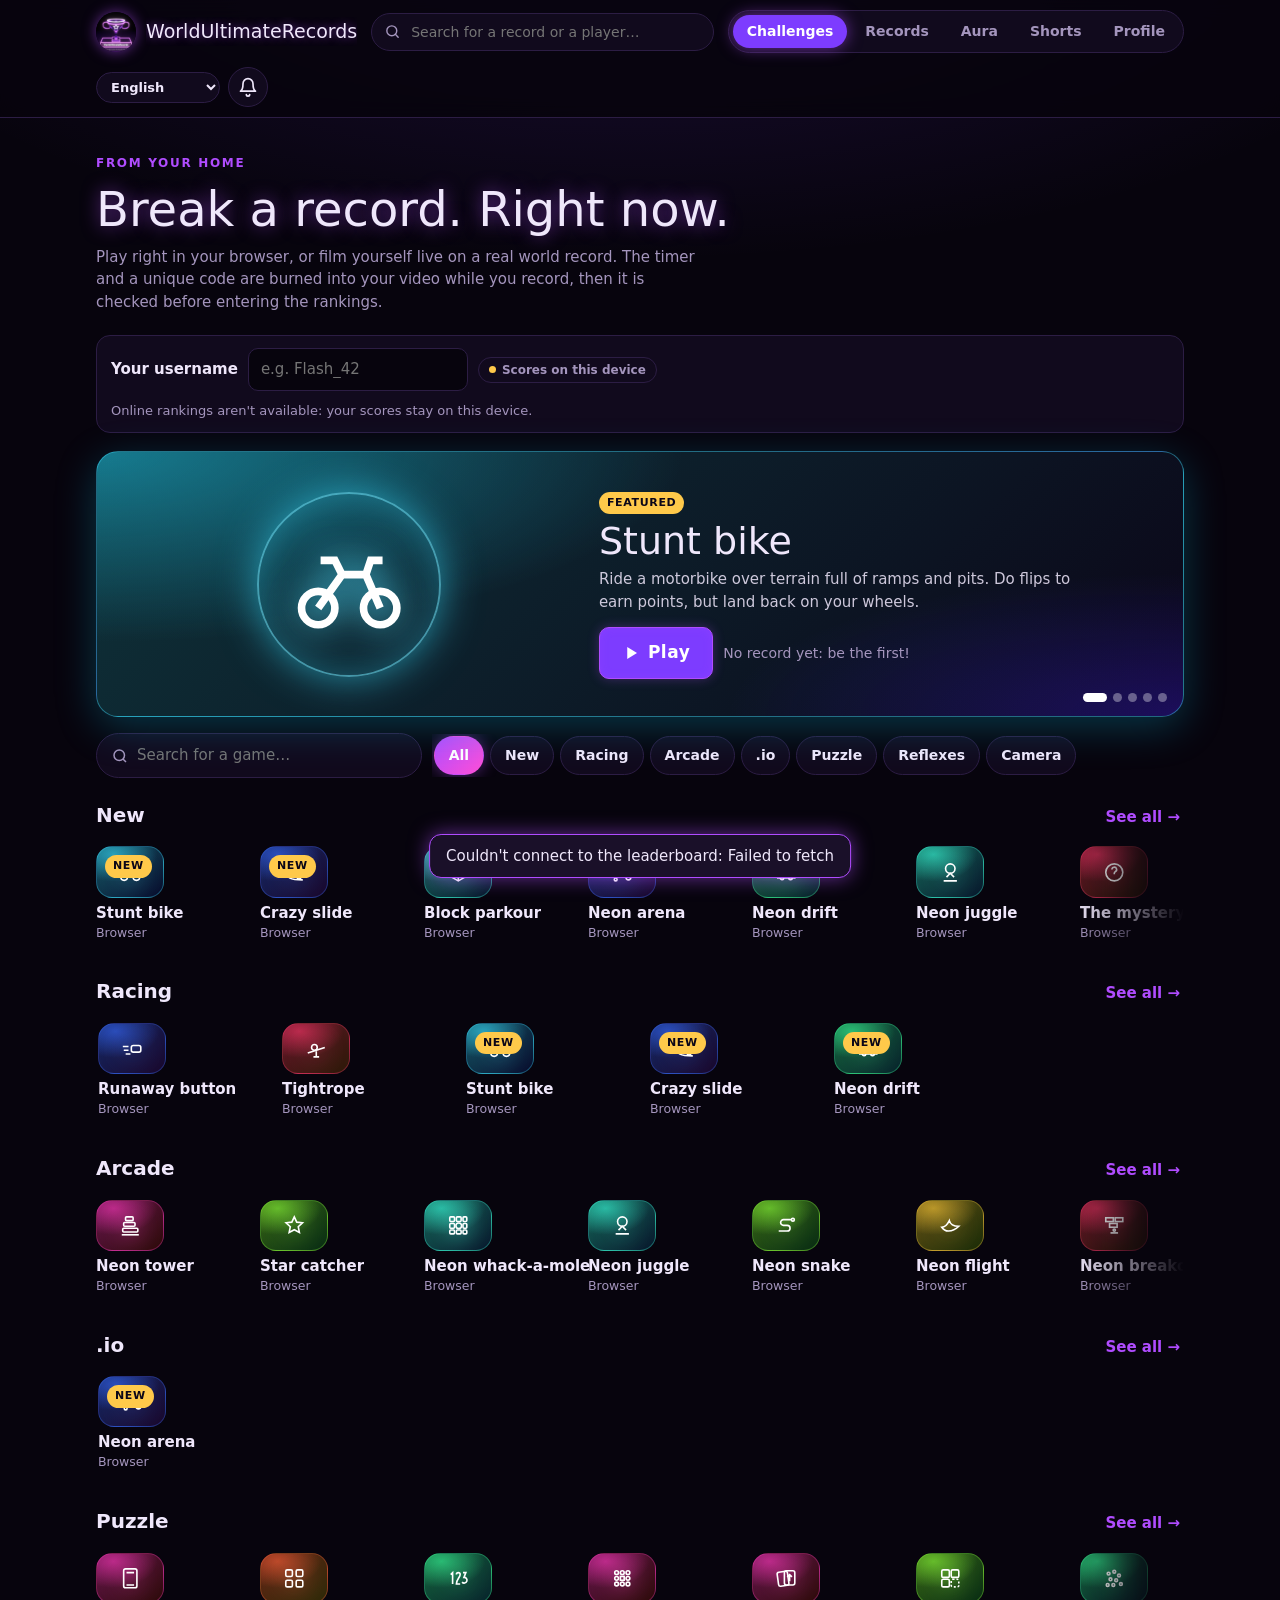
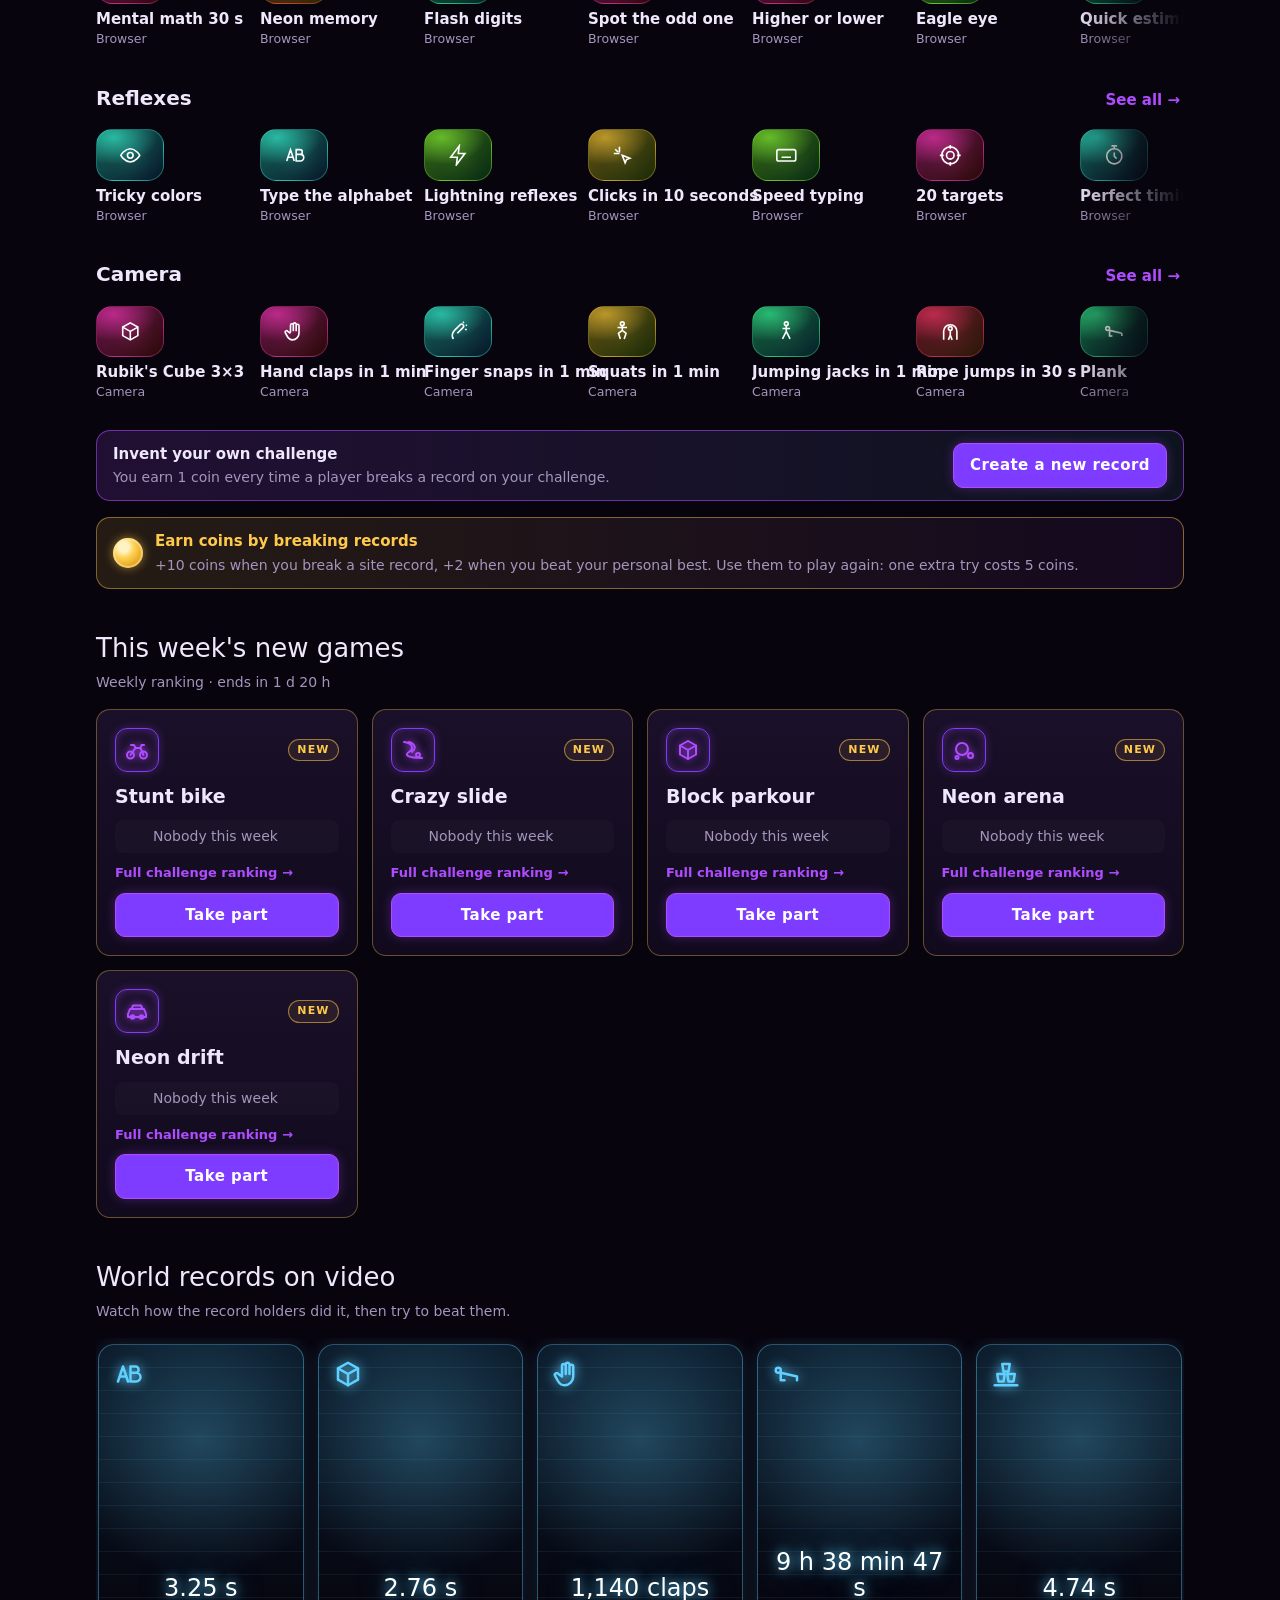
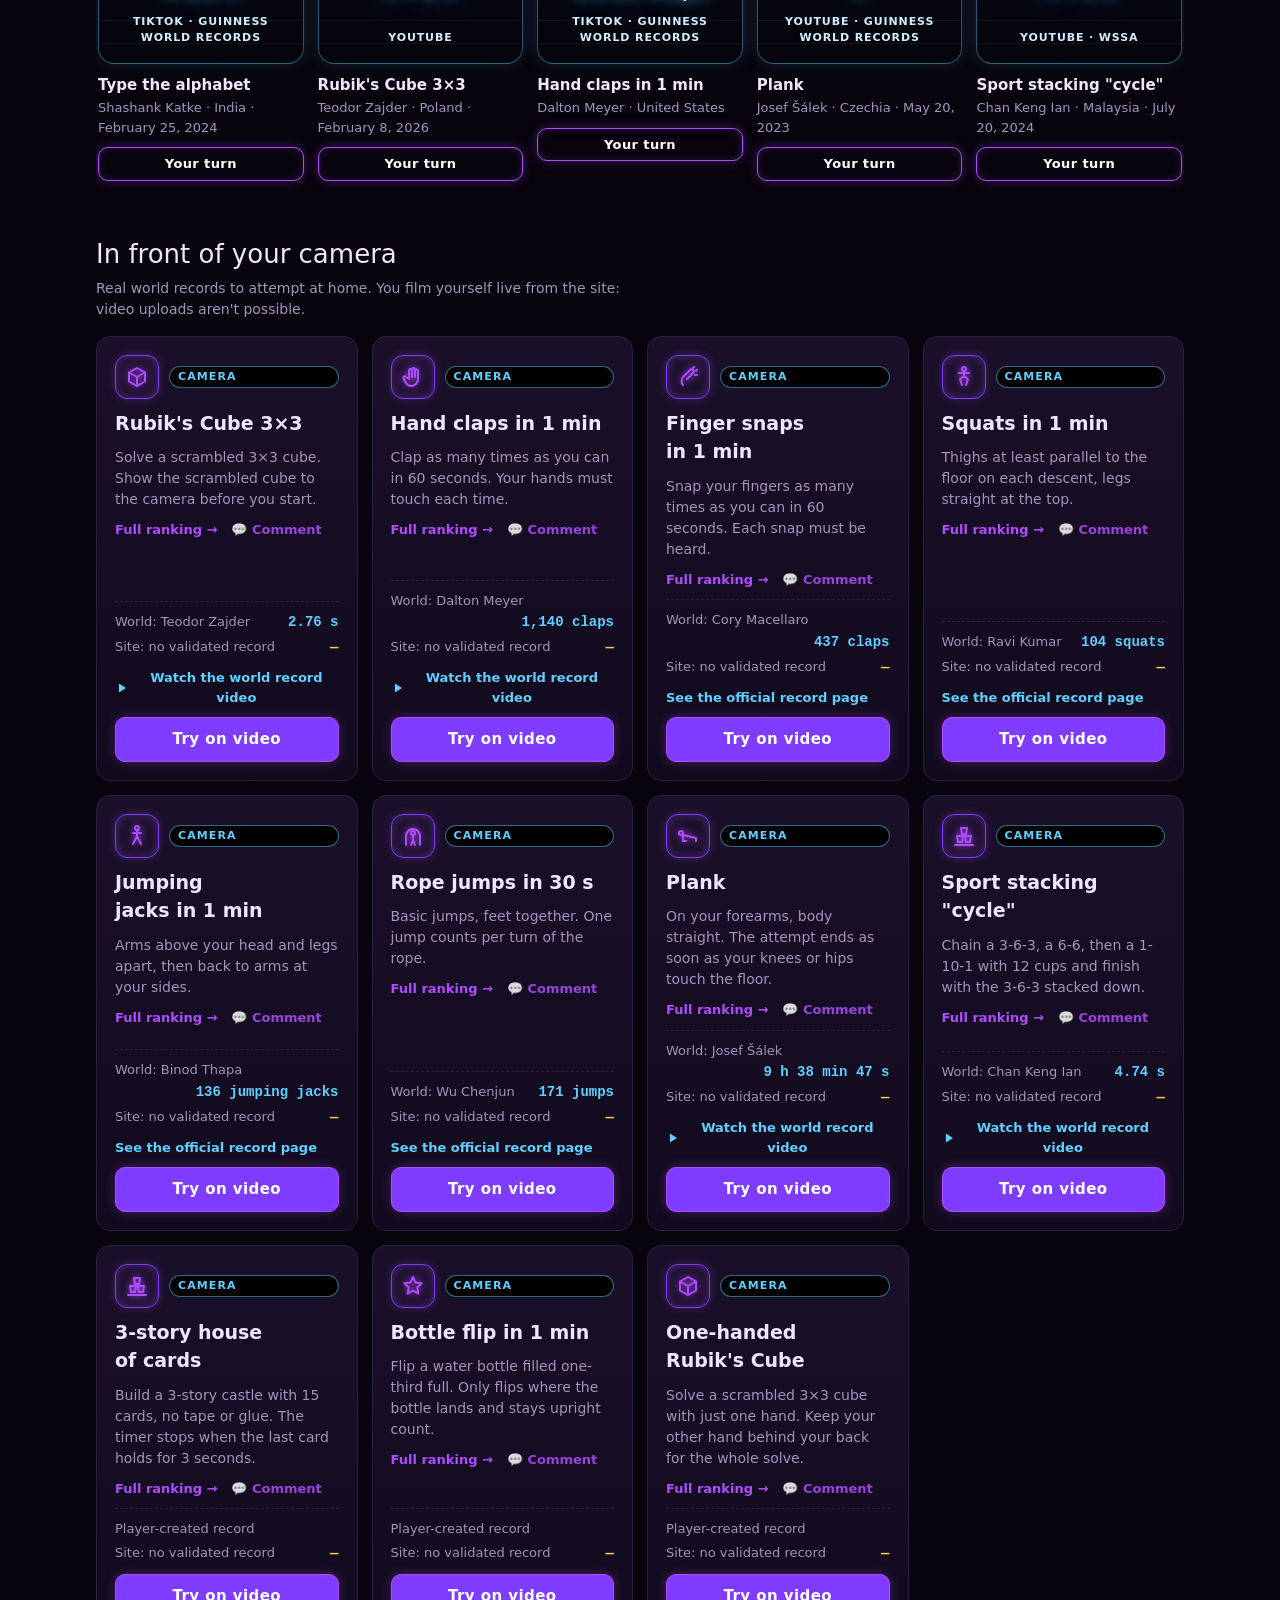
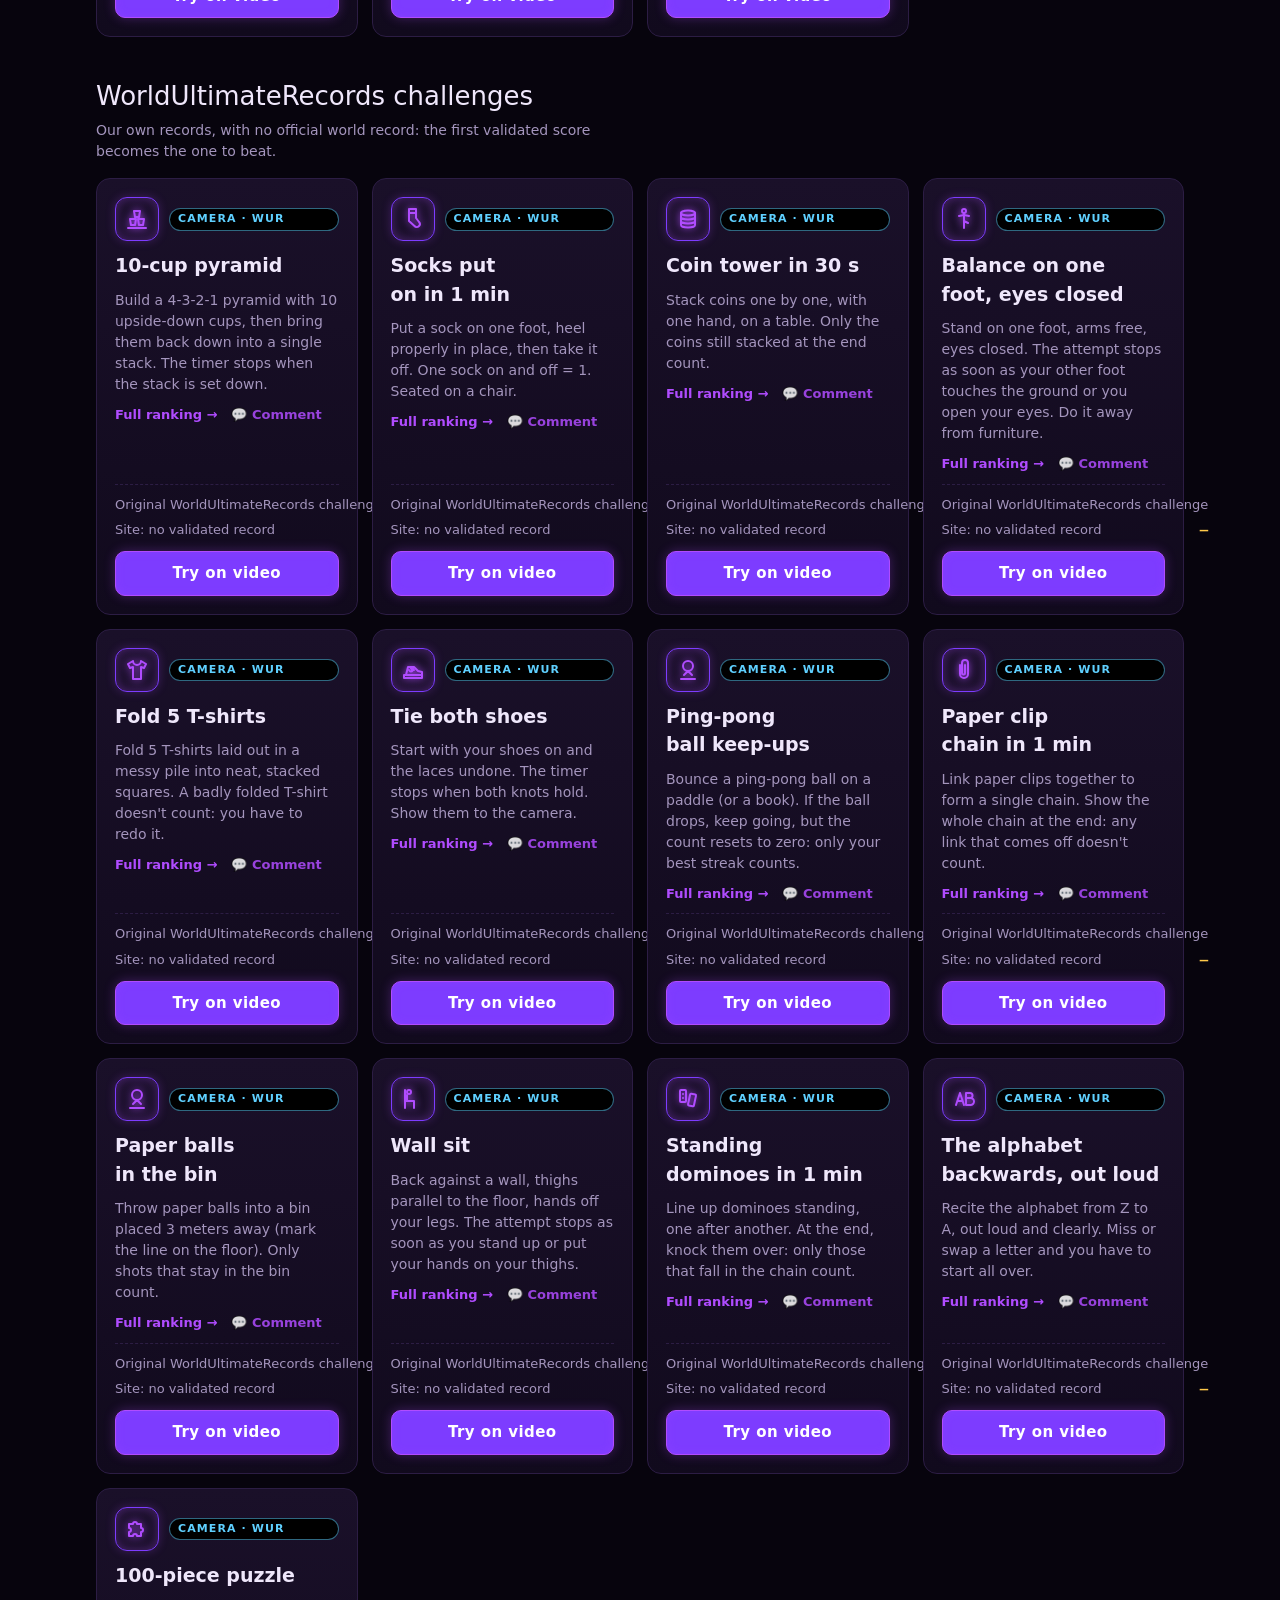
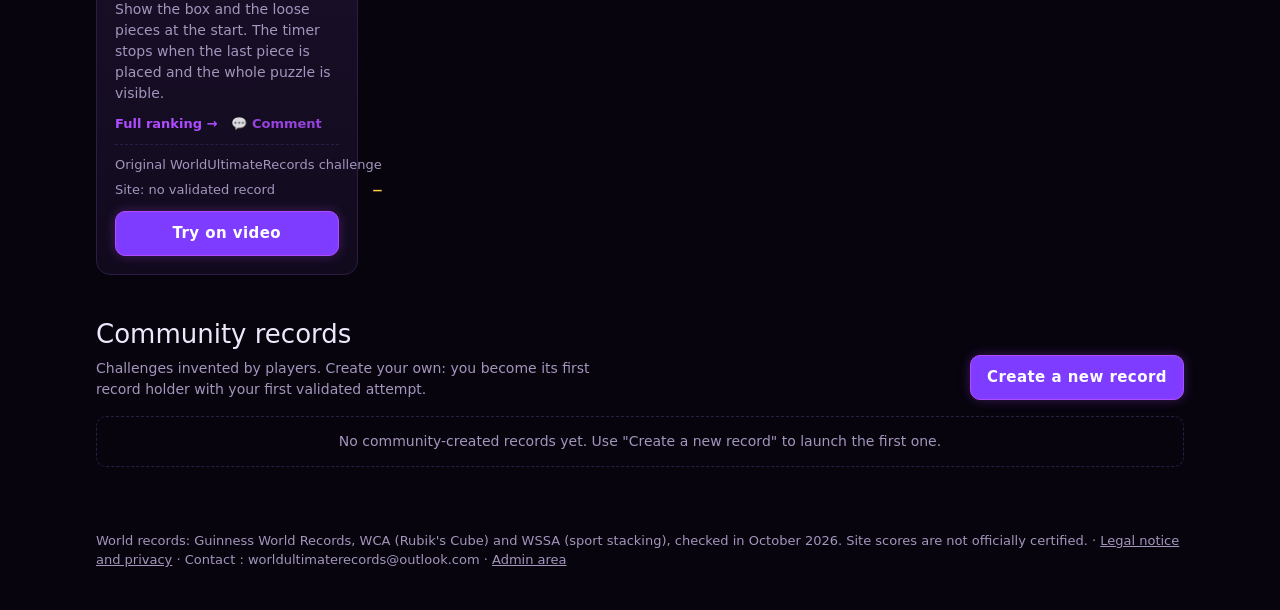
<file: index.html>
<!doctype html>
<html lang="fr">
<head>
<meta charset="utf-8">
<meta http-equiv="Content-Security-Policy" content="default-src 'self'; script-src 'self' https://challenges.cloudflare.com; style-src 'self' 'unsafe-inline' https://fonts.googleapis.com; font-src 'self' https://fonts.gstatic.com data:; img-src 'self' data: blob: https://*.supabase.co; media-src 'self' blob: https://*.supabase.co; connect-src 'self' https://*.supabase.co wss://*.supabase.co https://challenges.cloudflare.com; frame-src https://www.youtube-nocookie.com https://www.youtube.com https://www.tiktok.com https://challenges.cloudflare.com; worker-src 'self' blob:; object-src 'none'; base-uri 'self'; form-action 'self'; upgrade-insecure-requests">
<meta name="referrer" content="strict-origin-when-cross-origin">
<meta name="viewport" content="width=device-width,initial-scale=1,viewport-fit=cover">
<title>WorldUltimateRecords</title>
<meta name="description" content="Bats des records depuis chez toi : défis dans le navigateur, défis filmés en direct avec chrono incrusté, vrais records du monde en vidéo.">
<meta name="theme-color" content="#07040d">
<meta property="og:title" content="WorldUltimateRecords">
<meta property="og:description" content="Bats des records depuis chez toi et compare-toi aux records du monde.">
<meta property="og:image" content="img/partage.jpg">
<link rel="icon" href="img/logo.jpg">
<link rel="apple-touch-icon" href="img/logo-512.png">
<link rel="preconnect" href="https://fonts.googleapis.com">
<link rel="preconnect" href="https://fonts.gstatic.com" crossorigin>
<link rel="stylesheet" href="https://fonts.googleapis.com/css2?family=Tilt+Neon&family=Chakra+Petch:wght@400;500;600;700&family=JetBrains+Mono:wght@500;700&display=swap">
<link rel="stylesheet" href="styles.css?v=20261122d">
</head>
<body>
<header class="top">
  <div class="top-in">
    <a class="brand" href="#defis"><img src="img/logo.jpg" alt=""><b>WorldUltimateRecords</b></a>
    <div class="topsearch" role="search">
      <svg viewBox="0 0 24 24" aria-hidden="true"><circle cx="11" cy="11" r="7"/><path d="M20 20l-4-4"/></svg>
      <input id="topQ" type="search" placeholder="Rechercher un record ou un joueur…" aria-label="Rechercher un record ou un joueur" autocomplete="off" aria-controls="topRes" aria-expanded="false">
      <div class="topres" id="topRes" hidden></div>
    </div>
    <nav class="tabs" aria-label="Sections">
      <a href="#defis" data-tab="defis">Défis</a>
      <a href="#records" data-tab="records">Records</a>
      <a href="#aura" data-tab="aura">Aura</a>
      <a href="#shorts" data-tab="shorts">Shorts</a>
      <a href="#profil" data-tab="profil">Profil</a>
    </nav>
    <div class="top-actions">
      <a class="coinpill" id="coinPill" href="#profil" title="Mes pièces" hidden><span class="coin-ic" aria-hidden="true"></span><b id="coinCount" class="num">0</b></a>
      <a class="btn sm subscribe" id="subBtn" href="#" target="_blank" rel="noopener" hidden>S'abonner</a>
      <button class="bellbtn" id="bell" type="button" aria-label="Notifications" aria-expanded="false" aria-controls="notifPanel"><svg viewBox="0 0 24 24" aria-hidden="true"><path d="M6 8a6 6 0 0 1 12 0c0 7 3 9 3 9H3s3-2 3-9M10 21a2 2 0 0 0 4 0"/></svg><span class="bcount" id="bellCount" hidden>0</span></button>
      <div class="notif-panel" id="notifPanel" hidden><p class="eyebrow" style="padding:10px 12px 0">Notifications</p><div id="notifList"></div></div>
    </div>
  </div>
</header>
<div class="setup-wrap"><div class="setup" id="setupNote" hidden>Mode démo : Supabase n'est pas encore configuré (fichier config.js). Les scores restent sur cet appareil.</div></div>

<main>
  <section id="defis" class="view">
    <p class="eyebrow">Depuis chez toi</p>
    <h1>Bats un record. Maintenant.</h1>
    <p class="lede">Joue directement dans ton navigateur, ou filme-toi en direct sur un vrai record du monde. Le chrono et un code unique sont incrustés dans ta vidéo pendant l'enregistrement, puis elle est vérifiée avant d'entrer au classement.</p>
    <div class="player">
      <label for="pseudo">Ton pseudo</label>
      <input id="pseudo" class="field" maxlength="24" placeholder="ex. Flash_42" autocomplete="nickname">
      <span id="syncPill" class="status-pill"><i></i><span>Connexion…</span></span>
      <span class="note" id="syncNote">Ton pseudo apparaît à côté de tes scores dans les classements.</span>
    </div>

    <div class="portal" id="portal">
      <div class="pfeat" id="pFeat"></div>
      <div class="ptools">
        <div class="psearch"><svg viewBox="0 0 24 24" aria-hidden="true"><circle cx="11" cy="11" r="7"/><path d="M20 20l-4-4"/></svg><input id="pSearch" type="search" placeholder="Rechercher un jeu…" aria-label="Rechercher un jeu" autocomplete="off"></div>
        <div class="pcats" id="pCats" role="tablist" aria-label="Catégories de jeux"></div>
      </div>
      <div id="pRows"></div>
    </div>

    <div class="createtop"><p><b>Invente ton propre défi</b><span>Tu gagnes 1 pièce chaque fois qu'un joueur bat un record sur ton défi.</span></p><button class="btn solid" type="button" id="openCreateTop">Créer un nouveau record</button></div>

    <div class="coinsinfo"><span class="coin-ic" aria-hidden="true"></span><p><b>Gagne des pièces en battant des records</b><span>+10 pièces quand tu bats un record du site, +2 quand tu bats ton record perso. Utilise-les pour rejouer : un essai en plus coûte 5 pièces.</span></p></div>

    <div class="sec-head"><div><h2>Les nouveaux jeux de la semaine</h2><p id="weekLeft"></p></div></div>
    <div class="grid" id="weekly"></div>


    <div id="channelSec" hidden>
      <div class="sec-head"><div><h2>Sur la chaîne WorldUltimateRecords</h2><p>Les derniers Shorts de la chaîne. Abonne-toi pour ne rater aucun record.</p></div>
        <a class="btn solid" id="channelLink" href="#" target="_blank" rel="noopener">S'abonner à la chaîne</a></div>
      <div class="vids" id="shortsList"></div>
    </div>

    <div class="sec-head"><div><h2>Les records du monde en vidéo</h2><p>Regarde comment les recordmen ont fait, puis tente de les battre.</p></div></div>
    <div class="vids" id="vids"></div>

    <div class="sec-head"><div><h2>Devant ta caméra</h2><p>De vrais records du monde, à tenter chez toi. Tu te filmes en direct depuis le site : l'import de vidéo n'est pas possible.</p></div></div>
    <div class="grid" id="gridCam"></div>

    <div class="sec-head"><div><h2>Les défis WorldUltimateRecords</h2><p>Nos records maison, sans record du monde officiel : le premier score validé devient la référence à battre.</p></div></div>
    <div class="grid" id="gridWur"></div>

    <div class="sec-head"><div><h2>Records de la communauté</h2><p>Des défis inventés par les joueurs. Crée le tien : tu en deviens le premier recordman dès ta première tentative validée.</p></div>
      <button class="btn solid" id="openCreate" aria-expanded="false" aria-controls="createForm">Créer un nouveau record</button></div>
    <form class="create" id="createForm" hidden>
      <label class="full">Nom du record<input class="field" id="cName" maxlength="60" required placeholder="ex. Plus de chaussettes enfilées en 1 minute"></label>
      <label class="full">Règles<textarea class="field" id="cDesc" maxlength="240" rows="2" required placeholder="Ce qui compte, ce qui est interdit, comment filmer."></textarea></label>
      <label>Type de mesure
        <select class="field" id="cMode">
          <option value="count">Le plus de répétitions en un temps donné</option>
          <option value="time">Le temps le plus court</option>
          <option value="hold">La durée la plus longue</option>
        </select></label>
      <label id="cWinWrap">Durée de l'épreuve
        <select class="field" id="cWin"><option value="30">30 secondes</option><option value="60" selected>1 minute</option><option value="120">2 minutes</option></select></label>
      <label id="cUnitWrap">Ce qu'on compte<input class="field" id="cUnit" maxlength="20" placeholder="ex. chaussettes"></label>
      <div class="full row" style="justify-content:flex-start"><button class="btn solid" type="submit" id="cSubmit">Publier ce record</button><button class="btn ghost" type="button" id="cCancel">Annuler</button><span class="msg" id="cMsg"></span></div>
    </form>
    <div class="grid" id="gridCustom"></div>
  </section>

  <section id="records" class="view" hidden>
    <p class="eyebrow">Classements</p>
    <h1>Records actuels et tentatives</h1>
    <div class="search"><input id="q" class="field" type="search" placeholder="Rechercher un joueur ou un défi…" aria-label="Rechercher un joueur ou un défi"></div>
    <div class="chips" id="chips"></div>
    <div class="mod" id="modPanel" hidden>
      <h2>Vidéos à vérifier</h2>
      <p class="msg">Section réservée à l'administrateur. Vérifie que le code est lisible, que le chrono correspond et que la personne filmée est d'accord, puis valide ou refuse. Une vidéo refusée est supprimée.</p>
      <div class="mod-list" id="modPending"></div>
      <h2 style="margin-top:24px">Signalements</h2>
      <p class="msg">Une vidéo signalée 3 fois est masquée automatiquement. Rétablis-la ou supprime-la.</p>
      <div class="mod-list" id="modFlagged"></div>
    </div>
    <div class="recgrid" id="boards"></div>
    <div class="section-gap">
      <h2>Toutes les tentatives</h2>
      <div class="tablewrap"><table>
        <thead><tr><th>Quand</th><th>Joueur</th><th>Défi</th><th class="r">Score</th><th>Statut</th></tr></thead>
        <tbody id="attemptRows"></tbody>
      </table></div>
    </div>
  </section>

  <section id="aura" class="view" hidden>
    <p class="eyebrow">Battles d'aura</p>
    <h1>Qui a le plus d'aura ?</h1>
    <p class="lead">Poste une vidéo sur le thème de ton choix, du moment que tu y gagnes ou y perds de l'aura, ou défie quelqu'un en duel. La communauté vote : chaque vote compte <b class="aurapts">100 aura</b>.</p>
    <div class="row" style="justify-content:flex-start">
      <button class="btn solid" data-auranew="solo">Poster un moment d'aura</button>
      <button class="btn solid gold" data-auranew="duel">Lancer un duel</button>
    </div>
    <h2 class="section-gap">Les façons de gagner ou perdre de l'aura</h2>
    <p class="msg">Vote 👍 pour celles que tu trouves les plus justes : les plus votées montent en haut de la liste. 🎬 pour te filmer en train de la réaliser.</p>
    <div class="auraguide">
      <div class="auracol gain"><h2>Gagner de l'aura</h2><ul id="auraGain"></ul></div>
      <div class="auracol loss"><h2>Perdre de l'aura</h2><ul id="auraLoss"></ul></div>
    </div>
    <p class="msg">Pas de danger et pas de moquerie : une vidéo qui met quelqu'un en danger, l'humilie ou le filme sans son accord est refusée.</p>
    <div class="section-gap" id="ideasSec"><h2>Propose ta façon</h2>
      <p class="msg">Une idée de façon de gagner ou de perdre de l'aura ? Propose-la : une fois validée, elle s'ajoute aux listes ci-dessus et tout le monde peut voter.</p>
      <form class="ideaform" id="ideaForm">
        <div class="ideasign"><label><input type="radio" name="ideaSign" value="+" checked> Gagner</label><label><input type="radio" name="ideaSign" value="-"> Perdre</label></div>
        <select id="ideaPts" class="field" aria-label="Points d'aura"><option>1000</option><option>900</option><option>800</option><option>700</option><option>600</option><option selected>500</option><option>400</option><option>300</option><option>200</option><option>100</option></select>
        <input id="ideaText" class="field" maxlength="90" placeholder="ex. Garder son calme pendant l'alarme incendie">
        <button class="btn solid" type="submit">Proposer</button>
      </form>
      <p class="msg" id="ideaMsg"></p>
      <div id="auraIdeas"></div>
    </div>
    <div class="mod" id="auraMod" hidden></div>
    <div class="section-gap"><h2>Duels en cours · vote !</h2><p class="msg">Un vote par battle, modifiable. Les votes restent ouverts 7 jours.</p><div class="auragrid duels" id="auraDuels"></div></div>
    <div class="section-gap"><h2>Duels ouverts · relève le défi</h2><p class="msg">Réponds avec ta propre vidéo : le premier qui relève le duel devient l'adversaire.</p><div class="auragrid" id="auraOpen"></div></div>
    <div class="section-gap"><h2>Moments d'aura</h2>
      <div class="chips"><button class="chip" data-aurasort="top">Les plus votés</button><button class="chip" data-aurasort="new">Les plus récents</button></div>
      <div class="auragrid" id="auraSolo"></div></div>
    <div class="section-gap"><h2>Hall of aura</h2><div class="aurahall" id="auraHall"></div></div>
    <div class="section-gap"><h2>Battles terminées</h2><div class="auragrid duels" id="auraEnded"></div></div>
  </section>

  <section id="profil" class="view" hidden>
    <div id="profileBox"></div>
  </section>

  <section id="classement" class="view" hidden>
    <div id="rankBox"></div>
    <div id="cmtBox"></div>
  </section>

  <section id="ligue" class="view" hidden>
    <div id="leagueBox"></div>
  </section>

  <section id="legal" class="view legal" hidden>
    <p class="eyebrow">Informations</p>
    <h1>Mentions légales et confidentialité</h1>
    <h2>Éditeur du site</h2>
    <p>WorldUltimateRecords est édité par <b data-cfg="editor"></b><span data-cfg="siret"></span>. Contact : <b data-cfg="mail"></b>.</p>
    <h2>Hébergement</h2>
    <p>Site hébergé par GitHub, Inc., 88 Colin P. Kelly Jr. Street, San Francisco, CA 94107, États-Unis (GitHub Pages). Scores, profils et vidéos stockés chez Supabase, Inc. (supabase.com), sur des serveurs situés dans l'Union européenne.</p>
    <h2>Données collectées</h2>
    <ul>
      <li><b>Un identifiant anonyme</b>, créé automatiquement à ta première visite, pour relier tes scores à ton pseudo.</li>
      <li><b>Ton pseudo, tes scores et les records que tu crées</b>, affichés publiquement.</li>
      <li><b>Les vidéos de tes tentatives</b>, uniquement si tu les envoies. Elles sont publiques une fois envoyées, et vérifiées par l'administrateur.</li>
      <li><b>Ton adresse e-mail</b>, uniquement si tu choisis de protéger ton compte. Elle n'est jamais affichée ni transmise.</li>
      <li><b>Tes signalements</b>, visibles seulement par toi et l'administrateur.</li>
      <li><b>Tes commentaires</b>, affichés publiquement sous les défis avec ton pseudo. Tu peux les supprimer à tout moment.</li>
      <li><b>Tes pièces</b> : leur nombre et l'historique de ce qui t'en a fait gagner ou dépenser. Ce sont des pièces de jeu, sans valeur en argent.</li>
      <li><b>Des statistiques de visite anonymes</b> : pages ouvertes, parties jouées, type d'appareil et site d'origine, pour améliorer le jeu. Elles ne sont ni vendues, ni utilisées pour de la publicité.</li>
    </ul>
    <p>Ces données servent uniquement à faire fonctionner et à améliorer le site. Elles ne sont ni vendues, ni utilisées pour de la publicité. Elles sont conservées jusqu'à ce que tu les supprimes, ou jusqu'à leur suppression par l'administrateur.</p>
    <h2>Mineurs</h2>
    <p>En France, un mineur de moins de 15 ans ne peut publier une vidéo de lui qu'avec l'accord d'un parent. Avant chaque envoi, tu dois confirmer avoir 15 ans ou plus, ou l'accord d'un parent. Un parent peut demander la suppression d'une vidéo à tout moment à l'adresse de contact : elle est supprimée sans justificatif.</p>
    <h2>Tes droits</h2>
    <p>Tu peux consulter, modifier ou supprimer tes données à tout moment depuis <a href="#profil">ton profil</a> (bouton « Supprimer mon compte »). Pour toute autre demande (accès, rectification, opposition), écris à l'adresse de contact. Si tu n'obtiens pas de réponse, tu peux saisir la CNIL (cnil.fr).</p>
    <h2>Cookies et stockage</h2>
    <p>Le site n'utilise aucun cookie publicitaire. Il compte ses visites et ses parties de façon anonyme, sans outil extérieur. Il enregistre dans ton navigateur ta session et ton pseudo, nécessaires au fonctionnement. Les vidéos YouTube et TikTok ne se chargent que si tu cliques dessus ; ces services peuvent alors déposer leurs propres cookies. La vérification anti-robot est assurée par Cloudflare Turnstile.</p>
    <h2>Sécurité des défis</h2>
    <p>Les défis sont conçus pour être faits chez soi sans danger. Prépare un espace dégagé, arrête-toi en cas de douleur et ne prends aucun risque pour un record. Les records du monde cités appartiennent à leurs détenteurs et organismes (Guinness World Records, WCA, WSSA) ; WorldUltimateRecords n'est affilié à aucun d'eux.</p>
  </section>

  <section id="shorts" class="view" hidden>
    <p class="feed-hint">Fais défiler vers le haut pour le suivant · touche une vidéo pour le son</p>
    <div class="feed" id="feed"></div>
  </section>
</main>
<footer class="foot">
  Records du monde : Guinness World Records, WCA (Rubik's Cube) et WSSA (sport stacking), vérifiés en octobre 2026. Les scores du site ne sont pas homologués officiellement.
  · <a href="#legal">Mentions légales et confidentialité</a> <span id="footContact"></span>
  · <button class="admin-link" id="adminBtn" type="button">Espace admin</button>
</footer>

<div class="arena" id="arena" hidden>
  <div class="arena-top"><span class="arena-ico" id="arenaIco" aria-hidden="true"></span><h2 id="arenaTitle">Défi</h2><button class="btn ghost x" id="arenaClose">Quitter</button></div>
  <div class="stage" id="stage"></div>
</div>
<div class="modal" id="modal" hidden role="dialog" aria-modal="true" aria-labelledby="modalTitle">
  <div class="modal-box">
    <div class="row"><b id="modalTitle"></b><button class="btn ghost sm" id="modalClose">Fermer</button></div>
    <div class="frame" id="modalFrame"></div>
    <div class="modalcmts" id="modalCmts" hidden></div>
    <a class="msg" id="modalLink" href="#" target="_blank" rel="noopener">La vidéo ne s'affiche pas ? Ouvre-la sur le site d'origine.</a>
  </div>
</div>
<div class="toast" id="toast" hidden></div>
<div class="captcha" id="captchaBox" hidden><div class="captcha-box"><p class="msg">Vérification anti-robot…</p><div id="captchaWidget"></div></div></div>

<script src="config.js?v=20261122d"></script>
<script src="vendor/supabase.js"></script>
<script src="app.js?v=20261122d"></script>
<script src="i18n.js?v=20261122d"></script>
</body>
</html>
</file>
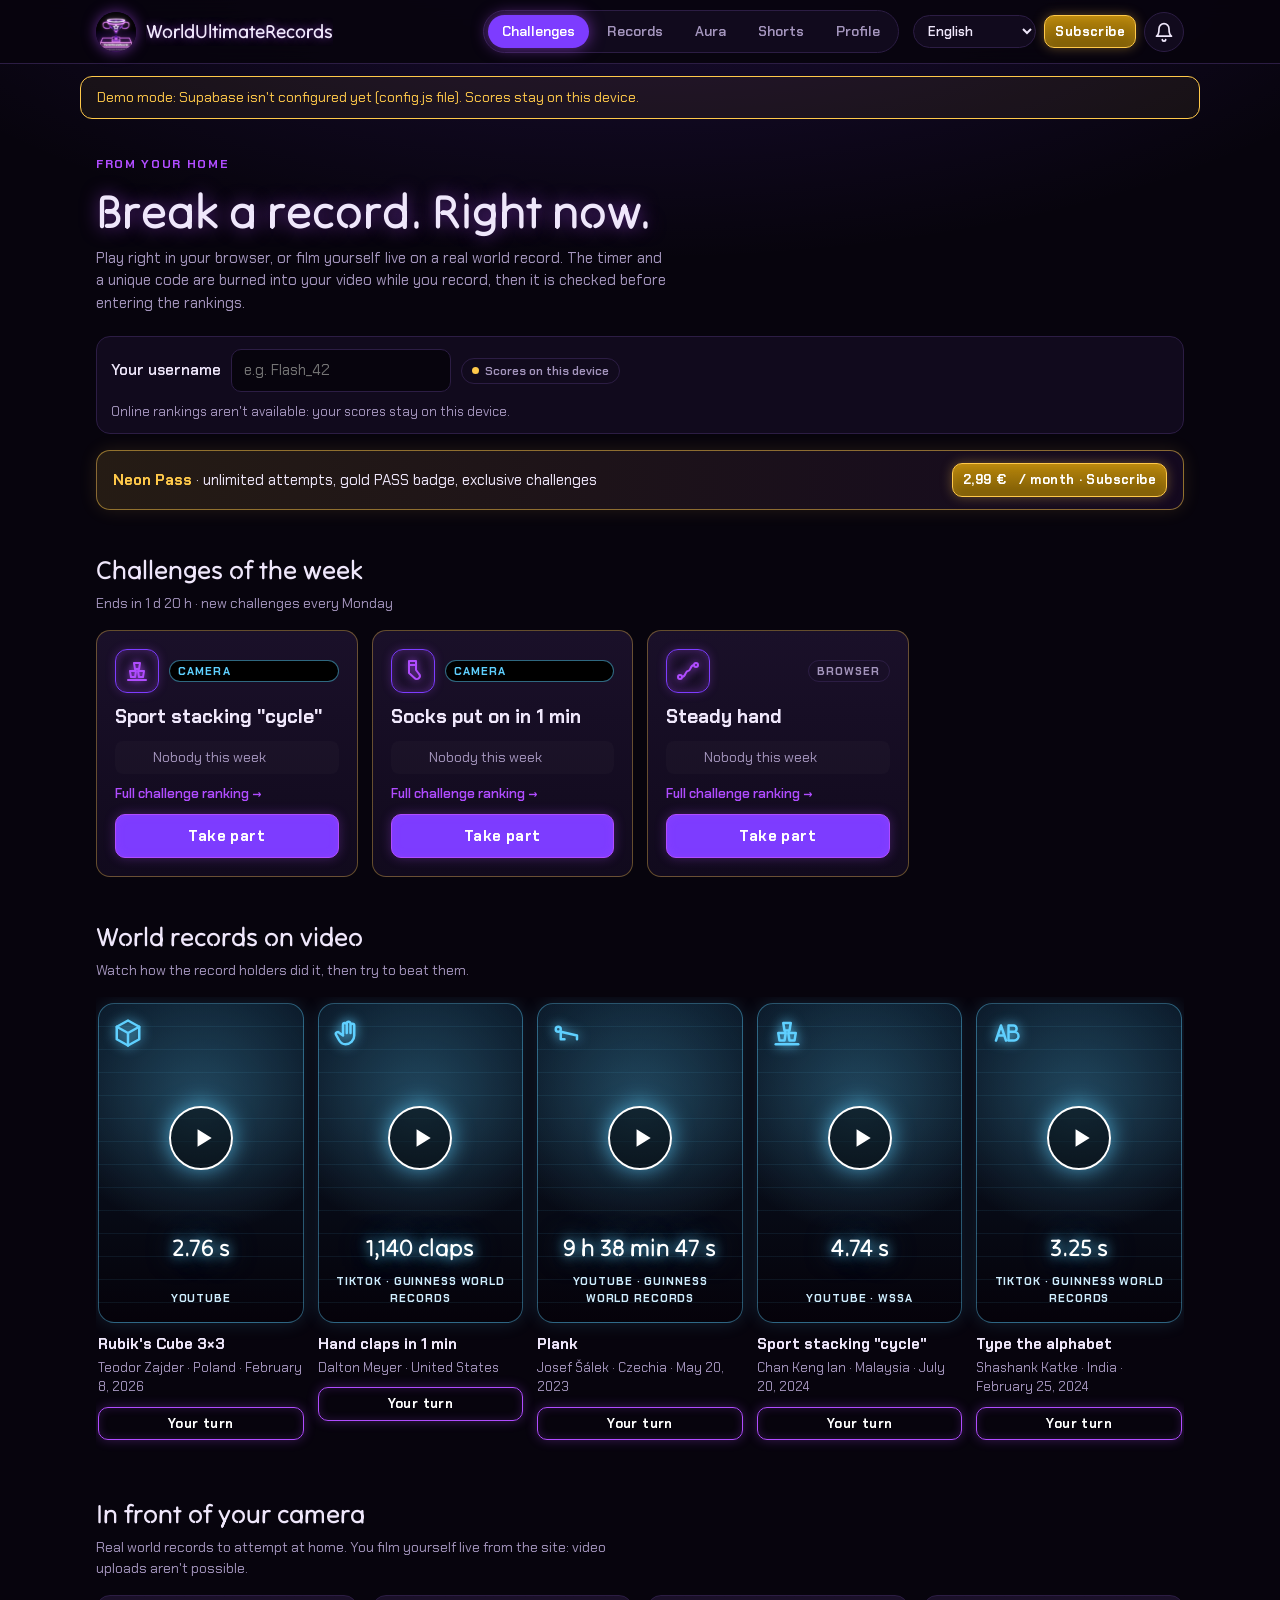
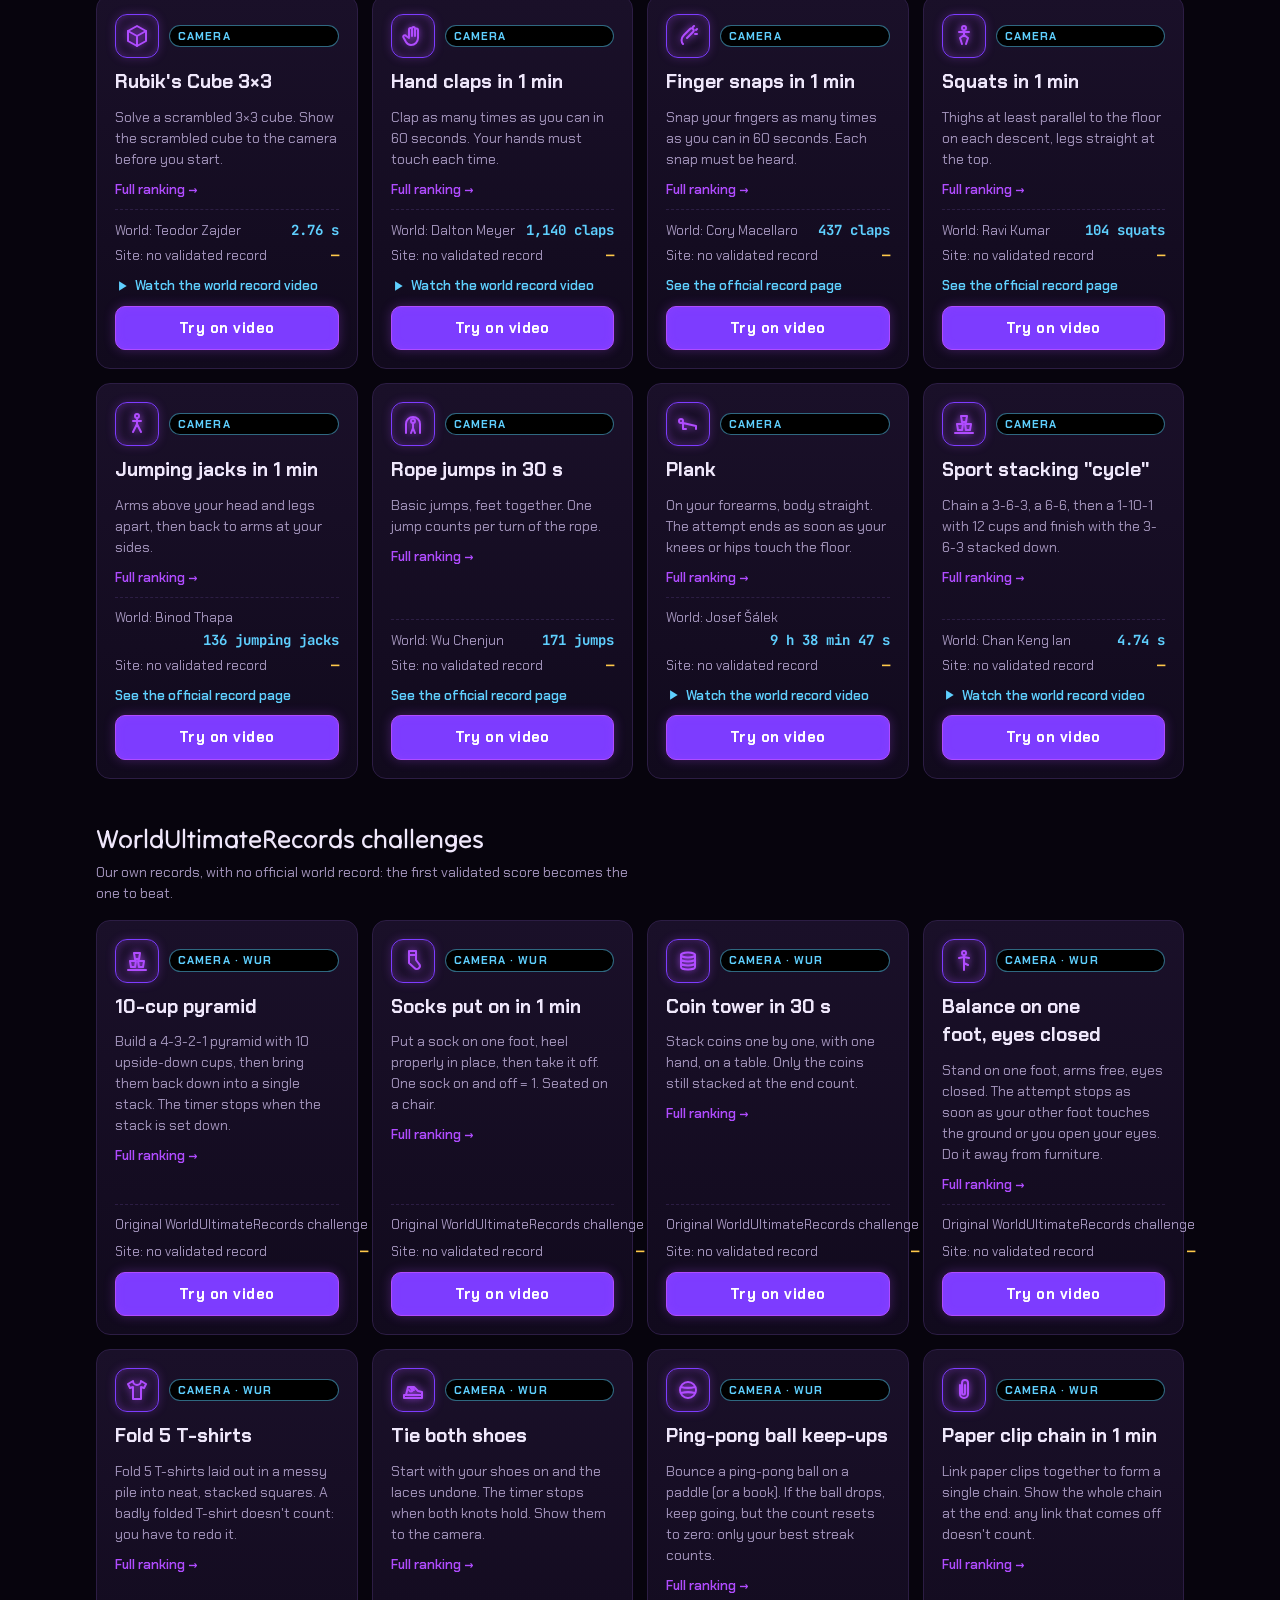
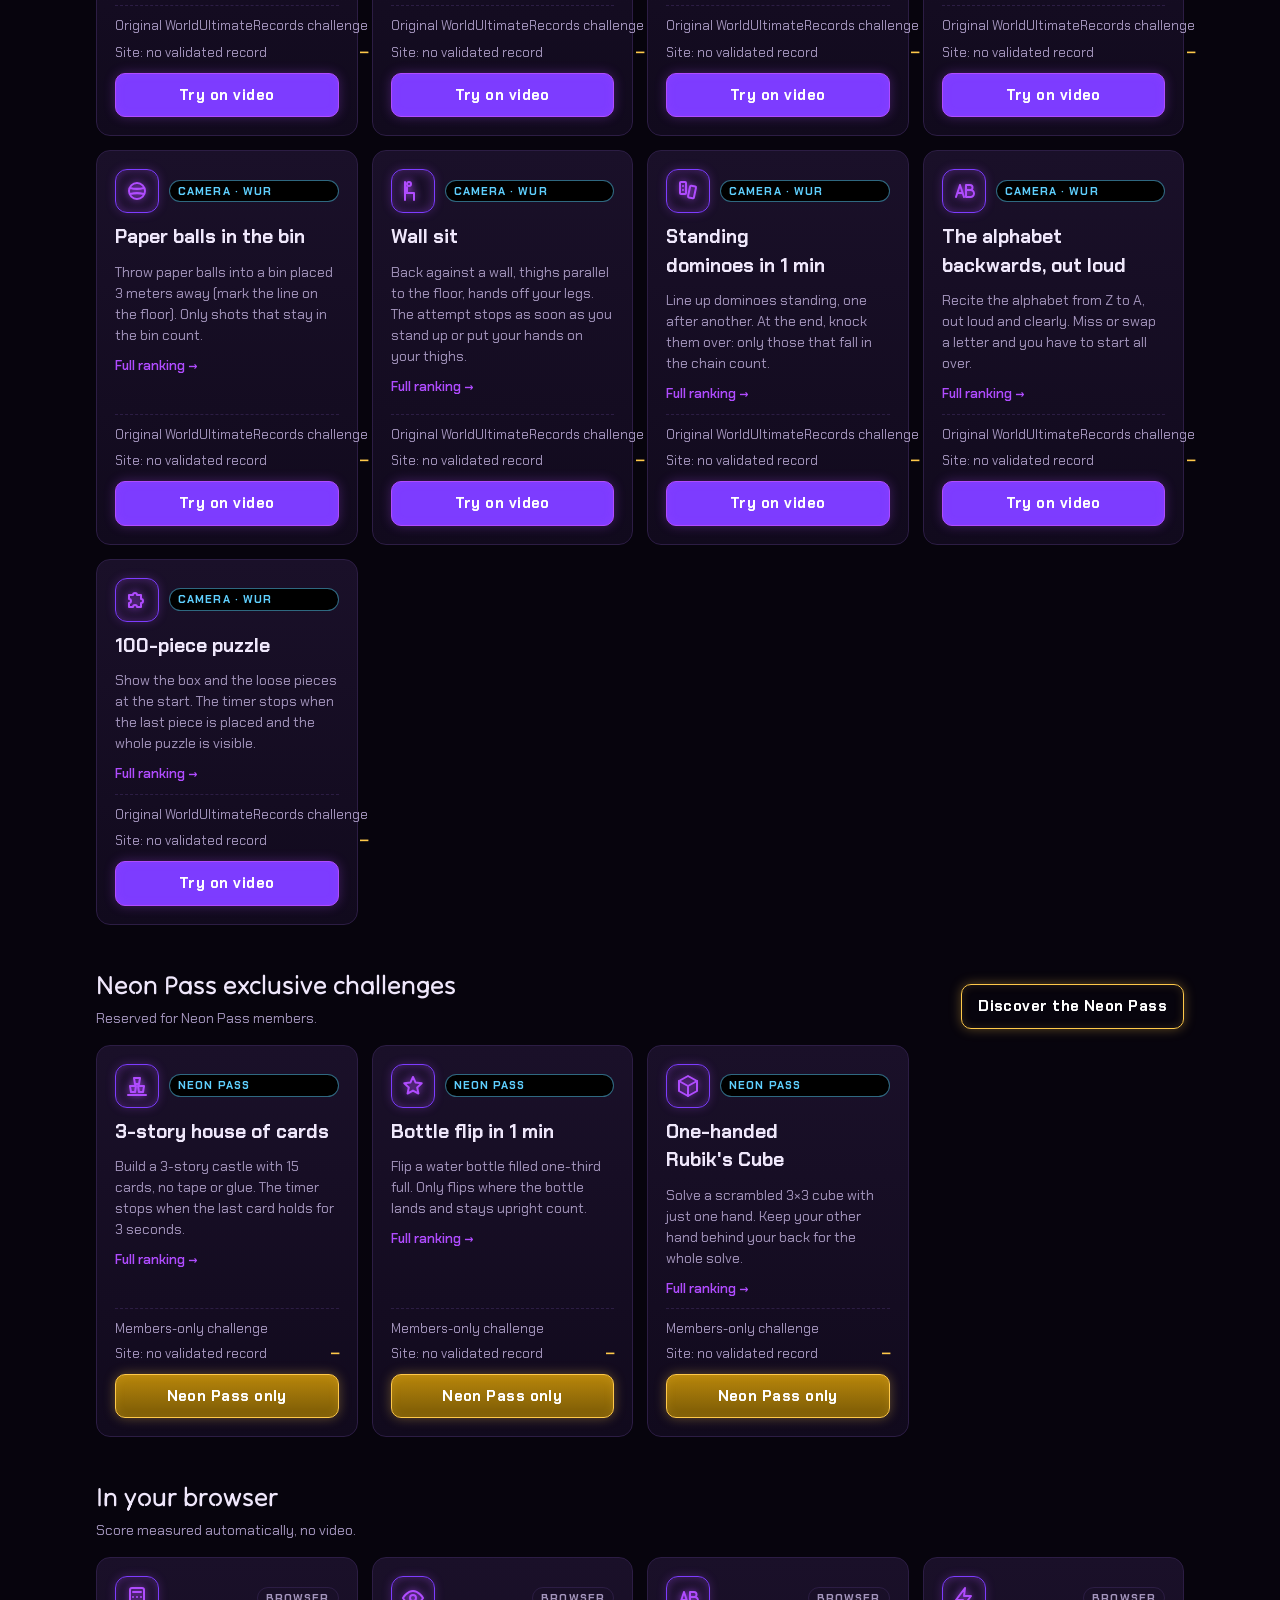
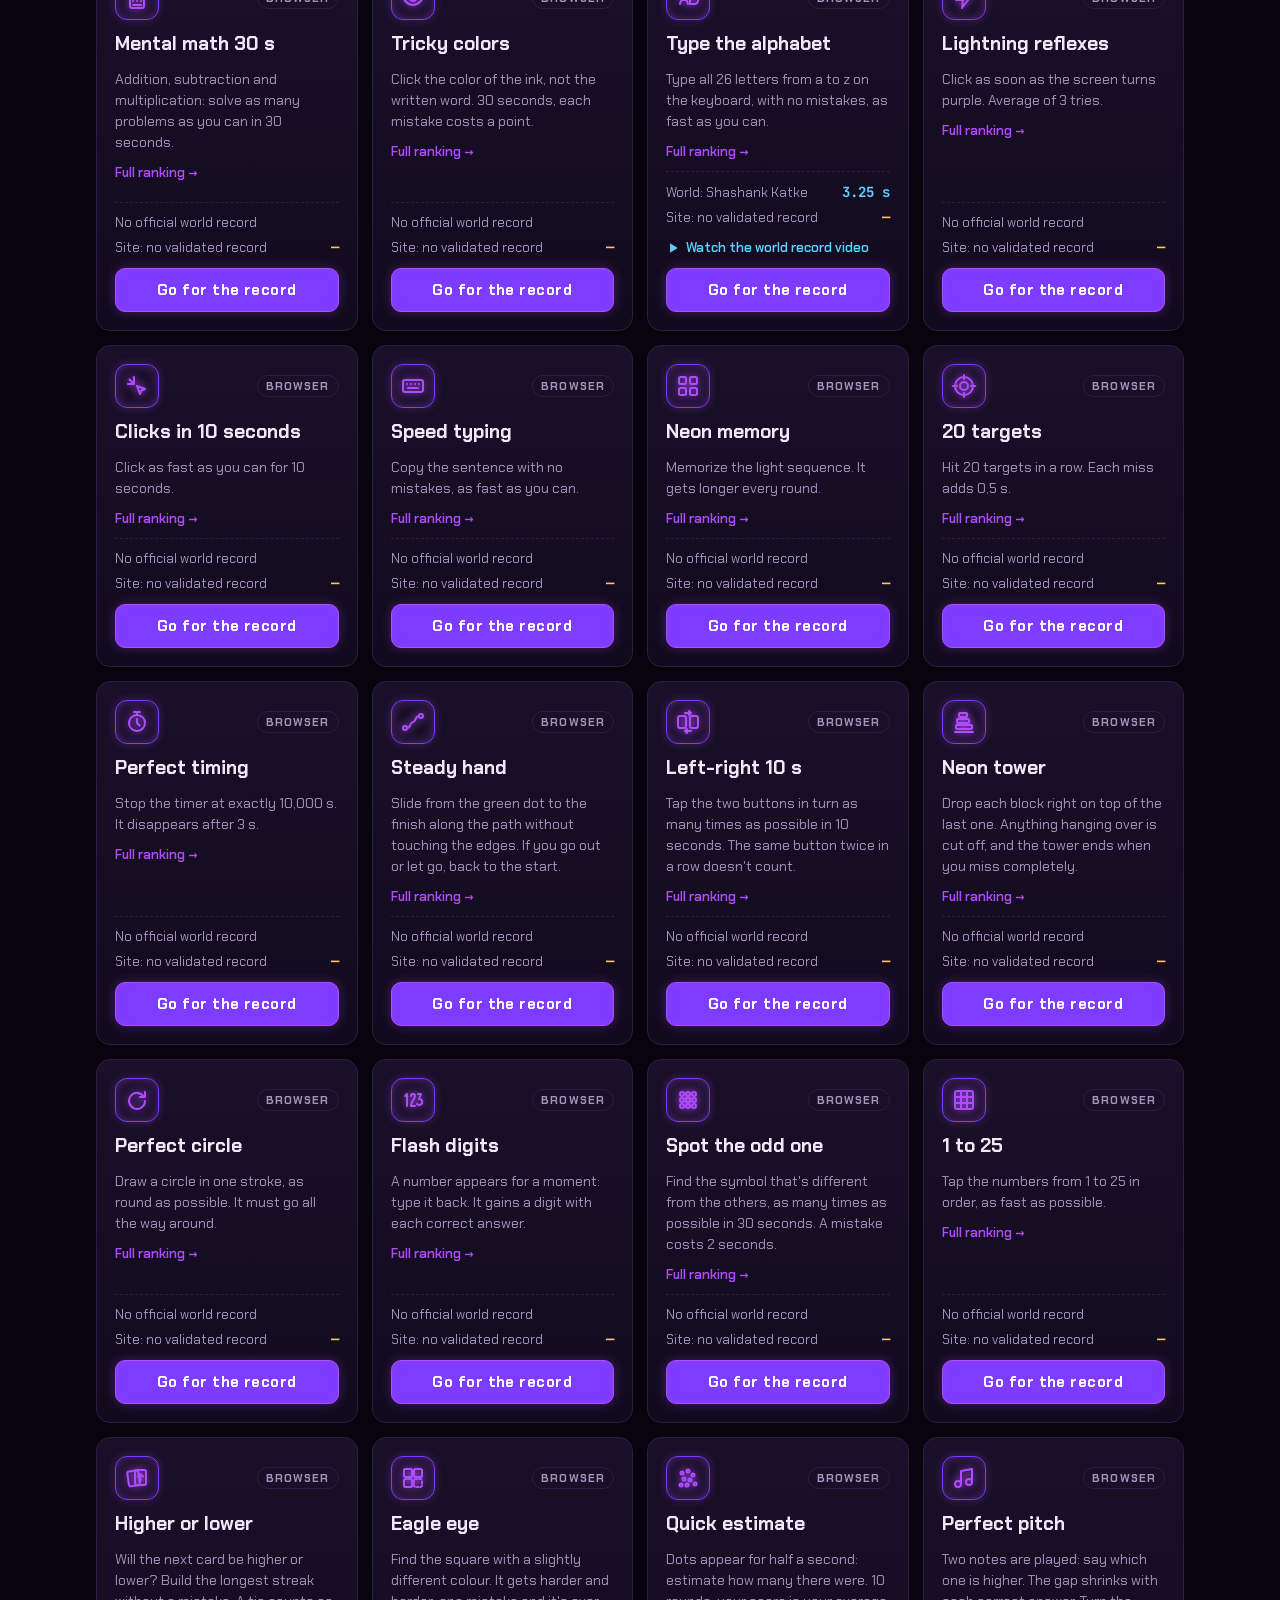
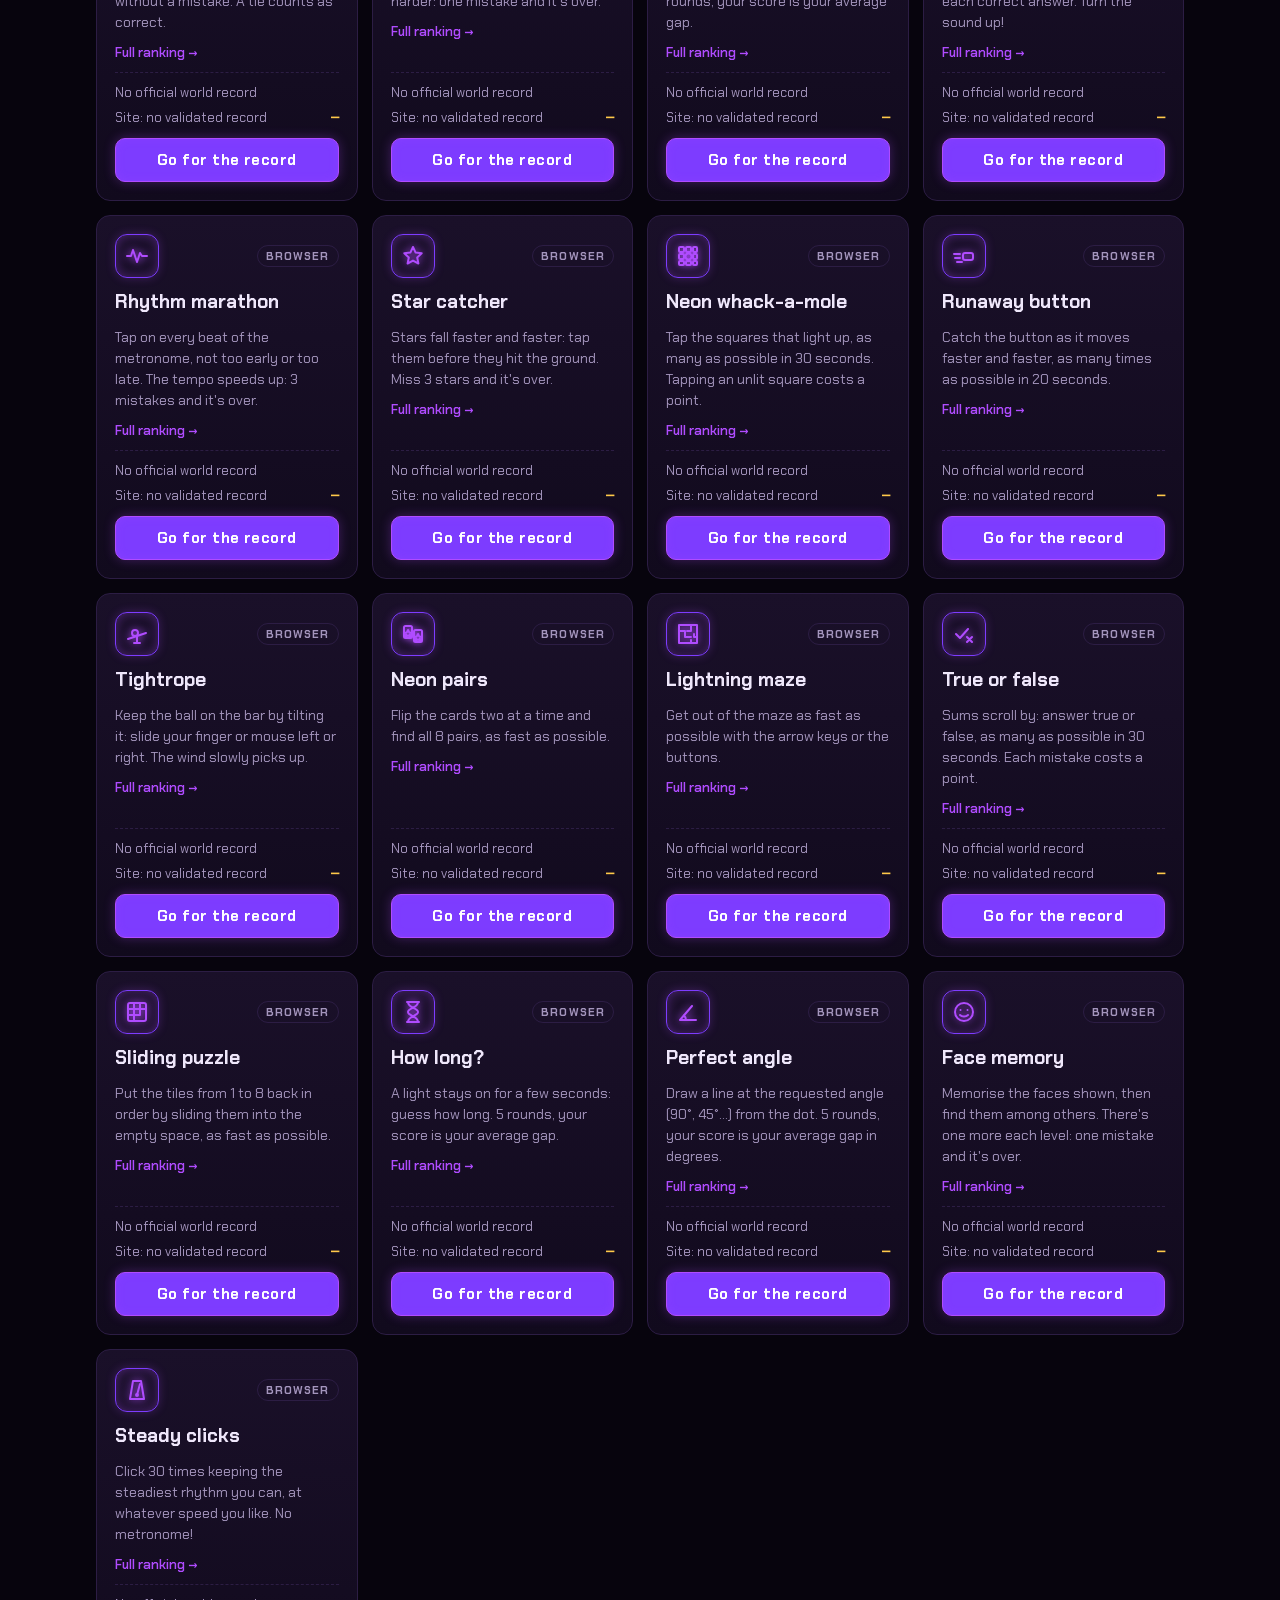
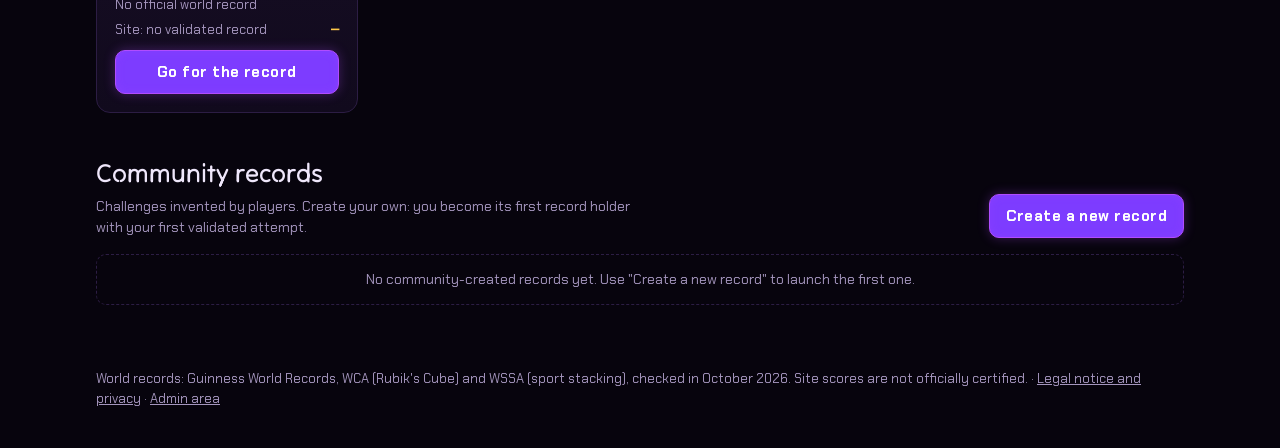
<file: site/index.html>
<!doctype html>
<html lang="fr">
<head>
<meta charset="utf-8">
<meta name="viewport" content="width=device-width,initial-scale=1,viewport-fit=cover">
<title>WorldUltimateRecords</title>
<meta name="description" content="Bats des records depuis chez toi : défis dans le navigateur, défis filmés en direct avec chrono incrusté, vrais records du monde en vidéo.">
<meta name="theme-color" content="#07040d">
<meta property="og:title" content="WorldUltimateRecords">
<meta property="og:description" content="Bats des records depuis chez toi et compare-toi aux records du monde.">
<meta property="og:image" content="img/partage.jpg">
<link rel="icon" href="img/logo.jpg">
<link rel="apple-touch-icon" href="img/logo-512.png">
<link rel="preconnect" href="https://fonts.googleapis.com">
<link rel="preconnect" href="https://fonts.gstatic.com" crossorigin>
<link rel="stylesheet" href="https://fonts.googleapis.com/css2?family=Tilt+Neon&family=Chakra+Petch:wght@400;500;600;700&family=JetBrains+Mono:wght@500;700&display=swap">
<link rel="stylesheet" href="styles.css">
</head>
<body>
<header class="top">
  <div class="top-in">
    <a class="brand" href="#defis"><img src="img/logo.jpg" alt=""><b>WorldUltimateRecords</b></a>
    <nav class="tabs" aria-label="Sections">
      <a href="#defis" data-tab="defis">Défis</a>
      <a href="#records" data-tab="records">Records</a>
      <a href="#aura" data-tab="aura">Aura</a>
      <a href="#shorts" data-tab="shorts">Shorts</a>
      <a href="#profil" data-tab="profil">Profil</a>
    </nav>
    <div class="top-actions">
      <a class="btn sm solid gold passbtn" href="#membre">S'abonner</a>
      <a class="btn sm subscribe" id="subBtn" href="#" target="_blank" rel="noopener" hidden>S'abonner</a>
      <button class="bellbtn" id="bell" type="button" aria-label="Notifications" aria-expanded="false" aria-controls="notifPanel"><svg viewBox="0 0 24 24" aria-hidden="true"><path d="M6 8a6 6 0 0 1 12 0c0 7 3 9 3 9H3s3-2 3-9M10 21a2 2 0 0 0 4 0"/></svg><span class="bcount" id="bellCount" hidden>0</span></button>
      <div class="notif-panel" id="notifPanel" hidden><p class="eyebrow" style="padding:10px 12px 0">Notifications</p><div id="notifList"></div></div>
    </div>
  </div>
</header>
<div class="setup-wrap"><div class="setup" id="setupNote" hidden>Mode démo : Supabase n'est pas encore configuré (fichier config.js). Les scores restent sur cet appareil.</div></div>

<main>
  <section id="defis" class="view">
    <p class="eyebrow">Depuis chez toi</p>
    <h1>Bats un record. Maintenant.</h1>
    <p class="lede">Joue directement dans ton navigateur, ou filme-toi en direct sur un vrai record du monde. Le chrono et un code unique sont incrustés dans ta vidéo pendant l'enregistrement, puis elle est vérifiée avant d'entrer au classement.</p>
    <div class="player">
      <label for="pseudo">Ton pseudo</label>
      <input id="pseudo" class="field" maxlength="24" placeholder="ex. Flash_42" autocomplete="nickname">
      <span id="syncPill" class="status-pill"><i></i><span>Connexion…</span></span>
      <span class="note" id="syncNote">Ton pseudo apparaît à côté de tes scores dans les classements.</span>
    </div>

    <a class="passcta" id="passCta" href="#membre">
      <span><b>Pass Néon</b> · essais illimités, badge PASS doré, défis exclusifs</span>
      <span class="btn solid gold sm"><span data-cfg="price">2,99 €</span>&nbsp;/ mois · S'abonner</span>
    </a>

    <div class="sec-head"><div><h2>Défis de la semaine</h2><p id="weekLeft"></p></div></div>
    <div class="grid" id="weekly"></div>

    <div class="sec-head"><div><h2>Les records du monde en vidéo</h2><p>Regarde comment les recordmen ont fait, puis tente de les battre.</p></div></div>
    <div class="vids" id="vids"></div>

    <div id="channelSec" hidden>
      <div class="sec-head"><div><h2>Sur la chaîne WorldUltimateRecords</h2><p>Les derniers Shorts de la chaîne. Abonne-toi pour ne rater aucun record.</p></div>
        <a class="btn solid" id="channelLink" href="#" target="_blank" rel="noopener">S'abonner à la chaîne</a></div>
      <div class="vids" id="shortsList"></div>
    </div>

    <div class="sec-head"><div><h2>Devant ta caméra</h2><p>De vrais records du monde, à tenter chez toi. Tu te filmes en direct depuis le site : l'import de vidéo n'est pas possible.</p></div></div>
    <div class="grid" id="gridCam"></div>

    <div class="sec-head"><div><h2>Les défis WorldUltimateRecords</h2><p>Nos records maison, sans record du monde officiel : le premier score validé devient la référence à battre.</p></div></div>
    <div class="grid" id="gridWur"></div>

    <div class="sec-head"><div><h2>Défis exclusifs Pass Néon</h2><p>Réservés aux membres du Pass Néon.</p></div><a class="btn gold" href="#membre">Découvrir le Pass Néon</a></div>
    <div class="grid" id="gridVip"></div>

    <div class="sec-head"><div><h2>Dans ton navigateur</h2><p>Score mesuré automatiquement, sans vidéo.</p></div></div>
    <div class="grid" id="gridWeb"></div>

    <div class="sec-head"><div><h2>Records de la communauté</h2><p>Des défis inventés par les joueurs. Crée le tien : tu en deviens le premier recordman dès ta première tentative validée.</p></div>
      <button class="btn solid" id="openCreate" aria-expanded="false" aria-controls="createForm">Créer un nouveau record</button></div>
    <form class="create" id="createForm" hidden>
      <label class="full">Nom du record<input class="field" id="cName" maxlength="60" required placeholder="ex. Plus de chaussettes enfilées en 1 minute"></label>
      <label class="full">Règles<textarea class="field" id="cDesc" maxlength="240" rows="2" required placeholder="Ce qui compte, ce qui est interdit, comment filmer."></textarea></label>
      <label>Type de mesure
        <select class="field" id="cMode">
          <option value="count">Le plus de répétitions en un temps donné</option>
          <option value="time">Le temps le plus court</option>
          <option value="hold">La durée la plus longue</option>
        </select></label>
      <label id="cWinWrap">Durée de l'épreuve
        <select class="field" id="cWin"><option value="30">30 secondes</option><option value="60" selected>1 minute</option><option value="120">2 minutes</option></select></label>
      <label id="cUnitWrap">Ce qu'on compte<input class="field" id="cUnit" maxlength="20" placeholder="ex. chaussettes"></label>
      <div class="full row" style="justify-content:flex-start"><button class="btn solid" type="submit" id="cSubmit">Publier ce record</button><button class="btn ghost" type="button" id="cCancel">Annuler</button><span class="msg" id="cMsg"></span></div>
    </form>
    <div class="grid" id="gridCustom"></div>
  </section>

  <section id="records" class="view" hidden>
    <p class="eyebrow">Classements</p>
    <h1>Records actuels et tentatives</h1>
    <div class="search"><input id="q" class="field" type="search" placeholder="Rechercher un joueur ou un défi…" aria-label="Rechercher un joueur ou un défi"></div>
    <div class="chips" id="chips"></div>
    <div class="mod" id="modPanel" hidden>
      <h2>Vidéos à vérifier</h2>
      <p class="msg">Section réservée à l'administrateur. Vérifie que le code est lisible, que le chrono correspond et que la personne filmée est d'accord, puis valide ou refuse. Une vidéo refusée est supprimée.</p>
      <div class="mod-list" id="modPending"></div>
      <h2 style="margin-top:24px">Signalements</h2>
      <p class="msg">Une vidéo signalée 3 fois est masquée automatiquement. Rétablis-la ou supprime-la.</p>
      <div class="mod-list" id="modFlagged"></div>
    </div>
    <div class="recgrid" id="boards"></div>
    <div class="section-gap">
      <h2>Toutes les tentatives</h2>
      <div class="tablewrap"><table>
        <thead><tr><th>Quand</th><th>Joueur</th><th>Défi</th><th class="r">Score</th><th>Statut</th></tr></thead>
        <tbody id="attemptRows"></tbody>
      </table></div>
    </div>
  </section>

  <section id="aura" class="view" hidden>
    <p class="eyebrow">Battles d'aura</p>
    <h1>Qui a le plus d'aura ?</h1>
    <p class="lead">Poste une vidéo sur le thème de ton choix, du moment que tu y gagnes ou y perds de l'aura, ou défie quelqu'un en duel. La communauté vote : chaque vote compte <b class="aurapts">100 aura</b>.</p>
    <div class="row" style="justify-content:flex-start">
      <button class="btn solid" data-auranew="solo">Poster un moment d'aura</button>
      <button class="btn solid gold" data-auranew="duel">Lancer un duel</button>
    </div>
    <h2 class="section-gap">Les façons de gagner ou perdre de l'aura</h2>
    <p class="msg">Vote 👍 pour celles que tu trouves les plus justes : les plus votées montent en haut de la liste. 🎬 pour te filmer en train de la réaliser.</p>
    <div class="auraguide">
      <div class="auracol gain"><h2>Gagner de l'aura</h2><ul id="auraGain"></ul></div>
      <div class="auracol loss"><h2>Perdre de l'aura</h2><ul id="auraLoss"></ul></div>
    </div>
    <p class="msg">Pas de danger et pas de moquerie : une vidéo qui met quelqu'un en danger, l'humilie ou le filme sans son accord est refusée.</p>
    <div class="section-gap" id="ideasSec"><h2>Propose ta façon</h2>
      <p class="msg">Une idée de façon de gagner ou de perdre de l'aura ? Propose-la : une fois validée, elle s'ajoute aux listes ci-dessus et tout le monde peut voter.</p>
      <form class="ideaform" id="ideaForm">
        <div class="ideasign"><label><input type="radio" name="ideaSign" value="+" checked> Gagner</label><label><input type="radio" name="ideaSign" value="-"> Perdre</label></div>
        <select id="ideaPts" class="field" aria-label="Points d'aura"><option>1000</option><option>900</option><option>800</option><option>700</option><option>600</option><option selected>500</option><option>400</option><option>300</option><option>200</option><option>100</option></select>
        <input id="ideaText" class="field" maxlength="90" placeholder="ex. Garder son calme pendant l'alarme incendie">
        <button class="btn solid" type="submit">Proposer</button>
      </form>
      <p class="msg" id="ideaMsg"></p>
      <div id="auraIdeas"></div>
    </div>
    <div class="mod" id="auraMod" hidden></div>
    <div class="section-gap"><h2>Duels en cours · vote !</h2><p class="msg">Un vote par battle, modifiable. Les votes restent ouverts 7 jours.</p><div class="auragrid duels" id="auraDuels"></div></div>
    <div class="section-gap"><h2>Duels ouverts · relève le défi</h2><p class="msg">Réponds avec ta propre vidéo : le premier qui relève le duel devient l'adversaire.</p><div class="auragrid" id="auraOpen"></div></div>
    <div class="section-gap"><h2>Moments d'aura</h2>
      <div class="chips"><button class="chip" data-aurasort="top">Les plus votés</button><button class="chip" data-aurasort="new">Les plus récents</button></div>
      <div class="auragrid" id="auraSolo"></div></div>
    <div class="section-gap"><h2>Hall of aura</h2><div class="aurahall" id="auraHall"></div></div>
    <div class="section-gap"><h2>Battles terminées</h2><div class="auragrid duels" id="auraEnded"></div></div>
  </section>

  <section id="profil" class="view" hidden>
    <div id="profileBox"></div>
  </section>

  <section id="classement" class="view" hidden>
    <div id="rankBox"></div>
  </section>

  <section id="ligue" class="view" hidden>
    <div id="leagueBox"></div>
  </section>

  <section id="membre" class="view" hidden>
    <p class="eyebrow">Abonnement</p>
    <h1>Pass Néon</h1>
    <p class="lede"><b class="price" data-cfg="price">2,99 €</b> par mois sans engagement, ou <b class="price" data-cfg="priceY">24,99 €</b> par an. Sans abonnement, chaque joueur a 3 essais officiels par défi et par jour.</p>
    <ul class="perks">
      <li><b>Essais illimités</b><span>Au lieu de 3 par défi et par jour.</span></li>
      <li><b>Badge PASS doré</b><span>À côté de ton pseudo, partout sur le site.</span></li>
      <li><b>Vidéos vérifiées en priorité</b><span>Tes tentatives passent en tête de la file de vérification.</span></li>
      <li><b>Défis exclusifs</b><span>Château de cartes, bouteille flip, Rubik's Cube à une main.</span></li>
      <li><b>En tête des Shorts</b><span>Tes vidéos sont mises en avant dans le fil Shorts.</span></li>
      <li><b>30 records créés</b><span>Au lieu de 5 sans abonnement.</span></li>
      <li><b>Pseudo en couleur</b><span>Violet, cyan, rose, or ou vert, visible partout sur le site.</span></li>
      <li><b>Statistiques détaillées</b><span>Courbe de progression, meilleur score du mois, écart avec le 1er et avec le record du monde.</span></li>
      <li><b>Ligues privées</b><span>Crée jusqu'à 5 classements entre amis, en classe ou en famille. Tes invités les rejoignent gratuitement.</span></li>
      <li><b>Badge d'ancienneté</b><span>Ton badge évolue : 1 mois, 3 mois, 6 mois, puis 1 an.</span></li>
    </ul>
    <div class="passbox" id="passBox"></div>
  </section>

  <section id="legal" class="view legal" hidden>
    <p class="eyebrow">Informations</p>
    <h1>Mentions légales et confidentialité</h1>
    <h2>Éditeur du site</h2>
    <p>WorldUltimateRecords est édité par <b data-cfg="editor"></b><span data-cfg="siret"></span>. Contact : <b data-cfg="mail"></b>.</p>
    <h2>Hébergement</h2>
    <p>Site hébergé par GitHub, Inc., 88 Colin P. Kelly Jr. Street, San Francisco, CA 94107, États-Unis (GitHub Pages). Scores, profils et vidéos stockés chez Supabase, Inc. (supabase.com), sur des serveurs situés dans l'Union européenne.</p>
    <h2>Données collectées</h2>
    <ul>
      <li><b>Un identifiant anonyme</b>, créé automatiquement à ta première visite, pour relier tes scores à ton pseudo.</li>
      <li><b>Ton pseudo, tes scores et les records que tu crées</b>, affichés publiquement.</li>
      <li><b>Les vidéos de tes tentatives</b>, uniquement si tu les envoies. Elles sont publiques une fois envoyées, et vérifiées par l'administrateur.</li>
      <li><b>Ton adresse e-mail</b>, uniquement si tu choisis de protéger ton compte. Elle n'est jamais affichée ni transmise.</li>
      <li><b>Tes signalements</b>, visibles seulement par toi et l'administrateur.</li>
      <li><b>Ton abonnement Pass Néon</b>, si tu en prends un : son statut et sa date de fin. Le paiement est géré par Stripe, qui conserve seul tes données bancaires.</li>
    </ul>
    <p>Ces données servent uniquement à faire fonctionner le site et l'abonnement. Elles ne sont ni vendues, ni utilisées pour de la publicité. Elles sont conservées jusqu'à ce que tu les supprimes, ou jusqu'à leur suppression par l'administrateur.</p>
    <h2>Mineurs</h2>
    <p>En France, un mineur de moins de 15 ans ne peut publier une vidéo de lui qu'avec l'accord d'un parent. Avant chaque envoi, tu dois confirmer avoir 15 ans ou plus, ou l'accord d'un parent. Un parent peut demander la suppression d'une vidéo à tout moment à l'adresse de contact : elle est supprimée sans justificatif.</p>
    <h2>Tes droits</h2>
    <p>Tu peux consulter, modifier ou supprimer tes données à tout moment depuis <a href="#profil">ton profil</a> (bouton « Supprimer mon compte »). Pour toute autre demande (accès, rectification, opposition), écris à l'adresse de contact. Si tu n'obtiens pas de réponse, tu peux saisir la CNIL (cnil.fr).</p>
    <h2>Cookies et stockage</h2>
    <p>Le site n'utilise aucun cookie publicitaire ni de mesure d'audience. Il enregistre dans ton navigateur ta session et ton pseudo, nécessaires au fonctionnement. Les vidéos YouTube et TikTok ne se chargent que si tu cliques dessus ; ces services peuvent alors déposer leurs propres cookies. La vérification anti-robot est assurée par Cloudflare Turnstile.</p>
    <h2 id="cgv">Conditions de l'abonnement Pass Néon</h2>
    <p><b>Prix et paiement.</b> Le Pass Néon coûte <b data-cfg="price"></b> TTC par mois<span data-cfg="tva"></span>. Le paiement est traité par Stripe ; WorldUltimateRecords n'a jamais accès à tes données bancaires.</p>
    <p><b>Durée et résiliation.</b> L'abonnement est mensuel et se renouvelle automatiquement. Tu peux le résilier à tout moment depuis la page Pass Néon (« Gérer ou résilier mon abonnement ») : il reste actif jusqu'à la fin du mois déjà payé, sans remboursement du mois en cours.</p>
    <p><b>Droit de rétractation.</b> Le Pass donne accès à un service numérique immédiatement. Conformément à l'article L221-28 du Code de la consommation, en demandant cet accès immédiat et en le confirmant avant le paiement, tu renonces à ton droit de rétractation de 14 jours.</p>
    <p><b>Mineurs.</b> Si tu as moins de 18 ans, l'abonnement doit être payé et accepté par un parent.</p>
    <p><b>Ce que le Pass ne garantit pas.</b> Les avantages concernent l'utilisation du site. Ils ne donnent aucun avantage dans la vérification elle-même : une vidéo d'abonné est examinée plus tôt, avec les mêmes règles que les autres.</p>
    <p><b>Réclamations.</b> Écris d'abord à l'adresse de contact. En cas de litige non résolu, tu peux recourir gratuitement au médiateur de la consommation : <b data-cfg="mediator"></b>.</p>

    <h2>Sécurité des défis</h2>
    <p>Les défis sont conçus pour être faits chez soi sans danger. Prépare un espace dégagé, arrête-toi en cas de douleur et ne prends aucun risque pour un record. Les records du monde cités appartiennent à leurs détenteurs et organismes (Guinness World Records, WCA, WSSA) ; WorldUltimateRecords n'est affilié à aucun d'eux.</p>
  </section>

  <section id="shorts" class="view" hidden>
    <p class="feed-hint">Fais défiler vers le haut pour le suivant · touche une vidéo pour le son</p>
    <div class="feed" id="feed"></div>
  </section>
</main>
<footer class="foot">
  Records du monde : Guinness World Records, WCA (Rubik's Cube) et WSSA (sport stacking), vérifiés en octobre 2026. Les scores du site ne sont pas homologués officiellement.
  · <a href="#legal">Mentions légales et confidentialité</a> <span id="footContact"></span>
  · <button class="admin-link" id="adminBtn" type="button">Espace admin</button>
</footer>

<div class="arena" id="arena" hidden>
  <div class="arena-top"><h2 id="arenaTitle">Défi</h2><button class="btn ghost x" id="arenaClose">Quitter</button></div>
  <div class="stage" id="stage"></div>
</div>
<div class="modal" id="modal" hidden role="dialog" aria-modal="true" aria-labelledby="modalTitle">
  <div class="modal-box">
    <div class="row"><b id="modalTitle"></b><button class="btn ghost sm" id="modalClose">Fermer</button></div>
    <div class="frame" id="modalFrame"></div>
    <a class="msg" id="modalLink" href="#" target="_blank" rel="noopener">La vidéo ne s'affiche pas ? Ouvre-la sur le site d'origine.</a>
  </div>
</div>
<div class="toast" id="toast" hidden></div>
<div class="captcha" id="captchaBox" hidden><div class="captcha-box"><p class="msg">Vérification anti-robot…</p><div id="captchaWidget"></div></div></div>

<script src="config.js"></script>
<script src="vendor/supabase.js"></script>
<script src="app.js"></script>
<script src="i18n.js"></script>
</body>
</html>
</file>
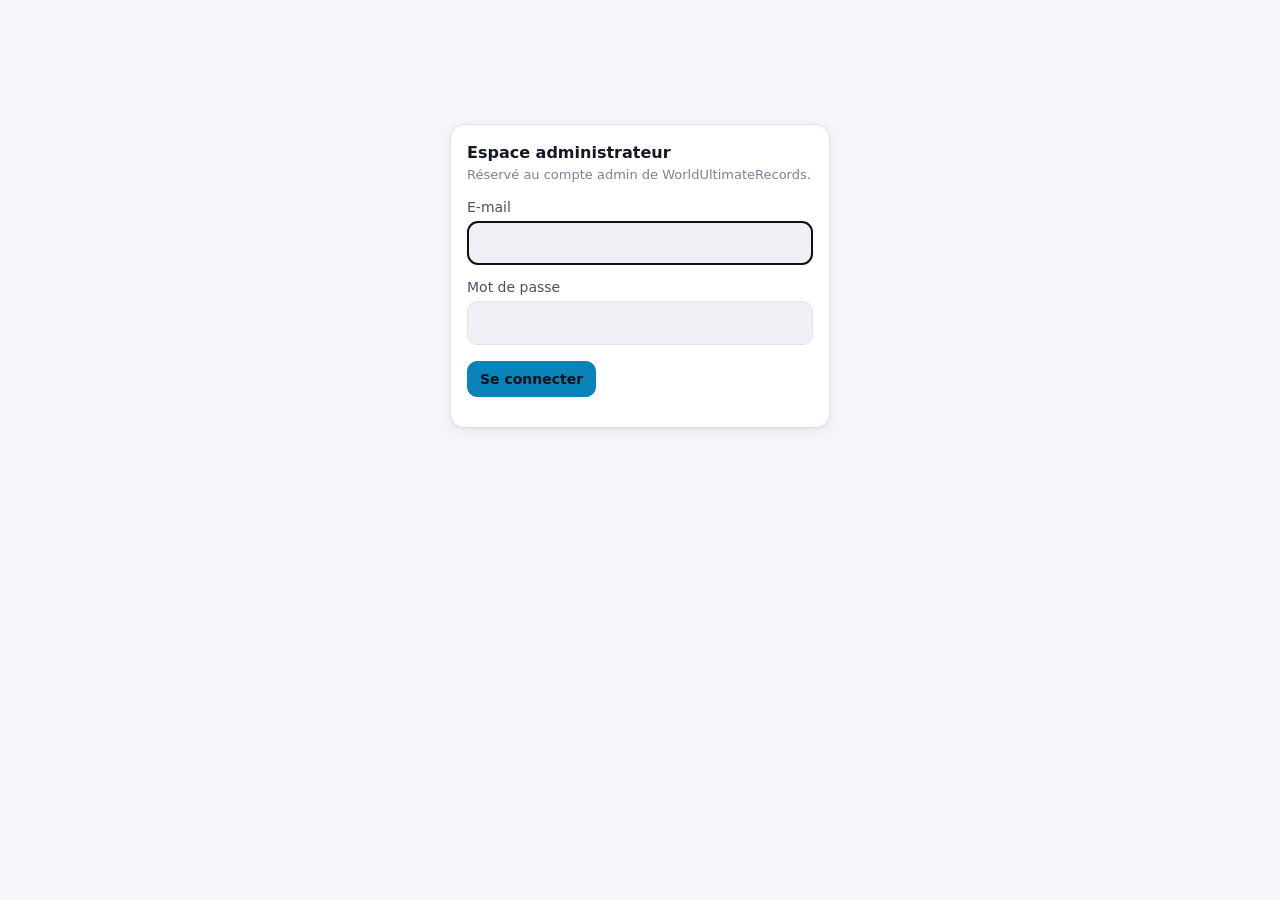
<file: admin.html>
<!doctype html>
<html lang="fr" translate="no">
<head>
<meta charset="utf-8">
<meta http-equiv="Content-Security-Policy" content="default-src 'self'; script-src 'self' https://challenges.cloudflare.com; style-src 'self' 'unsafe-inline' https://fonts.googleapis.com; font-src 'self' https://fonts.gstatic.com data:; img-src 'self' data: blob: https://*.supabase.co; media-src 'self' blob: https://*.supabase.co; connect-src 'self' https://*.supabase.co wss://*.supabase.co https://challenges.cloudflare.com; frame-src https://www.youtube-nocookie.com https://www.youtube.com https://www.tiktok.com https://challenges.cloudflare.com; worker-src 'self' blob:; object-src 'none'; base-uri 'self'; form-action 'self'; upgrade-insecure-requests">
<meta name="referrer" content="strict-origin-when-cross-origin">
<meta name="viewport" content="width=device-width,initial-scale=1">
<meta name="robots" content="noindex,nofollow">
<meta name="google" content="notranslate">
<title>Admin WUR</title>
<link rel="icon" href="img/logo.jpg">
<style>
:root{
  --bg:#f5f6fa; --surface:#ffffff; --surface2:#eef0f6; --line:#dfe2ec;
  --ink:#141824; --ink2:#4a5068; --muted:#7a8098;
  --accent:#0a84b8; --accent-soft:#cfeaf6;
  --good:#1a7f45; --bad:#b4232c; --warn:#9a5b00;
  --shadow:0 1px 2px rgba(20,24,36,.06),0 4px 16px rgba(20,24,36,.05);
}
@media (prefers-color-scheme:dark){:root:not([data-theme="light"]){
  --bg:#080b14; --surface:#10152a; --surface2:#161c36; --line:#232a48;
  --ink:#eef1fb; --ink2:#b3b9d4; --muted:#7f87a8;
  --accent:#3ee6ff; --accent-soft:#123245;
  --good:#4ade80; --bad:#ff6b74; --warn:#fbbf24;
  --shadow:0 1px 2px rgba(0,0,0,.4),0 6px 24px rgba(0,0,0,.25);
}}
:root[data-theme="dark"]{
  --bg:#080b14; --surface:#10152a; --surface2:#161c36; --line:#232a48;
  --ink:#eef1fb; --ink2:#b3b9d4; --muted:#7f87a8;
  --accent:#3ee6ff; --accent-soft:#123245;
  --good:#4ade80; --bad:#ff6b74; --warn:#fbbf24;
  --shadow:0 1px 2px rgba(0,0,0,.4),0 6px 24px rgba(0,0,0,.25);
}
*{box-sizing:border-box}
html{-webkit-text-size-adjust:100%}
body{margin:0;background:var(--bg);color:var(--ink);font:15px/1.45 system-ui,-apple-system,"Segoe UI",Roboto,sans-serif}
a{color:var(--accent)}
.wrap{max-width:1180px;margin:0 auto;padding:16px}
header.top{display:flex;flex-wrap:wrap;gap:12px;align-items:center;justify-content:space-between;margin:4px 0 18px}
header.top h1{font-size:22px;margin:0;letter-spacing:.2px}
header.top h1 small{display:block;font-size:13px;font-weight:400;color:var(--muted)}
.controls{display:flex;flex-wrap:wrap;gap:8px;align-items:center}
.seg{display:inline-flex;background:var(--surface2);border:1px solid var(--line);border-radius:10px;padding:3px}
.seg button{border:0;background:none;color:var(--ink2);font:inherit;font-size:14px;padding:6px 12px;border-radius:7px;cursor:pointer}
.seg button[aria-pressed="true"]{background:var(--surface);color:var(--ink);box-shadow:var(--shadow);font-weight:600}
.btn{border:1px solid var(--line);background:var(--surface);color:var(--ink);font:inherit;font-size:14px;padding:7px 12px;border-radius:10px;cursor:pointer}
.btn:hover{border-color:var(--accent)}
.btn.solid{background:var(--accent);color:#04121a;border-color:var(--accent);font-weight:600}
.live{display:inline-flex;align-items:center;gap:6px;font-size:14px;color:var(--ink2)}
.live i{width:8px;height:8px;border-radius:50%;background:var(--good);box-shadow:0 0 0 3px color-mix(in srgb,var(--good) 25%,transparent)}
.grid{display:grid;gap:14px}
.kpis{grid-template-columns:repeat(auto-fit,minmax(150px,1fr));margin-bottom:14px}
.two{grid-template-columns:repeat(auto-fit,minmax(min(100%,460px),1fr))}
.three{grid-template-columns:repeat(auto-fit,minmax(min(100%,300px),1fr))}
.card{background:var(--surface);border:1px solid var(--line);border-radius:14px;padding:16px;box-shadow:var(--shadow);min-width:0}
.card h2{font-size:16px;margin:0 0 2px}
.card .sub{font-size:13px;color:var(--muted);margin:0 0 12px}
section{margin:14px 0}
.tile .lab{font-size:13px;color:var(--ink2)}
.tile .val{font-size:30px;font-weight:700;font-variant-numeric:tabular-nums;margin:2px 0;line-height:1.15}
.tile .cmp{font-size:13px;color:var(--muted)}
.up{color:var(--good)} .down{color:var(--bad)}
.chart{position:relative}
.chart svg{display:block;width:100%;height:auto;overflow:visible}
.chart .grid-l{stroke:var(--line);stroke-width:1}
.chart .axis-t{fill:var(--muted);font-size:11px}
.chart .bar{fill:var(--accent)}
.chart .hit{fill:transparent;cursor:crosshair}
.chart .hit:hover+.bar,.chart g:hover .bar{opacity:.75}
.tip{position:absolute;pointer-events:none;background:var(--ink);color:var(--bg);font-size:12.5px;padding:6px 9px;border-radius:8px;white-space:nowrap;transform:translate(-50%,-110%);opacity:0;transition:opacity .1s;z-index:5}
.tip b{font-variant-numeric:tabular-nums}
.hbar{display:grid;grid-template-columns:minmax(90px,38%) 1fr auto;gap:8px;align-items:center;font-size:14px;margin:6px 0}
.hbar .nm{overflow:hidden;text-overflow:ellipsis;white-space:nowrap;color:var(--ink2)}
.hbar .tr{height:12px;background:var(--surface2);border-radius:6px;overflow:hidden}
.hbar .fl{height:100%;background:var(--accent);border-radius:0 6px 6px 0;min-width:2px}
.hbar .n{font-variant-numeric:tabular-nums;font-weight:600;min-width:3ch;text-align:right}
.hbar .n small{font-weight:400;color:var(--muted)}
.tablewrap{overflow-x:auto;-webkit-overflow-scrolling:touch;margin:0 -4px;padding:0 4px}
table{width:100%;border-collapse:collapse;font-size:14px}
th,td{padding:8px 8px;border-bottom:1px solid var(--line);text-align:left;white-space:nowrap}
th{font-size:12px;font-weight:600;color:var(--muted);text-transform:uppercase;letter-spacing:.3px;cursor:pointer;user-select:none}
th.r,td.r{text-align:right;font-variant-numeric:tabular-nums}
th[aria-sort]::after{content:" ▾";color:var(--accent)}
th[aria-sort="ascending"]::after{content:" ▴"}
tbody tr:hover{background:var(--surface2)}
.pill{display:inline-block;font-size:12px;padding:1px 7px;border-radius:999px;background:var(--surface2);color:var(--ink2)}
.pill.new{background:var(--accent-soft);color:var(--ink)}
.ideas{list-style:none;padding:0;margin:0}
.ideas li{display:flex;gap:10px;padding:10px 0;border-bottom:1px solid var(--line)}
.ideas li:last-child{border-bottom:0}
.ideas .ic{flex:none;width:28px;height:28px;border-radius:8px;display:grid;place-items:center;background:var(--accent-soft);font-size:15px}
.ideas b{display:block}
.ideas span{color:var(--ink2);font-size:14px}
.funnel .step{margin:8px 0}
.funnel .row1{display:flex;justify-content:space-between;font-size:14px;gap:8px}
.funnel .row1 span{color:var(--muted)}
.funnel .tr{height:14px;background:var(--surface2);border-radius:7px;overflow:hidden;margin-top:4px}
.funnel .fl{height:100%;background:var(--accent);border-radius:0 7px 7px 0;min-width:2px}
.login{max-width:380px;margin:12vh auto 0}
.login label{display:block;font-size:14px;color:var(--ink2);margin:12px 0 4px}
.login input{width:100%;font:inherit;padding:10px 12px;border-radius:10px;border:1px solid var(--line);background:var(--surface2);color:var(--ink)}
.msg{font-size:14px;color:var(--muted)}
.msg.bad{color:var(--bad)}
.note{font-size:13px;color:var(--muted);margin-top:8px}
.empty{color:var(--muted);font-size:14px;padding:10px 0}
.banner{background:var(--accent-soft);border-radius:12px;padding:10px 14px;font-size:14px;margin-bottom:14px}
footer{color:var(--muted);font-size:12px;text-align:center;margin:28px 0 10px}
@media (max-width:560px){.tile .val{font-size:26px} header.top h1{font-size:20px}}
</style>
</head>
<body class="notr">
<div class="wrap" id="app">
  <div class="card login" id="loginBox" hidden>
    <h2>Espace administrateur</h2>
    <p class="sub">Réservé au compte admin de WorldUltimateRecords.</p>
    <form id="loginForm">
      <label for="em">E-mail</label>
      <input id="em" type="email" autocomplete="username" required>
      <label for="pw">Mot de passe</label>
      <input id="pw" type="password" autocomplete="current-password" required>
      <p style="margin:16px 0 0"><button class="btn solid" type="submit" id="loginBtn">Se connecter</button></p>
      <p class="msg" id="loginMsg"></p>
    </form>
  </div>
  <div id="dash" hidden></div>
</div>
<script src="vendor/supabase.js"></script>
<script src="config.js"></script>
<script src="admin.js"></script>
</body>
</html>
</file>
<file: styles.css>
/* Layout: neon arena. Sticky header + 3 views (Défis / Records / Shorts). Single dark look on purpose: the channel's violet LED brand. */
:root{
  color-scheme: dark;
  --bg:#07040d; --surface:#110a1d; --surface-2:#1a1029; --line:#2c1d44;
  --fg:#efe7fb; --muted:#a495bd;
  --neon:#b04cff; --neon-soft:#7d3cff; --neon-glow:rgba(176,76,255,.55);
  --gold:#ffc94a; --good:#5ee6a8; --bad:#ff6b8a; --wr:#5fd0ff;
  --display:"Tilt Neon","Chakra Petch",system-ui,sans-serif;
  --ui:"Chakra Petch",system-ui,-apple-system,"Segoe UI",sans-serif;
  --mono:"JetBrains Mono",ui-monospace,SFMono-Regular,Menlo,monospace;
  --r:14px;
}
*{box-sizing:border-box}
body{margin:0}
[hidden]{display:none!important}
html,body{height:100%}
body{background:var(--bg);color:var(--fg);font-family:var(--ui);font-size:15px;line-height:1.5;
  background-image:radial-gradient(1200px 500px at 50% -10%,rgba(125,60,255,.18),transparent 70%);background-attachment:fixed}
a{color:var(--neon)}
button{font:inherit;color:inherit}
:focus-visible{outline:2px solid var(--neon);outline-offset:3px;border-radius:6px}
.num{font-family:var(--mono);font-variant-numeric:tabular-nums}
header.top{position:sticky;top:env(safe-area-inset-top,0px);z-index:20;background:rgba(7,4,13,.88);backdrop-filter:blur(10px);border-bottom:1px solid var(--line)}
.top-in{max-width:1120px;margin:0 auto;padding:10px 16px;display:flex;align-items:center;gap:14px;flex-wrap:wrap}
.brand{display:flex;align-items:center;gap:10px;text-decoration:none;color:var(--fg);min-width:0}
.brand img{width:40px;height:40px;border-radius:50%;box-shadow:0 0 14px var(--neon-glow)}
.brand b{font-family:var(--display);font-weight:400;font-size:19px;text-shadow:0 0 10px var(--neon-glow);white-space:nowrap;overflow:hidden;text-overflow:ellipsis}
nav.tabs{display:flex;gap:4px;margin-left:auto;background:var(--surface);border:1px solid var(--line);border-radius:999px;padding:4px}
nav.tabs a{text-decoration:none;color:var(--muted);padding:6px 14px;border-radius:999px;font-weight:600;font-size:14px}
nav.tabs a[aria-current="page"]{color:#fff;background:var(--neon-soft);box-shadow:0 0 16px var(--neon-glow)}
@media (max-width:520px){nav.tabs{margin-left:0;width:100%;justify-content:space-between}nav.tabs a{flex:1;text-align:center;padding:6px 8px}}
main{max-width:1120px;margin:0 auto;padding-inline:16px;padding-block:24px 64px}
h1,h2,h3{text-wrap:balance;margin:0}
h1{font-family:var(--display);font-weight:400;font-size:clamp(30px,5vw,48px);line-height:1.08;text-shadow:0 0 18px var(--neon-glow)}
h2{font-family:var(--display);font-weight:400;font-size:26px}
.eyebrow{text-transform:uppercase;letter-spacing:.14em;font-size:12px;color:var(--neon);font-weight:700}
.lede{color:var(--muted);max-width:64ch;margin:10px 0 0}
.sec-head{display:flex;align-items:end;justify-content:space-between;gap:12px;flex-wrap:wrap;margin-top:40px}
.sec-head p{margin:4px 0 0;color:var(--muted);font-size:14px;max-width:60ch}
.player{display:flex;flex-wrap:wrap;align-items:center;gap:10px;margin:22px 0 0;padding:12px 14px;background:var(--surface);border:1px solid var(--line);border-radius:var(--r)}
.player label{font-weight:600}
input.field,select.field,textarea.field{background:var(--bg);border:1px solid var(--line);color:var(--fg);border-radius:10px;padding:9px 12px;font:inherit;min-width:0;max-width:100%}
.player input{width:220px}
.player .note{color:var(--muted);font-size:13px;flex-basis:100%}
.status-pill{display:inline-flex;align-items:center;gap:6px;font-size:12px;font-weight:600;padding:3px 10px;border-radius:999px;border:1px solid var(--line);color:var(--muted)}
.status-pill i{width:7px;height:7px;border-radius:50%;background:var(--muted)}
.status-pill.on i{background:var(--good);box-shadow:0 0 8px var(--good)}
.status-pill.local i{background:var(--gold)}
.grid{display:grid;grid-template-columns:repeat(auto-fill,minmax(250px,1fr));gap:14px;margin-top:16px}
.ch{display:flex;flex-direction:column;gap:10px;padding:18px;background:linear-gradient(180deg,var(--surface-2),var(--surface));border:1px solid var(--line);border-radius:var(--r);min-width:0;transition:border-color .2s,box-shadow .2s,transform .2s}
.ch:hover{border-color:var(--neon-soft);box-shadow:0 0 0 1px var(--neon-soft),0 0 24px rgba(125,60,255,.25);transform:translateY(-2px)}
.ch .top{display:flex;align-items:center;gap:10px;justify-content:space-between}
.ico{width:44px;height:44px;border-radius:12px;display:grid;place-items:center;border:1px solid var(--neon-soft);box-shadow:inset 0 0 12px rgba(176,76,255,.35),0 0 10px rgba(176,76,255,.25);flex:none}
.ico svg{width:24px;height:24px;stroke:var(--neon);fill:none;stroke-width:2;stroke-linecap:round;stroke-linejoin:round;filter:drop-shadow(0 0 4px var(--neon))}
.kind{font-size:11px;font-weight:700;letter-spacing:.1em;text-transform:uppercase;color:var(--muted);border:1px solid var(--line);border-radius:999px;padding:2px 8px}
.kind.cam{color:var(--wr);border-color:rgba(95,208,255,.5)}
.ch h3{font-size:19px;font-weight:700}
.ch p{margin:0;color:var(--muted);font-size:14px}
.lines{display:grid;gap:4px;padding-top:10px;border-top:1px dashed var(--line);margin-top:auto}
.rec-line{display:flex;flex-wrap:wrap;justify-content:space-between;align-items:baseline;gap:2px 8px;font-size:13px;color:var(--muted)}
.rec-line span{min-width:0;overflow:hidden;text-overflow:ellipsis;white-space:nowrap}
.rec-line strong{font-family:var(--mono);font-size:14px;white-space:nowrap;color:var(--gold);margin-left:auto}
.rec-line.wr strong{color:var(--wr)}
.btn{display:inline-flex;align-items:center;justify-content:center;gap:8px;border:1px solid var(--neon);background:transparent;color:#fff;font-weight:700;letter-spacing:.03em;padding:10px 16px;border-radius:10px;cursor:pointer;text-decoration:none;box-shadow:0 0 12px rgba(176,76,255,.3),inset 0 0 10px rgba(176,76,255,.2);transition:background .15s,box-shadow .15s}
.btn:hover{background:rgba(176,76,255,.18);box-shadow:0 0 20px var(--neon-glow)}
.btn.solid{background:var(--neon-soft)}
.btn.solid:hover{background:var(--neon)}
.btn.ghost{border-color:var(--line);box-shadow:none;color:var(--muted)}
.btn.good{border-color:var(--good);box-shadow:none}
.btn.bad{border-color:var(--bad);box-shadow:none}
.btn.sm{padding:6px 10px;font-size:13px}
.btn:disabled{opacity:.45;cursor:not-allowed}
.create{margin-top:16px;padding:18px;background:var(--surface);border:1px solid var(--line);border-radius:var(--r);display:grid;gap:12px;grid-template-columns:repeat(auto-fit,minmax(220px,1fr))}
.create .full{grid-column:1/-1}
.create label{display:grid;gap:6px;font-size:13px;font-weight:600;color:var(--muted)}
.create .field{width:100%}
.search{display:flex;gap:10px;flex-wrap:wrap;margin-top:18px}
.search input{flex:1;font-size:16px;padding:12px 14px}
.chips{display:flex;gap:6px;flex-wrap:wrap;margin-top:12px}
.chip{border:1px solid var(--line);background:var(--surface);color:var(--muted);border-radius:999px;padding:5px 12px;font-size:13px;font-weight:600;cursor:pointer}
.chip[aria-pressed="true"]{color:#fff;border-color:var(--neon);box-shadow:0 0 10px rgba(176,76,255,.4)}
.recgrid{display:grid;grid-template-columns:repeat(auto-fill,minmax(300px,1fr));gap:14px;margin-top:18px}
.board{background:var(--surface);border:1px solid var(--line);border-radius:var(--r);padding:16px;min-width:0;display:flex;flex-direction:column;gap:8px}
.board header{display:flex;justify-content:space-between;align-items:center;gap:8px}
.board h3{font-size:17px}
.board .unit{font-size:12px;color:var(--muted)}
.wrbox{font-size:13px;color:var(--muted);padding:8px 10px;border-radius:10px;border:1px solid rgba(95,208,255,.35);background:linear-gradient(90deg,rgba(95,208,255,.08),transparent)}
.wrbox b{color:var(--wr);font-family:var(--mono)}
.wrbox a{color:var(--wr)}
.top1{display:flex;align-items:center;gap:12px;padding:12px;border-radius:10px;background:linear-gradient(90deg,rgba(255,201,74,.12),transparent);border:1px solid rgba(255,201,74,.35)}
.top1 .val{font-family:var(--mono);font-size:22px;font-weight:700;color:var(--gold);text-shadow:0 0 12px rgba(255,201,74,.5);margin-left:auto;white-space:nowrap}
.top1 .who{min-width:0}
.top1 .who b{display:block;overflow:hidden;text-overflow:ellipsis;white-space:nowrap}
.top1 .who small{color:var(--muted)}
ol.rest{list-style:none;margin:0;padding:0;display:grid;gap:2px}
ol.rest li{display:grid;grid-template-columns:22px 1fr auto;gap:8px;padding:6px 8px;border-radius:8px;font-size:14px}
ol.rest li:nth-child(odd){background:rgba(255,255,255,.02)}
ol.rest .rk{color:var(--muted);font-family:var(--mono)}
ol.rest .nm{overflow:hidden;text-overflow:ellipsis;white-space:nowrap}
.empty{color:var(--muted);font-size:14px;padding:14px;border:1px dashed var(--line);border-radius:10px;text-align:center}
.tablewrap{overflow-x:auto;margin-top:12px;border:1px solid var(--line);border-radius:var(--r)}
table{width:100%;border-collapse:collapse;min-width:620px}
th,td{text-align:left;padding:10px 14px;border-bottom:1px solid var(--line);font-size:14px;vertical-align:middle}
th{font-size:12px;text-transform:uppercase;letter-spacing:.1em;color:var(--muted);background:var(--surface)}
tr:last-child td{border-bottom:0}
td.r{text-align:right}
.badge{display:inline-block;font-size:11px;font-weight:700;letter-spacing:.06em;text-transform:uppercase;padding:2px 8px;border-radius:999px;border:1px solid var(--gold);color:var(--gold);white-space:nowrap}
.badge.pend{border-color:var(--muted);color:var(--muted)}
.badge.ok{border-color:var(--good);color:var(--good)}
.badge.no{border-color:var(--bad);color:var(--bad)}
.badge.wr{border-color:var(--wr);color:var(--wr)}
.mod{margin-top:28px;padding:16px;border:1px solid var(--gold);border-radius:var(--r);background:linear-gradient(180deg,rgba(255,201,74,.06),transparent)}
.mod-list{display:grid;grid-template-columns:repeat(auto-fill,minmax(260px,1fr));gap:12px;margin-top:12px}
.mod-item{background:var(--surface);border:1px solid var(--line);border-radius:12px;padding:10px;display:grid;gap:8px;min-width:0}
.mod-item video{width:100%;border-radius:8px;background:#000;max-height:360px}
.mod-item .row{display:flex;gap:8px;flex-wrap:wrap}
.section-gap{margin-top:40px}
/* shorts */
.feed{height:calc(100vh - 140px);height:calc(100dvh - 140px);min-height:480px;overflow-y:auto;scroll-snap-type:y mandatory;overscroll-behavior:contain;display:flex;flex-direction:column;align-items:center;gap:18px;padding:8px 0;scrollbar-width:none}
.feed::-webkit-scrollbar{display:none}
.short{position:relative;flex:0 0 auto;scroll-snap-align:center;height:calc(100% - 24px);aspect-ratio:9/16;max-width:100%;border-radius:22px;overflow:hidden;background:#000;border:1px solid var(--line);display:flex;flex-direction:column;justify-content:flex-end;padding:22px 72px 26px 20px;isolation:isolate}
.short canvas,.short video{position:absolute;inset:0;width:100%;height:100%;z-index:-2;object-fit:cover}
.short .shade{position:absolute;inset:0;z-index:-1;background:linear-gradient(180deg,transparent 45%,rgba(0,0,0,.85))}
.short .tag{position:absolute;top:16px;left:16px;font-size:12px;font-weight:700;letter-spacing:.12em;text-transform:uppercase;padding:4px 10px;border-radius:999px;border:1px solid var(--neon);background:rgba(0,0,0,.5)}
.short .tag.gold{border-color:var(--gold);color:var(--gold)}
.short .tag.wr{border-color:var(--wr);color:var(--wr)}
.short .big{font-family:var(--display);font-size:clamp(34px,7.5vh,72px);line-height:1;color:#fff;text-shadow:0 0 10px var(--neon),0 0 30px var(--neon),0 0 60px var(--neon-soft)}
.short .big.gold{text-shadow:0 0 10px var(--gold),0 0 30px rgba(255,201,74,.7)}
.short .big.wr{text-shadow:0 0 10px var(--wr),0 0 30px rgba(95,208,255,.7)}
.short .q{font-family:var(--display);font-size:clamp(24px,4.2vh,34px);line-height:1.15;text-shadow:0 0 12px var(--neon-glow)}
.short .meta{color:#d8cdea;margin-top:10px;font-size:15px}
.short .meta b{color:#fff}
.short .side{position:absolute;right:12px;bottom:26px;display:flex;flex-direction:column;gap:16px;align-items:center}
.short .side button{width:48px;height:48px;border-radius:50%;border:1px solid var(--neon);background:rgba(0,0,0,.55);display:grid;place-items:center;cursor:pointer;box-shadow:0 0 12px rgba(176,76,255,.4)}
.short .side svg{width:22px;height:22px;stroke:#fff;fill:none;stroke-width:2;stroke-linecap:round;stroke-linejoin:round}
.short .side small{font-size:11px;color:#d8cdea;margin-top:-10px}
.short .cta{margin-top:16px;align-self:flex-start}
.feed-hint{text-align:center;color:var(--muted);font-size:13px;margin-bottom:6px}
/* arena */
.arena{position:fixed;inset:0;z-index:50;background:rgba(5,2,10,.95);backdrop-filter:blur(6px);display:flex;flex-direction:column;padding:calc(env(safe-area-inset-top,0px) + 14px) 16px calc(env(safe-area-inset-bottom,0px) + 16px)}
.arena-top{display:flex;align-items:center;gap:12px;max-width:860px;width:100%;margin:0 auto}
.arena-top h2{font-size:24px;min-width:0}
.arena-top .x{margin-left:auto}
.stage{flex:1;max-width:860px;width:100%;margin:14px auto 0;border:1px solid var(--line);border-radius:18px;background:var(--surface);position:relative;overflow:auto;display:flex;flex-direction:column;align-items:center;justify-content:center;gap:14px;padding:20px;text-align:center;user-select:none;-webkit-user-select:none;touch-action:manipulation}
.stage .hint{color:var(--muted);max-width:52ch;margin:0}
.stage .mega{font-family:var(--mono);font-weight:700;font-size:clamp(40px,10vw,88px);line-height:1}
.stage.go{background:#3d0d78;box-shadow:inset 0 0 120px var(--neon)}
.stage.wait{background:#12081f}
.stage.top{justify-content:flex-start}
.clickbtn{width:min(60vw,260px);aspect-ratio:1;border-radius:50%;border:3px solid var(--neon);background:radial-gradient(circle,rgba(176,76,255,.35),rgba(176,76,255,.05));box-shadow:0 0 30px var(--neon-glow),inset 0 0 30px rgba(176,76,255,.4);font-family:var(--display);font-size:28px;cursor:pointer;color:#fff;max-width:100%}
.typing-target{font-size:20px;line-height:1.6;max-width:40ch;text-align:left;word-break:break-word}
.typing-target .ok{color:var(--good)}
.typing-target .ko{color:var(--bad);text-decoration:underline}
.typing-target .rest{color:var(--muted)}
.typeIn{width:min(100%,560px);background:var(--bg);border:1px solid var(--neon-soft);color:var(--fg);border-radius:12px;padding:12px 14px;font:inherit;font-size:18px;user-select:text;-webkit-user-select:text}
.pads{display:grid;grid-template-columns:repeat(3,1fr);gap:10px;width:min(78vw,330px)}
.pad{aspect-ratio:1;border-radius:16px;border:2px solid var(--line);background:var(--bg);cursor:pointer;transition:background .1s,box-shadow .1s}
.pad.lit{background:var(--neon);border-color:#fff;box-shadow:0 0 30px var(--neon)}
.target{position:absolute;width:56px;height:56px;border-radius:50%;border:3px solid #fff;background:radial-gradient(circle,#fff 0 18%,var(--neon) 20% 45%,transparent 47% 55%,var(--neon) 57%);box-shadow:0 0 20px var(--neon);cursor:crosshair;transform:translate(-50%,-50%);padding:0}
.result{display:flex;flex-direction:column;align-items:center;gap:12px}
.result .mega.gold{color:var(--gold);text-shadow:0 0 20px rgba(255,201,74,.6)}
.row{display:flex;gap:10px;flex-wrap:wrap;justify-content:center;align-items:center}
.msg{font-size:14px;color:var(--muted);margin:0}
.msg.good{color:var(--good)}
.msg.bad{color:var(--bad)}
.code{font-family:var(--mono);font-size:clamp(34px,8vw,64px);font-weight:700;letter-spacing:.08em;color:#fff;text-shadow:0 0 14px var(--neon),0 0 34px var(--neon-soft);padding:8px 18px;border:2px dashed var(--neon);border-radius:14px}
.steps{list-style:none;margin:0;padding:0;display:grid;gap:8px;text-align:left;max-width:56ch}
.steps li{display:grid;grid-template-columns:28px 1fr;gap:10px;align-items:start;color:var(--muted);font-size:14px}
.steps li b{color:var(--fg)}
.steps .n{width:26px;height:26px;border-radius:50%;border:1px solid var(--neon);display:grid;place-items:center;font-family:var(--mono);font-size:13px;color:#fff}
.filebtn{position:relative;overflow:hidden}
.filebtn input{position:absolute;inset:0;opacity:0;cursor:pointer}
.editor{width:100%;max-width:680px;display:grid;gap:10px}
.editor video{width:100%;max-height:46vh;background:#000;border-radius:12px}
.editor input[type=range]{width:100%;accent-color:var(--neon)}
.marks{display:flex;gap:8px;flex-wrap:wrap;justify-content:center}
.mk{font-family:var(--mono);font-size:13px;color:var(--muted)}
.progress{width:min(100%,420px);height:8px;border-radius:99px;background:var(--bg);border:1px solid var(--line);overflow:hidden}
.progress i{display:block;height:100%;width:0;background:var(--neon);box-shadow:0 0 12px var(--neon)}
.toast{position:fixed;left:50%;bottom:calc(env(safe-area-inset-bottom,0px) + 22px);transform:translateX(-50%);background:var(--surface-2);border:1px solid var(--neon);padding:10px 16px;border-radius:12px;z-index:80;box-shadow:0 0 20px var(--neon-glow);max-width:calc(100% - 32px)}
.wrlink{display:inline-flex;align-items:center;gap:6px;font-size:13px;font-weight:600;color:var(--wr);text-decoration:none}
.wrlink:hover{text-decoration:underline}
.wrlink svg{width:14px;height:14px;fill:var(--wr)}
.vids{display:grid;grid-auto-flow:column;grid-auto-columns:minmax(200px,230px);gap:14px;overflow-x:auto;padding:6px 2px 14px;margin-top:16px;scroll-snap-type:x mandatory}
.vid{scroll-snap-align:start;display:flex;flex-direction:column;gap:10px;min-width:0}
.poster{position:relative;display:block;aspect-ratio:9/14;border-radius:16px;overflow:hidden;text-decoration:none;color:#fff;border:1px solid rgba(95,208,255,.4);
  background:radial-gradient(120% 70% at 50% 30%,rgba(95,208,255,.28),transparent 60%),repeating-linear-gradient(180deg,transparent 0 22px,rgba(95,208,255,.08) 22px 23px),linear-gradient(180deg,#0b1a2a,#05020a);box-shadow:0 0 18px rgba(95,208,255,.15);transition:transform .2s,box-shadow .2s}
.poster:hover{transform:translateY(-3px);box-shadow:0 0 28px rgba(95,208,255,.4)}
.poster .pico{position:absolute;top:14px;left:14px}
.poster .pico svg{width:30px;height:30px;stroke:var(--wr);fill:none;stroke-width:2;stroke-linecap:round;stroke-linejoin:round;filter:drop-shadow(0 0 6px var(--wr))}
.poster .pval{position:absolute;left:14px;right:14px;bottom:62px;font-family:var(--display);font-size:24px;line-height:1.05;text-shadow:0 0 12px var(--wr),0 0 28px rgba(95,208,255,.6)}
.poster .pplay{position:absolute;top:42%;left:50%;transform:translate(-50%,-50%);width:64px;height:64px;border-radius:50%;display:grid;place-items:center;border:2px solid #fff;background:rgba(0,0,0,.45);box-shadow:0 0 22px rgba(95,208,255,.7)}
.poster .pplay svg{width:26px;height:26px;fill:#fff;margin-left:4px}
.poster .psrc{position:absolute;left:14px;right:14px;bottom:16px;font-size:11px;font-weight:700;letter-spacing:.08em;text-transform:uppercase;color:#cfeeff}
.vmeta{display:grid;gap:2px;font-size:13px;color:var(--muted)}
.vmeta b{color:var(--fg);font-size:15px}
.playbig{display:inline-flex;align-items:center;gap:12px;margin-top:16px;text-decoration:none;color:#fff;align-self:flex-start;padding:8px 16px 8px 8px;border-radius:999px;border:1px solid var(--wr);background:rgba(0,0,0,.5);box-shadow:0 0 18px rgba(95,208,255,.45)}
.playbig svg{width:40px;height:40px;padding:10px;border-radius:50%;background:var(--wr);fill:#04121c}
.playbig span{display:grid;font-weight:700;line-height:1.2}
.playbig small{font-weight:500;font-size:11px;color:#cfeeff;letter-spacing:.06em;text-transform:uppercase}
footer.foot{max-width:1120px;margin:0 auto;padding:0 16px 40px;color:var(--muted);font-size:13px}
@media (max-width:520px){.feed{height:calc(100vh - 190px);height:calc(100dvh - 190px)}}
@media (prefers-reduced-motion:reduce){*{transition:none!important;animation:none!important}}
/* ---- GitHub version additions ---- */
.setup{max-width:1120px;margin:12px auto 0;padding:10px 16px;border:1px solid var(--gold);border-radius:12px;color:var(--gold);font-size:14px;background:rgba(255,201,74,.06)}
.setup-wrap{padding-inline:16px}
.modal{position:fixed;inset:0;z-index:60;background:rgba(3,1,8,.9);backdrop-filter:blur(6px);display:flex;align-items:center;justify-content:center;padding:calc(env(safe-area-inset-top,0px) + 16px) 16px calc(env(safe-area-inset-bottom,0px) + 16px)}
.modal-box{width:min(100%,440px);display:flex;flex-direction:column;gap:12px}
.modal-box .frame{position:relative;width:100%;aspect-ratio:9/16;max-height:78vh;border-radius:18px;overflow:hidden;border:1px solid var(--wr);box-shadow:0 0 30px rgba(95,208,255,.35);background:#000;margin:0 auto}
.modal-box .frame.wide{aspect-ratio:16/9}
.modal-box iframe,.modal-box video{position:absolute;inset:0;width:100%;height:100%;border:0}
.modal-box .row{justify-content:space-between}
.short iframe{position:absolute;inset:0;width:100%;height:100%;border:0;z-index:1}
.short .inline-play{cursor:pointer}
.cam{position:relative;width:100%;max-width:520px;border-radius:16px;overflow:hidden;background:#000;border:1px solid var(--neon-soft)}
.cam canvas{display:block;width:100%;height:auto}
.cam .rec{position:absolute;top:50%;right:10px;font-size:12px;font-weight:700;padding:3px 10px;border-radius:999px;background:var(--bad);color:#fff;letter-spacing:.08em}
.count3{position:absolute;inset:0;display:grid;place-items:center;font-family:var(--display);font-size:120px;color:#fff;text-shadow:0 0 30px var(--neon);background:rgba(0,0,0,.35)}
.bigstop{font-size:22px;padding:18px 40px}
.admin-link{background:none;border:0;color:var(--muted);text-decoration:underline;cursor:pointer;font-size:13px;padding:0}
.login{display:grid;gap:10px;width:min(100%,340px)}
/* ---- v3 additions ---- */
.top-actions{display:flex;align-items:center;gap:8px;position:relative}
@media (max-width:520px){.top-actions{position:absolute;top:12px;right:16px}.top-in{position:relative}}
.subscribe{border-color:#ff4d6d;box-shadow:0 0 12px rgba(255,77,109,.35)}
.bellbtn{position:relative;width:40px;height:40px;border-radius:50%;border:1px solid var(--line);background:var(--surface);display:grid;place-items:center;cursor:pointer}
.bellbtn svg{width:20px;height:20px;stroke:var(--fg);fill:none;stroke-width:2;stroke-linecap:round;stroke-linejoin:round}
.bcount{position:absolute;top:-4px;right:-4px;min-width:18px;height:18px;border-radius:9px;background:var(--bad);color:#fff;font-size:11px;font-weight:700;display:grid;place-items:center;padding:0 4px}
.notif-panel{position:absolute;top:48px;right:0;width:min(340px,calc(100vw - 32px));max-height:60vh;overflow:auto;background:var(--surface-2);border:1px solid var(--neon-soft);border-radius:14px;box-shadow:0 10px 40px rgba(0,0,0,.6);z-index:30}
.nitem{display:block;padding:10px 12px;border-top:1px solid var(--line);color:var(--muted);text-decoration:none;font-size:14px}
.nitem.unread{color:var(--fg);background:rgba(176,76,255,.08)}
.nitem:hover{background:rgba(176,76,255,.14)}
.plink{color:inherit;text-decoration:none;border-bottom:1px dotted var(--muted)}
.plink:hover{color:var(--neon);border-bottom-color:var(--neon)}
.rk.m0{color:var(--gold)}.rk.m1{color:#d9d9e6}.rk.m2{color:#e0a36b}
.ch.week{border-color:rgba(255,201,74,.35)}
.medals{display:flex;flex-wrap:wrap;gap:12px;margin-top:18px}
.medal{min-width:110px;padding:12px 16px;border-radius:14px;border:1px solid var(--line);background:var(--surface);display:grid;gap:2px}
.medal b{font-size:28px}
.medal span{font-size:12px;color:var(--muted);text-transform:uppercase;letter-spacing:.08em}
.medal.m0{border-color:var(--gold)}.medal.m0 b{color:var(--gold)}
.medal.m1 b{color:#d9d9e6}.medal.m2 b{color:#e0a36b}
.acct{display:grid;gap:10px;margin-top:10px;max-width:640px}
.acct .field{min-width:220px}
.danger{margin-top:18px;padding:14px;border:1px solid rgba(255,107,138,.5);border-radius:12px;display:grid;gap:6px}
.consent{display:grid;gap:8px;max-width:56ch;text-align:left}
.check{display:flex;gap:10px;align-items:flex-start;font-size:14px;color:var(--fg);cursor:pointer}
.check input{margin-top:3px;width:18px;height:18px;accent-color:var(--neon);flex:none}
.frame.form{aspect-ratio:auto;max-height:none;padding:18px;border-color:var(--neon-soft)}
.repform{display:grid;gap:10px}
.radio{display:flex;gap:10px;align-items:center;cursor:pointer}
.radio input{accent-color:var(--neon);width:18px;height:18px}
.legal{max-width:72ch}
.legal h2{margin-top:26px;font-size:22px}
.legal p,.legal li{color:var(--muted)}
.legal b{color:var(--fg)}
.captcha{position:fixed;inset:0;z-index:90;background:rgba(3,1,8,.8);display:grid;place-items:center;padding:16px}
.captcha-box{background:var(--surface-2);border:1px solid var(--neon-soft);border-radius:14px;padding:16px;display:grid;gap:10px;justify-items:center}
.foot a{color:var(--muted)}
/* ---- Pass Néon ---- */
.btn.gold{border-color:var(--gold);color:#fff;box-shadow:0 0 12px rgba(255,201,74,.35),inset 0 0 10px rgba(255,201,74,.15)}
.btn.solid.gold{background:linear-gradient(180deg,#b8860b,#7a5a06);border-color:var(--gold)}
.btn.solid.gold:hover{background:linear-gradient(180deg,#d29c12,#8f6a08)}
.btn.big{font-size:18px;padding:14px 26px}
.btn.off{opacity:.45;cursor:not-allowed}
.passbtn{white-space:nowrap}
@media (max-width:520px){.passbtn{padding:6px 10px;font-size:12px}}
.mbadge{display:inline-block;margin-left:6px;padding:0 6px;border-radius:6px;font-size:10px;font-weight:700;letter-spacing:.08em;line-height:16px;vertical-align:middle;color:#1a1100;background:linear-gradient(180deg,#ffe08a,#ffc94a);box-shadow:0 0 8px rgba(255,201,74,.6)}
.price{color:var(--gold);font-family:var(--mono);font-size:1.3em}
.perks{list-style:none;padding:0;margin:20px 0;display:grid;grid-template-columns:repeat(auto-fill,minmax(240px,1fr));gap:12px}
.perks li{display:grid;gap:4px;padding:14px 16px;border:1px solid rgba(255,201,74,.35);border-radius:14px;background:linear-gradient(180deg,rgba(255,201,74,.06),transparent)}
.perks b{color:var(--gold)}
.perks span{color:var(--muted);font-size:14px}
.passbox{display:grid;gap:14px;max-width:640px;padding:18px;border:1px solid var(--line);border-radius:14px;background:var(--surface)}
.passline{margin-top:14px;padding:10px 14px;border:1px solid var(--line);border-radius:12px;color:var(--muted);font-size:14px}

/* ---- classement complet & accès paiement ---- */
.fullrank{font-size:13px;font-weight:600;color:var(--neon);text-decoration:none}
.fullrank:hover{text-decoration:underline}
.board .fullrank{margin-top:4px}
table.ranking td:first-child{width:64px}
table.ranking .rk{display:inline-grid;place-items:center;min-width:30px;height:30px;border-radius:50%;border:1px solid var(--line);font-weight:700;color:var(--muted)}
table.ranking .rk.m0{border-color:var(--gold);color:var(--gold);box-shadow:0 0 10px rgba(255,201,74,.45)}
table.ranking .rk.m1{border-color:#d9d9e6;color:#d9d9e6}
table.ranking .rk.m2{border-color:#e0a36b;color:#e0a36b}
table.ranking tr.me td{background:rgba(176,76,255,.12)}
.passcta{display:flex;flex-wrap:wrap;align-items:center;justify-content:space-between;gap:10px;margin-top:16px;padding:12px 16px;border-radius:14px;text-decoration:none;color:var(--fg);
  border:1px solid rgba(255,201,74,.5);background:linear-gradient(90deg,rgba(255,201,74,.12),rgba(176,76,255,.08));box-shadow:0 0 18px rgba(255,201,74,.12)}
.passcta b{color:var(--gold)}
.passcta:hover{box-shadow:0 0 24px rgba(255,201,74,.3)}
.eyebrow a{color:inherit}
@media (max-width:520px){.brand{max-width:calc(100% - 150px)}.brand b{font-size:16px}}
.acts{display:flex;gap:6px;flex-wrap:wrap}
/* ---- avantages Pass Néon v2 ---- */
.mbadge.t1{background:linear-gradient(180deg,#ffe9a8,#ffcf5a)}
.mbadge.t2{background:linear-gradient(180deg,#fff0b8,#ffb52e);box-shadow:0 0 10px rgba(255,181,46,.8)}
.mbadge.t3{background:linear-gradient(90deg,#ffc94a,#ff9de2);box-shadow:0 0 12px rgba(255,157,226,.7)}
.mbadge.t4{background:linear-gradient(90deg,#ffc94a,#b04cff,#5fd0ff);color:#fff;text-shadow:0 1px 2px rgba(0,0,0,.5);box-shadow:0 0 14px rgba(176,76,255,.8)}
h1 + .mbadge{font-size:12px;line-height:20px;margin:6px 0 0}
.swatches{display:flex;flex-wrap:wrap;gap:8px;margin-top:10px}
.swatch{border:1px solid var(--c);color:var(--c);background:var(--surface);border-radius:999px;padding:6px 14px;font-weight:700;cursor:pointer;text-shadow:0 0 8px var(--c)}
.swatch.on{background:color-mix(in srgb,var(--c) 22%,transparent);box-shadow:0 0 12px var(--c)}
.swatch:disabled{opacity:.4;cursor:not-allowed}
.locked{padding:16px;border:1px dashed rgba(255,201,74,.5);border-radius:14px;display:grid;gap:10px;justify-items:start;margin-top:10px}
.tiles{display:grid;grid-template-columns:repeat(auto-fill,minmax(150px,1fr));gap:10px;margin-top:12px}
.tile{padding:12px 14px;border:1px solid var(--line);border-radius:12px;background:var(--surface);display:grid;gap:4px;min-width:0}
.tile span{font-size:12px;color:var(--muted);text-transform:uppercase;letter-spacing:.06em}
.tile b{font-size:20px;color:var(--fg)}
.chartwrap{position:relative;margin-top:12px;padding:10px;border:1px solid var(--line);border-radius:14px;background:var(--surface);overflow-x:auto}
svg.chart{width:100%;min-width:420px;height:auto;display:block}
svg.chart .grid{stroke:var(--line);stroke-width:1}
svg.chart .ax{fill:var(--muted);font:12px var(--mono)}
svg.chart .ln{fill:none;stroke:var(--neon);stroke-width:2;stroke-linejoin:round;stroke-linecap:round}
svg.chart .pt{fill:var(--neon);stroke:var(--surface);stroke-width:2}
svg.chart .pt.best{fill:var(--gold)}
svg.chart .hit{fill:transparent;cursor:pointer}
svg.chart .lab{fill:var(--fg);font:700 13px var(--mono)}
svg.chart .recl{stroke:var(--gold);stroke-width:1.5;stroke-dasharray:6 5}
svg.chart .recl-t{fill:var(--muted);font:12px var(--ui)}
.ctip{position:absolute;pointer-events:none;background:var(--surface-2);border:1px solid var(--neon-soft);border-radius:8px;padding:4px 10px;font:13px var(--mono);color:var(--fg);white-space:nowrap}
.plans{display:grid;grid-template-columns:repeat(auto-fit,minmax(200px,1fr));gap:10px}
.plan{position:relative;display:grid;gap:2px;padding:14px 16px;border:1px solid var(--line);border-radius:14px;cursor:pointer;background:var(--bg)}
.plan input{position:absolute;opacity:0}
.plan.on{border-color:var(--gold);box-shadow:0 0 14px rgba(255,201,74,.3)}
.plan:focus-within{outline:2px solid var(--neon);outline-offset:2px}
.plan b{font-size:17px}.plan em{font-style:normal;color:var(--good);font-size:13px;margin-left:6px}
.plan span{font-family:var(--mono);color:var(--gold);font-size:18px}
.plan small{color:var(--muted)}
.leagues{display:grid;grid-template-columns:repeat(auto-fill,minmax(220px,1fr));gap:10px;margin:10px 0}
.league{display:grid;gap:2px;padding:12px 14px;border:1px solid var(--neon-soft);border-radius:12px;text-decoration:none;color:var(--fg);background:var(--surface)}
.league span{color:var(--muted);font-size:12px}
.league:hover{box-shadow:0 0 14px rgba(176,76,255,.35)}
.invite{display:flex;flex-wrap:wrap;align-items:center;gap:10px;margin:14px 0;padding:12px 14px;border:1px dashed var(--neon-soft);border-radius:12px}
.invite code{font-family:var(--mono);font-size:13px;color:var(--fg);overflow-wrap:anywhere;min-width:0}
/* ---- sélecteur de langue ---- */
.langsel{background:var(--surface);color:var(--fg);border:1px solid var(--line);border-radius:999px;padding:6px 10px;font:600 13px var(--ui);cursor:pointer;max-width:9.5em}
.langsel:focus-visible{outline:2px solid var(--neon)}
@media (max-width:520px){.langsel{max-width:5.5em;padding:6px 6px;font-size:12px}}
[dir=rtl] .rec-line strong,[dir=rtl] .top1 .val{margin-left:0;margin-right:auto}
[dir=rtl] td.r,[dir=rtl] th.r{text-align:left}
[dir=rtl] .short{padding:22px 20px 26px 72px}
[dir=rtl] .short .side{right:auto;left:12px}
@media (max-width:520px){.brand{max-width:calc(100% - 230px)}}

/* ---- défis navigateur, série 2 ---- */
.gamecv{display:block;flex:none;max-width:100%;max-height:56vh;width:auto;height:auto;touch-action:none;border-radius:14px;background:var(--bg);border:1px solid var(--line)}
.altrow{display:flex;gap:16px;width:min(90%,520px)}
.altbtn{flex:1;aspect-ratio:1;max-height:42vh;border-radius:20px;border:3px solid var(--neon);background:radial-gradient(circle,rgba(176,76,255,.3),rgba(176,76,255,.04));box-shadow:0 0 24px var(--neon-glow);font-size:44px;color:#fff;cursor:pointer;touch-action:manipulation}
.altbtn.hit{background:var(--neon)}
.altbtn.miss,.oddcell.miss,.seqcell.miss{border-color:var(--bad);box-shadow:0 0 20px var(--bad)}
.stage.flash{box-shadow:inset 0 0 80px rgba(255,107,138,.55)}
.oddgrid,.shadegrid,.seqgrid{display:grid;gap:6px;width:min(88vw,420px);max-width:100%}
.oddcell{aspect-ratio:1;border-radius:10px;border:1px solid var(--line);background:var(--bg);color:var(--fg);font-family:var(--mono);font-weight:700;cursor:pointer;padding:0;font-size:inherit}
.shadecell{aspect-ratio:1;border-radius:10px;border:0;cursor:pointer;padding:0}
.shadecell.reveal{outline:4px solid #fff;outline-offset:-4px;box-shadow:0 0 24px #fff}
.seqgrid{grid-template-columns:repeat(5,1fr)}
.seqcell{aspect-ratio:1;border-radius:12px;border:2px solid var(--line);background:var(--surface-2);color:var(--fg);font-size:clamp(18px,5vw,28px);font-weight:700;cursor:pointer;padding:0}
.seqcell.done{background:transparent;border-color:transparent;color:var(--neon);opacity:.35}
.barwrap{width:min(80%,360px);height:6px;border-radius:3px;background:var(--line);overflow:hidden}
.barwrap .bar{width:100%;height:100%;background:var(--neon);box-shadow:0 0 10px var(--neon)}
.cardrow{display:flex;gap:18px;justify-content:center}
.pcard{width:110px;height:154px;border-radius:14px;background:#f6f1ff;color:#1a1029;display:flex;flex-direction:column;align-items:center;justify-content:center;font-family:var(--mono);font-weight:700;box-shadow:0 0 22px var(--neon-glow)}
.pcard span{font-size:44px;line-height:1}.pcard b{font-size:34px}
.pcard.red{color:#d81b4a}
.pcard.back{background:repeating-linear-gradient(45deg,#3d0d78 0 10px,#2a0a55 10px 20px);color:#fff;font-size:48px;border:2px solid var(--neon)}
.beat{width:min(56vw,220px);aspect-ratio:1;border-radius:50%;border:4px solid var(--neon);display:flex;align-items:center;justify-content:center;font-family:var(--display);font-size:48px;color:#fff;background:radial-gradient(circle,rgba(176,76,255,.35),transparent 70%);transition:border-color .1s}
.beat.good{border-color:var(--good)}.beat.bad{border-color:var(--bad);background:radial-gradient(circle,rgba(255,107,138,.35),transparent 70%)}
.altrow,.seqgrid,.cardrow,.oddgrid,.shadegrid{direction:ltr}

/* ---- défis navigateur, série 3 ---- */
.molegrid{display:grid;grid-template-columns:repeat(3,1fr);gap:12px;width:min(80vw,330px);direction:ltr}
.molecell{aspect-ratio:1;border-radius:50%;border:2px solid var(--line);background:var(--bg);cursor:pointer;padding:0;transition:background .08s}
.molecell.on{background:radial-gradient(circle,#fff 0 12%,var(--neon) 40%,#5a1aa8);border-color:#fff;box-shadow:0 0 28px var(--neon)}
.molecell.hit{background:var(--good)}.molecell.miss{border-color:var(--bad);box-shadow:0 0 18px var(--bad)}
.runbtn{position:absolute;transform:translate(0,0);padding:12px 16px;min-width:64px;min-height:48px;border-radius:14px;border:2px solid var(--gold);background:rgba(255,201,74,.15);color:var(--gold);font-family:var(--display);font-size:16px;box-shadow:0 0 18px rgba(255,201,74,.5);cursor:pointer;touch-action:manipulation}
.pairgrid{display:grid;grid-template-columns:repeat(4,1fr);gap:10px;width:min(86vw,380px);direction:ltr}
.paircard{aspect-ratio:3/4;border-radius:12px;border:2px solid var(--neon);background:repeating-linear-gradient(45deg,#3d0d78 0 8px,#2a0a55 8px 16px);cursor:pointer;padding:0;font-size:clamp(26px,8vw,40px)}
.paircard span{visibility:hidden}
.paircard.up{background:var(--bg)}.paircard.up span{visibility:visible}
.paircard.ok{border-color:var(--good);box-shadow:0 0 14px rgba(94,230,168,.5)}
.dpad{display:grid;grid-template-columns:repeat(3,56px);grid-template-rows:repeat(2,52px);gap:6px;direction:ltr}
.dpad button{border-radius:12px;border:2px solid var(--line);background:var(--surface-2);color:var(--fg);font-size:20px;cursor:pointer;touch-action:manipulation}
.dpad button[data-d="0"]{grid-column:2;grid-row:1}.dpad button[data-d="3"]{grid-column:1;grid-row:2}.dpad button[data-d="2"]{grid-column:2;grid-row:2}.dpad button[data-d="1"]{grid-column:3;grid-row:2}
.tfbtn{min-width:120px;font-size:20px}.tfbtn.good{background:#1f8a5c;border-color:var(--good)}.tfbtn.bad{background:#a8264a;border-color:var(--bad)}
.slidegrid{display:grid;grid-template-columns:repeat(3,1fr);gap:8px;width:min(78vw,300px);direction:ltr}
.slidecell{aspect-ratio:1;border-radius:14px;border:2px solid var(--neon);background:var(--surface-2);color:#fff;font-size:clamp(26px,8vw,40px);font-weight:700;cursor:pointer;padding:0}
.slidecell.ok{border-color:var(--good)}.slidecell.empty{border:2px dashed var(--line);background:transparent}
.lamp{width:min(50vw,180px);aspect-ratio:1;border-radius:50%;border:3px solid var(--line);background:var(--bg);transition:background .05s,box-shadow .05s}
.lamp.on{background:radial-gradient(circle,#fff 0 15%,var(--neon) 55%);border-color:#fff;box-shadow:0 0 60px var(--neon)}
.facegrid{display:flex;flex-wrap:wrap;gap:10px;justify-content:center;max-width:520px}
.face{font-size:clamp(34px,9vw,48px);line-height:1.2}
.facegrid.pick .face{border-radius:14px;border:2px solid var(--line);background:var(--surface-2);cursor:pointer;padding:6px 8px}
.facegrid .face.ok{border-color:var(--good);background:rgba(94,230,168,.2)}.facegrid .face.ko{border-color:var(--bad);background:rgba(255,107,138,.25)}
.facegrid .face.reveal{border-color:var(--gold);box-shadow:0 0 14px rgba(255,201,74,.6)}
.clickbtn.hit{background:var(--neon)}
.ticks{display:flex;align-items:flex-end;gap:3px;height:62px}.ticks span{width:6px;border-radius:3px;background:var(--neon);box-shadow:0 0 6px var(--neon)}

/* ---- battles d'aura ---- */
.aurapts{color:var(--wr);text-shadow:0 0 10px rgba(95,208,255,.55);font-weight:700}
.auraguide{display:grid;grid-template-columns:1fr 1fr;gap:16px}
@media (max-width:700px){.auraguide{grid-template-columns:1fr}}
.auracol{border:1px solid var(--line);border-radius:var(--r);background:var(--surface);padding:16px 18px}
.auracol h2{margin:0 0 10px;font-size:20px}
.auracol ul{list-style:none;margin:0;padding:0;display:grid;gap:8px}
.auracol li{display:flex;gap:12px;align-items:baseline}
.auracol li b{min-width:66px;font-family:var(--mono)}
.auracol.gain{border-color:rgba(94,230,168,.45)}.auracol.gain li b{color:var(--good)}
.auracol.loss{border-color:rgba(255,107,138,.45)}.auracol.loss li b{color:var(--bad)}
.auragrid{display:grid;grid-template-columns:repeat(auto-fill,minmax(240px,1fr));gap:14px}
.auragrid.duels{grid-template-columns:1fr}
.aurapost{border:1px solid var(--line);border-radius:var(--r);background:var(--surface);padding:12px;display:flex;flex-direction:column;gap:10px;min-width:0}
.aurapost video,.auraph{width:100%;aspect-ratio:9/16;max-height:420px;border-radius:12px;background:#000;object-fit:contain;display:block}
.auraph{display:flex;flex-direction:column;align-items:center;justify-content:center;gap:6px;background:radial-gradient(circle at 50% 40%,rgba(176,76,255,.45),#0b0614 70%);border:1px solid var(--line)}
.auraph span{font-size:64px;filter:drop-shadow(0 0 18px rgba(176,76,255,.8))}
.auraph small{color:var(--muted);font-size:12px}
.aurameta{display:flex;flex-direction:column;gap:2px;min-width:0}
.aurameta b{overflow-wrap:anywhere}
.aurameta span{color:var(--muted);font-size:13px}
.aurameta a.muted{color:var(--muted)}
.aurabar{display:flex;align-items:center;justify-content:space-between;gap:8px;flex-wrap:wrap}
.duelrow{display:grid;grid-template-columns:1fr auto 1fr;gap:10px;align-items:center}
.duelside{display:flex;flex-direction:column;gap:8px;min-width:0;border-radius:12px;padding:6px}
.duelside.win{box-shadow:0 0 0 2px var(--gold),0 0 24px rgba(255,201,74,.35)}
.duelside video,.duelside .auraph{max-height:360px}
.vs{font-family:var(--display);font-size:28px;color:var(--gold);text-shadow:0 0 14px rgba(255,201,74,.7)}
.vsmini{color:var(--gold);font-weight:700;font-size:12px}
.duelbar{height:8px;border-radius:4px;background:var(--line);overflow:hidden}
.duelbar i{display:block;height:100%;background:var(--neon);box-shadow:0 0 10px var(--neon)}
.duelinfo{text-align:center;margin:0}
@media (max-width:560px){.duelrow{grid-template-columns:1fr;}.vs{text-align:center}}
.topbattles{margin:0;padding-left:20px;display:grid;gap:8px}
.auraform{width:100%;max-width:560px;display:flex;flex-direction:column;gap:10px;text-align:left}
.auraform .field{width:100%}
.auraprevv{width:100%;max-height:44vh;border-radius:12px;background:#000;display:block}
.auraprevv.mirror{transform:scaleX(-1)}
.badge.good{border-color:var(--good);color:var(--good)}

.auracol ul{max-height:none}
@media (min-width:701px){.auracol li{font-size:14px}}

/* ---- idées d'aura de la communauté ---- */
.ideaform{display:flex;flex-wrap:wrap;gap:8px;align-items:center;margin-top:10px}
.ideaform .field{width:auto}
.ideaform #ideaText{flex:1;min-width:220px}
.ideaform #ideaPts{width:100px}
.ideasign{display:flex;border:1px solid var(--line);border-radius:12px;overflow:hidden}
.ideasign label{padding:8px 12px;cursor:pointer;font-weight:600}
.ideasign input{position:absolute;opacity:0;pointer-events:none}
.ideasign label:has(input:checked){background:var(--surface-2)}
.ideasign label:first-child:has(input:checked){color:var(--good)}.ideasign label:last-child:has(input:checked){color:var(--bad)}
.idealist{list-style:none;margin:12px 0 0;padding:0;display:grid;gap:8px}
.idea{display:flex;gap:12px;align-items:center;border:1px solid var(--line);border-radius:12px;background:var(--surface);padding:10px 12px;flex-wrap:wrap}
.ideapts{min-width:60px;font-family:var(--mono)}.ideapts.good{color:var(--good)}.ideapts.bad{color:var(--bad)}
.ideatxt{flex:1;min-width:180px;display:flex;flex-direction:column}
.ideatxt small{color:var(--muted)}
.ideaact{display:flex;gap:6px;align-items:center}
.ideafilm{margin-inline-start:auto;background:none;border:0;cursor:pointer;opacity:.45;font-size:15px;padding:0 4px}
.ideafilm:hover,.ideafilm:focus-visible{opacity:1}

/* façons d'aura votées + côté gagne/perd des vidéos */
.auracol ul.idealistcol,.auracol ul{gap:6px}
.auracol li.idea{background:transparent;border:0;border-bottom:1px solid var(--line);border-radius:0;padding:6px 0;flex-wrap:nowrap;align-items:center}
.auracol li.idea:last-child{border-bottom:0}
.auracol li.idea .ideatxt{flex:1;min-width:0;display:flex;flex-direction:column}
.auracol li.idea .ideatxt small{color:var(--muted);font-size:12px}
.auracol li.idea .ideaact{display:flex;gap:4px;flex:none}
.auracol li.idea .ideaact .btn{padding:4px 8px}
.sidetag{display:inline-block;margin:8px 0 0;font-size:12px;font-weight:700;letter-spacing:.04em;text-transform:uppercase;padding:2px 8px;border-radius:999px;border:1px solid currentColor}
.sidetag.good{color:var(--good)}.sidetag.bad{color:var(--bad)}
.aurapts.neg{color:var(--bad)}
.auraform .ideasign{align-self:flex-start;margin:4px 0 8px}

.pwform{display:flex;flex-wrap:wrap;gap:8px;align-items:center;margin:8px 0}
.pwform .field{flex:1;min-width:180px;width:auto}
.acctmore{margin-top:14px;border:1px solid var(--line);border-radius:12px;padding:10px 14px;background:var(--surface)}
.acctmore summary{cursor:pointer;font-weight:600}
.kind.new{color:var(--gold);border-color:rgba(255,201,74,.55);background:rgba(255,201,74,.08)}

/* ---- nouveaux défis (lot 1) ---- */
.guesslog{display:flex;flex-wrap:wrap;gap:6px;justify-content:center;max-width:420px}
.guesslog span{border:1px solid var(--line);border-radius:999px;padding:2px 10px;font-size:13px;color:var(--muted)}
.zonebar{position:relative;width:min(88vw,520px);height:46px;border-radius:23px;background:var(--bg);border:2px solid var(--line);overflow:hidden;direction:ltr}
.zonegreen{position:absolute;top:0;bottom:0;background:rgba(94,230,168,.35);border-left:2px solid var(--good);border-right:2px solid var(--good);transition:left .15s,width .15s}
.zonegreen.hit{background:rgba(94,230,168,.8)}
.zonecur{position:absolute;top:-2px;bottom:-2px;width:4px;margin-left:-2px;background:#fff;box-shadow:0 0 12px #fff}
.zonecur.miss{background:var(--bad);box-shadow:0 0 14px var(--bad)}
.clocksvg{width:min(60vw,220px);height:auto;filter:drop-shadow(0 0 16px rgba(176,76,255,.45))}
.clockopts{display:grid;grid-template-columns:repeat(2,1fr);gap:8px;width:min(80vw,320px);direction:ltr}
.clockopts .btn{font-family:var(--mono);font-size:20px}
.sumgrid{display:grid;grid-template-columns:repeat(4,1fr);gap:8px;width:min(80vw,320px);direction:ltr}
.sumcell{aspect-ratio:1;border-radius:14px;border:2px solid var(--line);background:var(--surface-2);color:#fff;font-size:clamp(22px,7vw,34px);font-weight:700;cursor:pointer;padding:0}
.sumcell.sel{border-color:var(--gold);box-shadow:0 0 16px rgba(255,201,74,.6);color:var(--gold)}
.mega.pop{animation:pop .25s ease-out}
@keyframes pop{from{transform:scale(1.25);opacity:.4}to{transform:scale(1);opacity:1}}

/* ---- pièces (monnaie du jeu) ---- */
.coin-ic{display:inline-block;width:18px;height:18px;flex:none;border-radius:50%;vertical-align:-3px;
  background:radial-gradient(circle at 35% 30%,#fff3c4 0 18%,#ffd45a 36%,#e09a12 78%,#b06f00 100%);
  box-shadow:inset 0 0 0 2px rgba(255,236,170,.55),0 0 10px rgba(255,201,74,.55)}
.coinpill{display:inline-flex;align-items:center;gap:6px;padding:4px 10px 4px 6px;border-radius:999px;border:1px solid rgba(255,201,74,.45);
  background:rgba(255,201,74,.08);color:var(--gold);text-decoration:none;font-weight:700;font-size:14px;white-space:nowrap}
.coinpill:hover{box-shadow:0 0 16px rgba(255,201,74,.35)}
.coinsinfo{display:flex;align-items:center;gap:12px;margin-top:16px;padding:12px 16px;border-radius:14px;
  border:1px solid rgba(255,201,74,.45);background:linear-gradient(90deg,rgba(255,201,74,.12),rgba(176,76,255,.08))}
.coinsinfo .coin-ic{width:30px;height:30px}
.coinsinfo p{margin:0;display:flex;flex-direction:column;gap:2px}
.coinsinfo b{color:var(--gold)}
.coinsinfo span{color:var(--muted);font-size:14px}
.coinline{display:flex;flex-wrap:wrap;align-items:center;gap:8px}
.coinline b.num{color:var(--gold);font-size:18px}
.coinline .msg{flex-basis:100%;margin:0}
.coinline.big{justify-content:center;font-size:16px}
.coinline.big b.num{font-size:24px}

/* ---- créer un record (en haut) et commentaires ---- */
.createtop{display:flex;flex-wrap:wrap;align-items:center;justify-content:space-between;gap:12px;margin-top:16px;padding:12px 16px;border-radius:14px;
  border:1px solid rgba(176,76,255,.55);background:linear-gradient(90deg,rgba(176,76,255,.16),rgba(95,208,255,.08))}
.createtop p{margin:0;display:flex;flex-direction:column;gap:2px;min-width:0;flex:1 1 220px}
.createtop span{color:var(--muted);font-size:14px}
.cardlinks{display:flex;flex-wrap:wrap;gap:4px 14px}
.cmtlink{opacity:.85}
.cmtform{display:flex;flex-direction:column;gap:10px;margin:12px 0 18px}
.cmtform textarea{width:100%;resize:vertical;min-height:76px;font:inherit}
.cmtrow{justify-content:space-between;align-items:center;gap:10px}
.cmts{list-style:none;margin:0;padding:0;display:flex;flex-direction:column;gap:10px}
.cmts li{padding:10px 14px;border:1px solid var(--line);border-radius:12px;background:var(--surface)}
.cmt-h{display:flex;flex-wrap:wrap;align-items:center;gap:6px 10px}
.cmt-h .btn{margin-left:auto}
.cmts p{margin:6px 0 0;white-space:pre-wrap;overflow-wrap:anywhere}

/* ---- commentaires sous les vidéos ---- */
.modal-box.withcmts{max-height:calc(100vh - 32px);overflow-y:auto;width:min(100%,520px);padding-right:4px}
.modal-box.withcmts .frame{max-height:44vh;flex:none}
.modalcmts{background:var(--surface);border:1px solid var(--line);border-radius:14px;padding:12px 14px}
.modalcmts h3{margin:0 0 4px;font-size:16px}
.modalcmts .cmtform{margin:8px 0 12px}
.aurameta .cmtlink{display:inline-block;margin-top:4px;font-size:13px}
.side button[data-cmtopen] small{position:absolute;right:-4px;top:-4px;min-width:16px;font-size:10px;line-height:16px;border-radius:8px;background:var(--neon,#b04cff);color:#fff;padding:0 4px}
.side button[data-cmtopen] small:empty{display:none}
.side button[data-cmtopen]{position:relative}
.cmtlink::before{content:"💬 "}

/* ---- boutons à maintenir des grands jeux ---- */
.holdpad{display:flex;gap:10px;justify-content:center;width:100%;max-width:420px;margin:8px auto 0;direction:ltr}
.holdpad button{flex:1;min-height:58px;border-radius:14px;border:2px solid var(--line);background:var(--surface-2);color:var(--fg);font-size:26px;cursor:pointer;touch-action:none;user-select:none;-webkit-user-select:none}
.holdpad button.on{border-color:var(--gold);box-shadow:0 0 16px rgba(255,201,74,.45);background:rgba(255,201,74,.12)}

/* ================= portail de jeux ================= */
.portal{margin-top:18px;scroll-margin-top:90px}
.pfeat{--h:275;position:relative;display:grid;grid-template-columns:minmax(0,.9fr) minmax(0,1.1fr);gap:20px;align-items:center;min-height:250px;padding:22px;border-radius:22px;overflow:hidden;
  background:radial-gradient(90% 120% at 0% 0%,hsl(var(--h) 95% 55% / .45),transparent 60%),radial-gradient(70% 90% at 100% 100%,hsl(calc(var(--h) + 60) 95% 55% / .3),transparent 60%),linear-gradient(135deg,hsl(var(--h) 60% 14%),#0b0618);
  border:1px solid hsl(var(--h) 90% 60% / .45);box-shadow:0 10px 40px hsl(var(--h) 90% 50% / .25)}
.pfeat-art{position:relative;display:grid;place-items:center;aspect-ratio:1;justify-self:center;width:min(100%,220px);height:auto}
.pfeat-art .pring{position:absolute;inset:8%;border-radius:50%;border:2px solid hsl(var(--h) 95% 70% / .6);box-shadow:0 0 40px hsl(var(--h) 95% 60% / .6),inset 0 0 40px hsl(var(--h) 95% 60% / .35);animation:pspin 10s linear infinite}
.pfeat-art .picon{width:52%;height:52%;color:#fff;filter:drop-shadow(0 0 18px hsl(var(--h) 95% 65%))}
.pfeat-art .picon svg{width:100%;height:100%;stroke:currentColor;fill:none;stroke-width:1.6}
.pfeat-txt h2{margin:8px 0 6px;font-size:clamp(26px,4vw,38px);line-height:1.05}
.pfeat-txt p{margin:0 0 14px;color:var(--fg);opacity:.85;max-width:52ch}
.btn.big{padding:12px 22px;font-size:17px;display:inline-flex;align-items:center;gap:8px}
.btn.big svg{width:18px;height:18px;fill:currentColor}
.pdots{position:absolute;right:16px;bottom:14px;display:flex;gap:6px}
.pdots button{width:9px;height:9px;padding:0;border-radius:50%;border:0;background:rgba(255,255,255,.35);cursor:pointer}
.pdots button.on{width:24px;border-radius:6px;background:#fff}
@keyframes pspin{to{transform:rotate(360deg)}}
.ptools{display:flex;flex-wrap:wrap;gap:10px;align-items:center;margin:16px 0 4px}
.psearch{flex:1 1 220px;display:flex;align-items:center;gap:8px;padding:0 14px;border-radius:999px;border:1px solid var(--line);background:var(--surface);min-height:44px}
.psearch svg{width:18px;height:18px;stroke:var(--muted);fill:none;stroke-width:2;flex:none}
.psearch input{flex:1;min-width:0;border:0;background:none;color:var(--fg);font:inherit;outline:none;padding:10px 0}
.psearch:focus-within{border-color:var(--neon,#b04cff);box-shadow:0 0 0 3px rgba(176,76,255,.25)}
.pcats{display:flex;gap:6px;overflow-x:auto;scrollbar-width:none;flex:1 1 auto;padding:2px}
.pcats::-webkit-scrollbar{display:none}
.pcats button{flex:none;border-radius:999px;border:1px solid var(--line);background:var(--surface);color:var(--fg);font:inherit;font-size:14px;font-weight:600;padding:8px 14px;cursor:pointer;white-space:nowrap}
.pcats button.on{background:linear-gradient(135deg,#b04cff,#ff4fd8);border-color:transparent;color:#fff;box-shadow:0 0 16px rgba(176,76,255,.45)}
.prow{margin-top:22px}
.prow-h{display:flex;align-items:baseline;justify-content:space-between;gap:10px;margin-bottom:10px}
.prow-h h3{margin:0;font-size:20px}
.plink2{border:0;background:none;color:var(--neon,#b04cff);font:inherit;font-weight:600;cursor:pointer;padding:4px}
.ptrack{display:grid;grid-auto-flow:column;grid-auto-columns:minmax(150px,170px);gap:14px;overflow-x:auto;scroll-snap-type:x mandatory;padding:4px 2px 12px;scrollbar-width:thin;
  -webkit-mask-image:linear-gradient(90deg,#000 90%,transparent);mask-image:linear-gradient(90deg,#000 90%,transparent)}
.pgrid{display:grid;grid-template-columns:repeat(auto-fill,minmax(150px,1fr));gap:14px;margin-top:16px}
.ptile{--h:275;scroll-snap-align:start;display:flex;flex-direction:column;gap:6px;text-align:left;padding:0;border:0;background:none;color:var(--fg);font:inherit;cursor:pointer;min-width:0}
.pthumb{position:relative;display:grid;place-items:center;aspect-ratio:4/3;border-radius:16px;overflow:hidden;
  background:radial-gradient(110% 90% at 25% 15%,hsl(var(--h) 95% 60% / .6),transparent 60%),linear-gradient(140deg,hsl(var(--h) 65% 24%),hsl(calc(var(--h) + 45) 70% 10%));
  border:1px solid hsl(var(--h) 90% 60% / .35);transition:transform .18s ease,box-shadow .18s ease}
.pglow{position:absolute;inset:-40%;background:conic-gradient(from 0deg,transparent,hsl(var(--h) 95% 70% / .25),transparent 30%);animation:pspin 6s linear infinite;opacity:.0;transition:opacity .2s}
.pthumb .picon{position:relative;width:46%;height:46%;color:#fff;filter:drop-shadow(0 0 12px hsl(var(--h) 95% 65%));transition:transform .2s}
.pthumb .picon svg{width:100%;height:100%;stroke:currentColor;fill:none;stroke-width:1.7}
.pplay{position:absolute;right:8px;bottom:8px;width:34px;height:34px;border-radius:50%;display:grid;place-items:center;background:#fff;color:#0b0618;opacity:0;transform:scale(.7);transition:.18s}
.pplay svg{width:16px;height:16px;fill:currentColor;margin-left:2px}
.pbadge{position:absolute;left:8px;top:8px;font-size:11px;font-weight:800;letter-spacing:.06em;text-transform:uppercase;padding:3px 8px;border-radius:999px;color:#0b0618;background:#ffc94a}
.pbadge.hot{background:#ff6b8a;color:#fff}
.pfeat-txt .pbadge{position:static;display:inline-block}
.pname{font-weight:700;font-size:15px;line-height:1.2;overflow:hidden;text-overflow:ellipsis;white-space:nowrap}
.pmeta{font-size:12.5px;color:var(--muted);margin-top:-4px}
.ptile:hover .pthumb,.ptile:focus-visible .pthumb{transform:translateY(-3px) scale(1.03);box-shadow:0 10px 26px hsl(var(--h) 90% 55% / .45)}
.ptile:hover .pglow,.ptile:focus-visible .pglow{opacity:1}
.ptile:hover .picon{transform:scale(1.08)}
.ptile:hover .pplay,.ptile:focus-visible .pplay{opacity:1;transform:none}
.ptile:focus-visible{outline:none}.ptile:focus-visible .pthumb{outline:3px solid #fff;outline-offset:2px}
@media (max-width:640px){.pfeat{grid-template-columns:1fr;text-align:left;padding:18px}.pfeat-art{width:min(55%,150px)}.ptrack{grid-auto-columns:minmax(128px,150px);gap:12px}.pgrid{grid-template-columns:repeat(auto-fill,minmax(128px,1fr));gap:12px}}
@media (prefers-reduced-motion:reduce){.pfeat-art .pring,.pglow{animation:none}}

/* ================= design des écrans de jeu ================= */
.arena{--gh:275;background:radial-gradient(80% 60% at 15% 0%,hsl(var(--gh) 90% 45% / .28),transparent 60%),radial-gradient(70% 60% at 100% 100%,hsl(calc(var(--gh) + 70) 90% 50% / .18),transparent 60%),rgba(5,2,12,.97)}
.arena::before{content:"";position:absolute;inset:0;pointer-events:none;background-image:linear-gradient(hsl(var(--gh) 90% 60% / .06) 1px,transparent 1px),linear-gradient(90deg,hsl(var(--gh) 90% 60% / .06) 1px,transparent 1px);background-size:40px 40px;-webkit-mask-image:radial-gradient(ellipse at center,#000 30%,transparent 80%);mask-image:radial-gradient(ellipse at center,#000 30%,transparent 80%)}
.arena-top{position:relative}
.arena-ico{width:40px;height:40px;flex:none;border-radius:12px;display:grid;place-items:center;color:#fff;
  background:linear-gradient(140deg,hsl(var(--gh) 70% 30%),hsl(calc(var(--gh) + 45) 70% 14%));border:1px solid hsl(var(--gh) 90% 60% / .5);box-shadow:0 0 18px hsl(var(--gh) 90% 55% / .45)}
.arena-ico svg{width:60%;height:60%;stroke:currentColor;fill:none;stroke-width:1.8}
.arena-top h2{background:linear-gradient(90deg,#fff,hsl(var(--gh) 95% 80%));-webkit-background-clip:text;background-clip:text;color:transparent}
.stage{position:relative;background:linear-gradient(180deg,rgba(255,255,255,.04),rgba(255,255,255,.01)),rgba(14,8,28,.82);border:1px solid hsl(var(--gh) 90% 60% / .28);
  box-shadow:0 20px 60px rgba(0,0,0,.45),inset 0 1px 0 rgba(255,255,255,.06);backdrop-filter:blur(8px)}
.stage .btn.solid{background:linear-gradient(135deg,hsl(var(--gh) 90% 58%),hsl(calc(var(--gh) + 40) 90% 58%));border-color:transparent;color:#fff;box-shadow:0 6px 22px hsl(var(--gh) 90% 50% / .45)}
.stage .btn.solid.gold{background:linear-gradient(135deg,#ffd36b,#ffae2b);color:#1a1100;box-shadow:0 6px 22px rgba(255,201,74,.45)}
.gamecv{border:1px solid hsl(var(--gh) 90% 60% / .45);box-shadow:0 0 0 4px hsl(var(--gh) 90% 60% / .08),0 16px 40px rgba(0,0,0,.5),0 0 30px hsl(var(--gh) 90% 55% / .25)}
.stage.top>.msg:first-child,.stage.top>div.mega:first-child{display:inline-flex;align-items:baseline;gap:6px;flex-wrap:wrap;justify-content:center;padding:6px 16px;border-radius:999px;
  background:rgba(255,255,255,.05);border:1px solid hsl(var(--gh) 90% 60% / .3);box-shadow:inset 0 1px 0 rgba(255,255,255,.08)}
.stage.top>.msg:first-child .mega,.stage.top>div.mega:first-child{color:#fff;text-shadow:0 0 18px hsl(var(--gh) 95% 65%)}
.gintro{display:flex;flex-direction:column;align-items:center;gap:14px;width:100%;max-width:560px}
.gart{position:relative;width:112px;height:112px;border-radius:28px;display:grid;place-items:center;overflow:hidden;
  background:radial-gradient(110% 90% at 25% 15%,hsl(var(--gh) 95% 60% / .65),transparent 60%),linear-gradient(140deg,hsl(var(--gh) 65% 26%),hsl(calc(var(--gh) + 45) 70% 10%));
  border:1px solid hsl(var(--gh) 90% 65% / .5);box-shadow:0 12px 40px hsl(var(--gh) 90% 50% / .45);animation:gfloat 3.2s ease-in-out infinite}
.gart.sm{width:72px;height:72px;border-radius:20px}
.gart .pglow{opacity:1}
.gart .picon{position:relative;width:52%;height:52%;color:#fff;filter:drop-shadow(0 0 12px hsl(var(--gh) 95% 70%))}
.gart .picon svg{width:100%;height:100%;stroke:currentColor;fill:none;stroke-width:1.7}
@keyframes gfloat{50%{transform:translateY(-6px)}}
.gstats{display:grid;grid-template-columns:repeat(auto-fit,minmax(140px,1fr));gap:10px;width:100%}
.gstat{display:flex;flex-direction:column;gap:2px;padding:12px 14px;border-radius:16px;background:rgba(255,255,255,.04);border:1px solid var(--line);text-align:left;min-width:0}
.gstat span{font-size:12px;text-transform:uppercase;letter-spacing:.08em;color:var(--muted);font-weight:700}
.gstat b{font-size:22px;line-height:1.2}
.gstat small{color:var(--muted);font-size:13px;overflow:hidden;text-overflow:ellipsis;white-space:nowrap}
.gstat.wr{border-color:rgba(95,208,255,.4)}.gstat.wr b{color:var(--wr)}
.gstat.site{border-color:rgba(255,201,74,.4)}.gstat.site b{color:var(--gold)}
.gstat.me{border-color:hsl(var(--gh) 90% 60% / .5)}.gstat.me b{color:hsl(var(--gh) 95% 78%)}
.gtries{margin:0;font-size:13px;color:var(--muted);padding:4px 12px;border-radius:999px;background:rgba(255,255,255,.04)}
.gres .gbadge{font-size:12px;font-weight:800;letter-spacing:.12em;text-transform:uppercase;padding:5px 12px;border-radius:999px;background:rgba(255,255,255,.07);color:var(--fg)}
.gres.isrec .gbadge{background:linear-gradient(90deg,#ffd36b,#ff4fd8);color:#1a0820;box-shadow:0 0 22px rgba(255,201,74,.5)}
.gres.ispb .gbadge{background:linear-gradient(90deg,#5fd0ff,#b04cff);color:#fff}
.gres .mega{background:linear-gradient(180deg,#fff,hsl(var(--gh) 95% 80%));-webkit-background-clip:text;background-clip:text;color:transparent;filter:drop-shadow(0 0 18px hsl(var(--gh) 95% 60% / .6))}
.gres .mega.gold{background:linear-gradient(180deg,#fff3c4,#ffc94a);-webkit-background-clip:text;background-clip:text}
.gres{animation:gpop .45s cubic-bezier(.2,1.4,.4,1)}
@keyframes gpop{from{transform:scale(.85);opacity:0}}
.confetti{position:absolute;inset:0;width:100%;height:100%;pointer-events:none;z-index:3}
@media (prefers-reduced-motion:reduce){.gart,.gres{animation:none}}
@media (max-width:560px){.gart{width:88px;height:88px;border-radius:22px}.gstat b{font-size:19px}}

/* ---- compte à rebours des grands jeux ---- */
.gcount{position:absolute;left:50%;top:42%;transform:translate(-50%,-50%);z-index:4;pointer-events:none;font-family:var(--mono);font-weight:800;font-size:clamp(64px,16vw,120px);color:#fff;
  text-shadow:0 0 30px hsl(var(--gh,275) 95% 60%),0 0 60px hsl(var(--gh,275) 95% 50%)}
.gcount.pop{animation:gcpop .6s cubic-bezier(.2,1.5,.4,1)}
@keyframes gcpop{0%{transform:translate(-50%,-50%) scale(2.2);opacity:0}40%{opacity:1}100%{transform:translate(-50%,-50%) scale(1);opacity:.9}}
.holdpad button[data-hold="n"],.holdpad button[data-hold="k"]{background:linear-gradient(135deg,rgba(255,159,67,.25),rgba(255,201,74,.15));border-color:rgba(255,201,74,.5)}

/* ---- barre de recherche tout en haut ---- */
.topsearch{position:relative;flex:1 1 220px;max-width:360px;display:flex;align-items:center;gap:8px;background:var(--surface);border:1px solid var(--line);border-radius:999px;padding:0 12px;height:38px;transition:border-color .15s,box-shadow .15s}
.topsearch:focus-within{border-color:var(--neon,#b04cff);box-shadow:0 0 0 3px var(--neon-soft,rgba(176,76,255,.25))}
.topsearch svg{width:17px;height:17px;flex:none;fill:none;stroke:var(--muted);stroke-width:2;stroke-linecap:round}
.topsearch input{flex:1;min-width:0;background:none;border:0;outline:0;color:inherit;font:inherit;font-size:14px;height:100%}
.topsearch input::-webkit-search-cancel-button{filter:invert(1);opacity:.6}
.topres{position:absolute;left:0;right:0;top:calc(100% + 8px);z-index:40;background:#120a22;border:1px solid var(--line);border-radius:16px;padding:8px;box-shadow:0 18px 50px rgba(0,0,0,.55);max-height:min(70vh,460px);overflow:auto;min-width:280px}
.topres-h{margin:6px 8px 4px;font-size:11px;font-weight:700;letter-spacing:.08em;text-transform:uppercase;color:var(--muted)}
.topres-i{display:flex;align-items:center;gap:10px;padding:8px;border-radius:12px;text-decoration:none;color:inherit}
.topres-i:hover,.topres-i:focus-visible{background:var(--neon-soft,rgba(176,76,255,.18));outline:0}
.topres-ic{width:34px;height:34px;flex:none;border-radius:10px;display:grid;place-items:center;background:var(--surface);border:1px solid var(--line)}
.topres-ic svg{width:20px;height:20px}
.topres-av{font-weight:800;color:#fff;background:linear-gradient(135deg,#b04cff,#ff4fd8);border:0;border-radius:50%}
.topres-t{display:flex;flex-direction:column;min-width:0}
.topres-t b{font-size:14px;white-space:nowrap;overflow:hidden;text-overflow:ellipsis}
.topres-t small{font-size:12px;color:var(--muted);white-space:nowrap;overflow:hidden;text-overflow:ellipsis}
.topres-none{margin:8px;color:var(--muted);font-size:14px}
.topres-all{display:block;width:100%;margin-top:6px;padding:10px;border:0;border-top:1px solid var(--line);background:none;color:var(--neon2,#5fd0ff);font:inherit;font-weight:700;font-size:13px;cursor:pointer;text-align:left;border-radius:0 0 10px 10px}
.topres-all:hover{background:rgba(95,208,255,.08)}
@media (max-width:860px){.topsearch{order:5;flex:1 1 100%;max-width:none}.topres{min-width:0}}
</file>
<file: site/styles.css>
/* Layout: neon arena. Sticky header + 3 views (Défis / Records / Shorts). Single dark look on purpose: the channel's violet LED brand. */
:root{
  color-scheme: dark;
  --bg:#07040d; --surface:#110a1d; --surface-2:#1a1029; --line:#2c1d44;
  --fg:#efe7fb; --muted:#a495bd;
  --neon:#b04cff; --neon-soft:#7d3cff; --neon-glow:rgba(176,76,255,.55);
  --gold:#ffc94a; --good:#5ee6a8; --bad:#ff6b8a; --wr:#5fd0ff;
  --display:"Tilt Neon","Chakra Petch",system-ui,sans-serif;
  --ui:"Chakra Petch",system-ui,-apple-system,"Segoe UI",sans-serif;
  --mono:"JetBrains Mono",ui-monospace,SFMono-Regular,Menlo,monospace;
  --r:14px;
}
*{box-sizing:border-box}
body{margin:0}
[hidden]{display:none!important}
html,body{height:100%}
body{background:var(--bg);color:var(--fg);font-family:var(--ui);font-size:15px;line-height:1.5;
  background-image:radial-gradient(1200px 500px at 50% -10%,rgba(125,60,255,.18),transparent 70%);background-attachment:fixed}
a{color:var(--neon)}
button{font:inherit;color:inherit}
:focus-visible{outline:2px solid var(--neon);outline-offset:3px;border-radius:6px}
.num{font-family:var(--mono);font-variant-numeric:tabular-nums}
header.top{position:sticky;top:env(safe-area-inset-top,0px);z-index:20;background:rgba(7,4,13,.88);backdrop-filter:blur(10px);border-bottom:1px solid var(--line)}
.top-in{max-width:1120px;margin:0 auto;padding:10px 16px;display:flex;align-items:center;gap:14px;flex-wrap:wrap}
.brand{display:flex;align-items:center;gap:10px;text-decoration:none;color:var(--fg);min-width:0}
.brand img{width:40px;height:40px;border-radius:50%;box-shadow:0 0 14px var(--neon-glow)}
.brand b{font-family:var(--display);font-weight:400;font-size:19px;text-shadow:0 0 10px var(--neon-glow);white-space:nowrap;overflow:hidden;text-overflow:ellipsis}
nav.tabs{display:flex;gap:4px;margin-left:auto;background:var(--surface);border:1px solid var(--line);border-radius:999px;padding:4px}
nav.tabs a{text-decoration:none;color:var(--muted);padding:6px 14px;border-radius:999px;font-weight:600;font-size:14px}
nav.tabs a[aria-current="page"]{color:#fff;background:var(--neon-soft);box-shadow:0 0 16px var(--neon-glow)}
@media (max-width:520px){nav.tabs{margin-left:0;width:100%;justify-content:space-between}nav.tabs a{flex:1;text-align:center;padding:6px 8px}}
main{max-width:1120px;margin:0 auto;padding-inline:16px;padding-block:24px 64px}
h1,h2,h3{text-wrap:balance;margin:0}
h1{font-family:var(--display);font-weight:400;font-size:clamp(30px,5vw,48px);line-height:1.08;text-shadow:0 0 18px var(--neon-glow)}
h2{font-family:var(--display);font-weight:400;font-size:26px}
.eyebrow{text-transform:uppercase;letter-spacing:.14em;font-size:12px;color:var(--neon);font-weight:700}
.lede{color:var(--muted);max-width:64ch;margin:10px 0 0}
.sec-head{display:flex;align-items:end;justify-content:space-between;gap:12px;flex-wrap:wrap;margin-top:40px}
.sec-head p{margin:4px 0 0;color:var(--muted);font-size:14px;max-width:60ch}
.player{display:flex;flex-wrap:wrap;align-items:center;gap:10px;margin:22px 0 0;padding:12px 14px;background:var(--surface);border:1px solid var(--line);border-radius:var(--r)}
.player label{font-weight:600}
input.field,select.field,textarea.field{background:var(--bg);border:1px solid var(--line);color:var(--fg);border-radius:10px;padding:9px 12px;font:inherit;min-width:0;max-width:100%}
.player input{width:220px}
.player .note{color:var(--muted);font-size:13px;flex-basis:100%}
.status-pill{display:inline-flex;align-items:center;gap:6px;font-size:12px;font-weight:600;padding:3px 10px;border-radius:999px;border:1px solid var(--line);color:var(--muted)}
.status-pill i{width:7px;height:7px;border-radius:50%;background:var(--muted)}
.status-pill.on i{background:var(--good);box-shadow:0 0 8px var(--good)}
.status-pill.local i{background:var(--gold)}
.grid{display:grid;grid-template-columns:repeat(auto-fill,minmax(250px,1fr));gap:14px;margin-top:16px}
.ch{display:flex;flex-direction:column;gap:10px;padding:18px;background:linear-gradient(180deg,var(--surface-2),var(--surface));border:1px solid var(--line);border-radius:var(--r);min-width:0;transition:border-color .2s,box-shadow .2s,transform .2s}
.ch:hover{border-color:var(--neon-soft);box-shadow:0 0 0 1px var(--neon-soft),0 0 24px rgba(125,60,255,.25);transform:translateY(-2px)}
.ch .top{display:flex;align-items:center;gap:10px;justify-content:space-between}
.ico{width:44px;height:44px;border-radius:12px;display:grid;place-items:center;border:1px solid var(--neon-soft);box-shadow:inset 0 0 12px rgba(176,76,255,.35),0 0 10px rgba(176,76,255,.25);flex:none}
.ico svg{width:24px;height:24px;stroke:var(--neon);fill:none;stroke-width:2;stroke-linecap:round;stroke-linejoin:round;filter:drop-shadow(0 0 4px var(--neon))}
.kind{font-size:11px;font-weight:700;letter-spacing:.1em;text-transform:uppercase;color:var(--muted);border:1px solid var(--line);border-radius:999px;padding:2px 8px}
.kind.cam{color:var(--wr);border-color:rgba(95,208,255,.5)}
.ch h3{font-size:19px;font-weight:700}
.ch p{margin:0;color:var(--muted);font-size:14px}
.lines{display:grid;gap:4px;padding-top:10px;border-top:1px dashed var(--line);margin-top:auto}
.rec-line{display:flex;flex-wrap:wrap;justify-content:space-between;align-items:baseline;gap:2px 8px;font-size:13px;color:var(--muted)}
.rec-line span{min-width:0;overflow:hidden;text-overflow:ellipsis;white-space:nowrap}
.rec-line strong{font-family:var(--mono);font-size:14px;white-space:nowrap;color:var(--gold);margin-left:auto}
.rec-line.wr strong{color:var(--wr)}
.btn{display:inline-flex;align-items:center;justify-content:center;gap:8px;border:1px solid var(--neon);background:transparent;color:#fff;font-weight:700;letter-spacing:.03em;padding:10px 16px;border-radius:10px;cursor:pointer;text-decoration:none;box-shadow:0 0 12px rgba(176,76,255,.3),inset 0 0 10px rgba(176,76,255,.2);transition:background .15s,box-shadow .15s}
.btn:hover{background:rgba(176,76,255,.18);box-shadow:0 0 20px var(--neon-glow)}
.btn.solid{background:var(--neon-soft)}
.btn.solid:hover{background:var(--neon)}
.btn.ghost{border-color:var(--line);box-shadow:none;color:var(--muted)}
.btn.good{border-color:var(--good);box-shadow:none}
.btn.bad{border-color:var(--bad);box-shadow:none}
.btn.sm{padding:6px 10px;font-size:13px}
.btn:disabled{opacity:.45;cursor:not-allowed}
.create{margin-top:16px;padding:18px;background:var(--surface);border:1px solid var(--line);border-radius:var(--r);display:grid;gap:12px;grid-template-columns:repeat(auto-fit,minmax(220px,1fr))}
.create .full{grid-column:1/-1}
.create label{display:grid;gap:6px;font-size:13px;font-weight:600;color:var(--muted)}
.create .field{width:100%}
.search{display:flex;gap:10px;flex-wrap:wrap;margin-top:18px}
.search input{flex:1;font-size:16px;padding:12px 14px}
.chips{display:flex;gap:6px;flex-wrap:wrap;margin-top:12px}
.chip{border:1px solid var(--line);background:var(--surface);color:var(--muted);border-radius:999px;padding:5px 12px;font-size:13px;font-weight:600;cursor:pointer}
.chip[aria-pressed="true"]{color:#fff;border-color:var(--neon);box-shadow:0 0 10px rgba(176,76,255,.4)}
.recgrid{display:grid;grid-template-columns:repeat(auto-fill,minmax(300px,1fr));gap:14px;margin-top:18px}
.board{background:var(--surface);border:1px solid var(--line);border-radius:var(--r);padding:16px;min-width:0;display:flex;flex-direction:column;gap:8px}
.board header{display:flex;justify-content:space-between;align-items:center;gap:8px}
.board h3{font-size:17px}
.board .unit{font-size:12px;color:var(--muted)}
.wrbox{font-size:13px;color:var(--muted);padding:8px 10px;border-radius:10px;border:1px solid rgba(95,208,255,.35);background:linear-gradient(90deg,rgba(95,208,255,.08),transparent)}
.wrbox b{color:var(--wr);font-family:var(--mono)}
.wrbox a{color:var(--wr)}
.top1{display:flex;align-items:center;gap:12px;padding:12px;border-radius:10px;background:linear-gradient(90deg,rgba(255,201,74,.12),transparent);border:1px solid rgba(255,201,74,.35)}
.top1 .val{font-family:var(--mono);font-size:22px;font-weight:700;color:var(--gold);text-shadow:0 0 12px rgba(255,201,74,.5);margin-left:auto;white-space:nowrap}
.top1 .who{min-width:0}
.top1 .who b{display:block;overflow:hidden;text-overflow:ellipsis;white-space:nowrap}
.top1 .who small{color:var(--muted)}
ol.rest{list-style:none;margin:0;padding:0;display:grid;gap:2px}
ol.rest li{display:grid;grid-template-columns:22px 1fr auto;gap:8px;padding:6px 8px;border-radius:8px;font-size:14px}
ol.rest li:nth-child(odd){background:rgba(255,255,255,.02)}
ol.rest .rk{color:var(--muted);font-family:var(--mono)}
ol.rest .nm{overflow:hidden;text-overflow:ellipsis;white-space:nowrap}
.empty{color:var(--muted);font-size:14px;padding:14px;border:1px dashed var(--line);border-radius:10px;text-align:center}
.tablewrap{overflow-x:auto;margin-top:12px;border:1px solid var(--line);border-radius:var(--r)}
table{width:100%;border-collapse:collapse;min-width:620px}
th,td{text-align:left;padding:10px 14px;border-bottom:1px solid var(--line);font-size:14px;vertical-align:middle}
th{font-size:12px;text-transform:uppercase;letter-spacing:.1em;color:var(--muted);background:var(--surface)}
tr:last-child td{border-bottom:0}
td.r{text-align:right}
.badge{display:inline-block;font-size:11px;font-weight:700;letter-spacing:.06em;text-transform:uppercase;padding:2px 8px;border-radius:999px;border:1px solid var(--gold);color:var(--gold);white-space:nowrap}
.badge.pend{border-color:var(--muted);color:var(--muted)}
.badge.ok{border-color:var(--good);color:var(--good)}
.badge.no{border-color:var(--bad);color:var(--bad)}
.badge.wr{border-color:var(--wr);color:var(--wr)}
.mod{margin-top:28px;padding:16px;border:1px solid var(--gold);border-radius:var(--r);background:linear-gradient(180deg,rgba(255,201,74,.06),transparent)}
.mod-list{display:grid;grid-template-columns:repeat(auto-fill,minmax(260px,1fr));gap:12px;margin-top:12px}
.mod-item{background:var(--surface);border:1px solid var(--line);border-radius:12px;padding:10px;display:grid;gap:8px;min-width:0}
.mod-item video{width:100%;border-radius:8px;background:#000;max-height:360px}
.mod-item .row{display:flex;gap:8px;flex-wrap:wrap}
.section-gap{margin-top:40px}
/* shorts */
.feed{height:calc(100vh - 140px);height:calc(100dvh - 140px);min-height:480px;overflow-y:auto;scroll-snap-type:y mandatory;overscroll-behavior:contain;display:flex;flex-direction:column;align-items:center;gap:18px;padding:8px 0;scrollbar-width:none}
.feed::-webkit-scrollbar{display:none}
.short{position:relative;flex:0 0 auto;scroll-snap-align:center;height:calc(100% - 24px);aspect-ratio:9/16;max-width:100%;border-radius:22px;overflow:hidden;background:#000;border:1px solid var(--line);display:flex;flex-direction:column;justify-content:flex-end;padding:22px 72px 26px 20px;isolation:isolate}
.short canvas,.short video{position:absolute;inset:0;width:100%;height:100%;z-index:-2;object-fit:cover}
.short .shade{position:absolute;inset:0;z-index:-1;background:linear-gradient(180deg,transparent 45%,rgba(0,0,0,.85))}
.short .tag{position:absolute;top:16px;left:16px;font-size:12px;font-weight:700;letter-spacing:.12em;text-transform:uppercase;padding:4px 10px;border-radius:999px;border:1px solid var(--neon);background:rgba(0,0,0,.5)}
.short .tag.gold{border-color:var(--gold);color:var(--gold)}
.short .tag.wr{border-color:var(--wr);color:var(--wr)}
.short .big{font-family:var(--display);font-size:clamp(34px,7.5vh,72px);line-height:1;color:#fff;text-shadow:0 0 10px var(--neon),0 0 30px var(--neon),0 0 60px var(--neon-soft)}
.short .big.gold{text-shadow:0 0 10px var(--gold),0 0 30px rgba(255,201,74,.7)}
.short .big.wr{text-shadow:0 0 10px var(--wr),0 0 30px rgba(95,208,255,.7)}
.short .q{font-family:var(--display);font-size:clamp(24px,4.2vh,34px);line-height:1.15;text-shadow:0 0 12px var(--neon-glow)}
.short .meta{color:#d8cdea;margin-top:10px;font-size:15px}
.short .meta b{color:#fff}
.short .side{position:absolute;right:12px;bottom:26px;display:flex;flex-direction:column;gap:16px;align-items:center}
.short .side button{width:48px;height:48px;border-radius:50%;border:1px solid var(--neon);background:rgba(0,0,0,.55);display:grid;place-items:center;cursor:pointer;box-shadow:0 0 12px rgba(176,76,255,.4)}
.short .side svg{width:22px;height:22px;stroke:#fff;fill:none;stroke-width:2;stroke-linecap:round;stroke-linejoin:round}
.short .side small{font-size:11px;color:#d8cdea;margin-top:-10px}
.short .cta{margin-top:16px;align-self:flex-start}
.feed-hint{text-align:center;color:var(--muted);font-size:13px;margin-bottom:6px}
/* arena */
.arena{position:fixed;inset:0;z-index:50;background:rgba(5,2,10,.95);backdrop-filter:blur(6px);display:flex;flex-direction:column;padding:calc(env(safe-area-inset-top,0px) + 14px) 16px calc(env(safe-area-inset-bottom,0px) + 16px)}
.arena-top{display:flex;align-items:center;gap:12px;max-width:860px;width:100%;margin:0 auto}
.arena-top h2{font-size:24px;min-width:0}
.arena-top .x{margin-left:auto}
.stage{flex:1;max-width:860px;width:100%;margin:14px auto 0;border:1px solid var(--line);border-radius:18px;background:var(--surface);position:relative;overflow:auto;display:flex;flex-direction:column;align-items:center;justify-content:center;gap:14px;padding:20px;text-align:center;user-select:none;-webkit-user-select:none;touch-action:manipulation}
.stage .hint{color:var(--muted);max-width:52ch;margin:0}
.stage .mega{font-family:var(--mono);font-weight:700;font-size:clamp(40px,10vw,88px);line-height:1}
.stage.go{background:#3d0d78;box-shadow:inset 0 0 120px var(--neon)}
.stage.wait{background:#12081f}
.stage.top{justify-content:flex-start}
.clickbtn{width:min(60vw,260px);aspect-ratio:1;border-radius:50%;border:3px solid var(--neon);background:radial-gradient(circle,rgba(176,76,255,.35),rgba(176,76,255,.05));box-shadow:0 0 30px var(--neon-glow),inset 0 0 30px rgba(176,76,255,.4);font-family:var(--display);font-size:28px;cursor:pointer;color:#fff;max-width:100%}
.typing-target{font-size:20px;line-height:1.6;max-width:40ch;text-align:left;word-break:break-word}
.typing-target .ok{color:var(--good)}
.typing-target .ko{color:var(--bad);text-decoration:underline}
.typing-target .rest{color:var(--muted)}
.typeIn{width:min(100%,560px);background:var(--bg);border:1px solid var(--neon-soft);color:var(--fg);border-radius:12px;padding:12px 14px;font:inherit;font-size:18px;user-select:text;-webkit-user-select:text}
.pads{display:grid;grid-template-columns:repeat(3,1fr);gap:10px;width:min(78vw,330px)}
.pad{aspect-ratio:1;border-radius:16px;border:2px solid var(--line);background:var(--bg);cursor:pointer;transition:background .1s,box-shadow .1s}
.pad.lit{background:var(--neon);border-color:#fff;box-shadow:0 0 30px var(--neon)}
.target{position:absolute;width:56px;height:56px;border-radius:50%;border:3px solid #fff;background:radial-gradient(circle,#fff 0 18%,var(--neon) 20% 45%,transparent 47% 55%,var(--neon) 57%);box-shadow:0 0 20px var(--neon);cursor:crosshair;transform:translate(-50%,-50%);padding:0}
.result{display:flex;flex-direction:column;align-items:center;gap:12px}
.result .mega.gold{color:var(--gold);text-shadow:0 0 20px rgba(255,201,74,.6)}
.row{display:flex;gap:10px;flex-wrap:wrap;justify-content:center;align-items:center}
.msg{font-size:14px;color:var(--muted);margin:0}
.msg.good{color:var(--good)}
.msg.bad{color:var(--bad)}
.code{font-family:var(--mono);font-size:clamp(34px,8vw,64px);font-weight:700;letter-spacing:.08em;color:#fff;text-shadow:0 0 14px var(--neon),0 0 34px var(--neon-soft);padding:8px 18px;border:2px dashed var(--neon);border-radius:14px}
.steps{list-style:none;margin:0;padding:0;display:grid;gap:8px;text-align:left;max-width:56ch}
.steps li{display:grid;grid-template-columns:28px 1fr;gap:10px;align-items:start;color:var(--muted);font-size:14px}
.steps li b{color:var(--fg)}
.steps .n{width:26px;height:26px;border-radius:50%;border:1px solid var(--neon);display:grid;place-items:center;font-family:var(--mono);font-size:13px;color:#fff}
.filebtn{position:relative;overflow:hidden}
.filebtn input{position:absolute;inset:0;opacity:0;cursor:pointer}
.editor{width:100%;max-width:680px;display:grid;gap:10px}
.editor video{width:100%;max-height:46vh;background:#000;border-radius:12px}
.editor input[type=range]{width:100%;accent-color:var(--neon)}
.marks{display:flex;gap:8px;flex-wrap:wrap;justify-content:center}
.mk{font-family:var(--mono);font-size:13px;color:var(--muted)}
.progress{width:min(100%,420px);height:8px;border-radius:99px;background:var(--bg);border:1px solid var(--line);overflow:hidden}
.progress i{display:block;height:100%;width:0;background:var(--neon);box-shadow:0 0 12px var(--neon)}
.toast{position:fixed;left:50%;bottom:calc(env(safe-area-inset-bottom,0px) + 22px);transform:translateX(-50%);background:var(--surface-2);border:1px solid var(--neon);padding:10px 16px;border-radius:12px;z-index:80;box-shadow:0 0 20px var(--neon-glow);max-width:calc(100% - 32px)}
.wrlink{display:inline-flex;align-items:center;gap:6px;font-size:13px;font-weight:600;color:var(--wr);text-decoration:none}
.wrlink:hover{text-decoration:underline}
.wrlink svg{width:14px;height:14px;fill:var(--wr)}
.vids{display:grid;grid-auto-flow:column;grid-auto-columns:minmax(200px,230px);gap:14px;overflow-x:auto;padding:6px 2px 14px;margin-top:16px;scroll-snap-type:x mandatory}
.vid{scroll-snap-align:start;display:flex;flex-direction:column;gap:10px;min-width:0}
.poster{position:relative;display:block;aspect-ratio:9/14;border-radius:16px;overflow:hidden;text-decoration:none;color:#fff;border:1px solid rgba(95,208,255,.4);
  background:radial-gradient(120% 70% at 50% 30%,rgba(95,208,255,.28),transparent 60%),repeating-linear-gradient(180deg,transparent 0 22px,rgba(95,208,255,.08) 22px 23px),linear-gradient(180deg,#0b1a2a,#05020a);box-shadow:0 0 18px rgba(95,208,255,.15);transition:transform .2s,box-shadow .2s}
.poster:hover{transform:translateY(-3px);box-shadow:0 0 28px rgba(95,208,255,.4)}
.poster .pico{position:absolute;top:14px;left:14px}
.poster .pico svg{width:30px;height:30px;stroke:var(--wr);fill:none;stroke-width:2;stroke-linecap:round;stroke-linejoin:round;filter:drop-shadow(0 0 6px var(--wr))}
.poster .pval{position:absolute;left:14px;right:14px;bottom:62px;font-family:var(--display);font-size:24px;line-height:1.05;text-shadow:0 0 12px var(--wr),0 0 28px rgba(95,208,255,.6)}
.poster .pplay{position:absolute;top:42%;left:50%;transform:translate(-50%,-50%);width:64px;height:64px;border-radius:50%;display:grid;place-items:center;border:2px solid #fff;background:rgba(0,0,0,.45);box-shadow:0 0 22px rgba(95,208,255,.7)}
.poster .pplay svg{width:26px;height:26px;fill:#fff;margin-left:4px}
.poster .psrc{position:absolute;left:14px;right:14px;bottom:16px;font-size:11px;font-weight:700;letter-spacing:.08em;text-transform:uppercase;color:#cfeeff}
.vmeta{display:grid;gap:2px;font-size:13px;color:var(--muted)}
.vmeta b{color:var(--fg);font-size:15px}
.playbig{display:inline-flex;align-items:center;gap:12px;margin-top:16px;text-decoration:none;color:#fff;align-self:flex-start;padding:8px 16px 8px 8px;border-radius:999px;border:1px solid var(--wr);background:rgba(0,0,0,.5);box-shadow:0 0 18px rgba(95,208,255,.45)}
.playbig svg{width:40px;height:40px;padding:10px;border-radius:50%;background:var(--wr);fill:#04121c}
.playbig span{display:grid;font-weight:700;line-height:1.2}
.playbig small{font-weight:500;font-size:11px;color:#cfeeff;letter-spacing:.06em;text-transform:uppercase}
footer.foot{max-width:1120px;margin:0 auto;padding:0 16px 40px;color:var(--muted);font-size:13px}
@media (max-width:520px){.feed{height:calc(100vh - 190px);height:calc(100dvh - 190px)}}
@media (prefers-reduced-motion:reduce){*{transition:none!important;animation:none!important}}
/* ---- GitHub version additions ---- */
.setup{max-width:1120px;margin:12px auto 0;padding:10px 16px;border:1px solid var(--gold);border-radius:12px;color:var(--gold);font-size:14px;background:rgba(255,201,74,.06)}
.setup-wrap{padding-inline:16px}
.modal{position:fixed;inset:0;z-index:60;background:rgba(3,1,8,.9);backdrop-filter:blur(6px);display:flex;align-items:center;justify-content:center;padding:calc(env(safe-area-inset-top,0px) + 16px) 16px calc(env(safe-area-inset-bottom,0px) + 16px)}
.modal-box{width:min(100%,440px);display:flex;flex-direction:column;gap:12px}
.modal-box .frame{position:relative;width:100%;aspect-ratio:9/16;max-height:78vh;border-radius:18px;overflow:hidden;border:1px solid var(--wr);box-shadow:0 0 30px rgba(95,208,255,.35);background:#000;margin:0 auto}
.modal-box .frame.wide{aspect-ratio:16/9}
.modal-box iframe,.modal-box video{position:absolute;inset:0;width:100%;height:100%;border:0}
.modal-box .row{justify-content:space-between}
.short iframe{position:absolute;inset:0;width:100%;height:100%;border:0;z-index:1}
.short .inline-play{cursor:pointer}
.cam{position:relative;width:100%;max-width:520px;border-radius:16px;overflow:hidden;background:#000;border:1px solid var(--neon-soft)}
.cam canvas{display:block;width:100%;height:auto}
.cam .rec{position:absolute;top:50%;right:10px;font-size:12px;font-weight:700;padding:3px 10px;border-radius:999px;background:var(--bad);color:#fff;letter-spacing:.08em}
.count3{position:absolute;inset:0;display:grid;place-items:center;font-family:var(--display);font-size:120px;color:#fff;text-shadow:0 0 30px var(--neon);background:rgba(0,0,0,.35)}
.bigstop{font-size:22px;padding:18px 40px}
.admin-link{background:none;border:0;color:var(--muted);text-decoration:underline;cursor:pointer;font-size:13px;padding:0}
.login{display:grid;gap:10px;width:min(100%,340px)}
/* ---- v3 additions ---- */
.top-actions{display:flex;align-items:center;gap:8px;position:relative}
@media (max-width:520px){.top-actions{position:absolute;top:12px;right:16px}.top-in{position:relative}}
.subscribe{border-color:#ff4d6d;box-shadow:0 0 12px rgba(255,77,109,.35)}
.bellbtn{position:relative;width:40px;height:40px;border-radius:50%;border:1px solid var(--line);background:var(--surface);display:grid;place-items:center;cursor:pointer}
.bellbtn svg{width:20px;height:20px;stroke:var(--fg);fill:none;stroke-width:2;stroke-linecap:round;stroke-linejoin:round}
.bcount{position:absolute;top:-4px;right:-4px;min-width:18px;height:18px;border-radius:9px;background:var(--bad);color:#fff;font-size:11px;font-weight:700;display:grid;place-items:center;padding:0 4px}
.notif-panel{position:absolute;top:48px;right:0;width:min(340px,calc(100vw - 32px));max-height:60vh;overflow:auto;background:var(--surface-2);border:1px solid var(--neon-soft);border-radius:14px;box-shadow:0 10px 40px rgba(0,0,0,.6);z-index:30}
.nitem{display:block;padding:10px 12px;border-top:1px solid var(--line);color:var(--muted);text-decoration:none;font-size:14px}
.nitem.unread{color:var(--fg);background:rgba(176,76,255,.08)}
.nitem:hover{background:rgba(176,76,255,.14)}
.plink{color:inherit;text-decoration:none;border-bottom:1px dotted var(--muted)}
.plink:hover{color:var(--neon);border-bottom-color:var(--neon)}
.rk.m0{color:var(--gold)}.rk.m1{color:#d9d9e6}.rk.m2{color:#e0a36b}
.ch.week{border-color:rgba(255,201,74,.35)}
.medals{display:flex;flex-wrap:wrap;gap:12px;margin-top:18px}
.medal{min-width:110px;padding:12px 16px;border-radius:14px;border:1px solid var(--line);background:var(--surface);display:grid;gap:2px}
.medal b{font-size:28px}
.medal span{font-size:12px;color:var(--muted);text-transform:uppercase;letter-spacing:.08em}
.medal.m0{border-color:var(--gold)}.medal.m0 b{color:var(--gold)}
.medal.m1 b{color:#d9d9e6}.medal.m2 b{color:#e0a36b}
.acct{display:grid;gap:10px;margin-top:10px;max-width:640px}
.acct .field{min-width:220px}
.danger{margin-top:18px;padding:14px;border:1px solid rgba(255,107,138,.5);border-radius:12px;display:grid;gap:6px}
.consent{display:grid;gap:8px;max-width:56ch;text-align:left}
.check{display:flex;gap:10px;align-items:flex-start;font-size:14px;color:var(--fg);cursor:pointer}
.check input{margin-top:3px;width:18px;height:18px;accent-color:var(--neon);flex:none}
.frame.form{aspect-ratio:auto;max-height:none;padding:18px;border-color:var(--neon-soft)}
.repform{display:grid;gap:10px}
.radio{display:flex;gap:10px;align-items:center;cursor:pointer}
.radio input{accent-color:var(--neon);width:18px;height:18px}
.legal{max-width:72ch}
.legal h2{margin-top:26px;font-size:22px}
.legal p,.legal li{color:var(--muted)}
.legal b{color:var(--fg)}
.captcha{position:fixed;inset:0;z-index:90;background:rgba(3,1,8,.8);display:grid;place-items:center;padding:16px}
.captcha-box{background:var(--surface-2);border:1px solid var(--neon-soft);border-radius:14px;padding:16px;display:grid;gap:10px;justify-items:center}
.foot a{color:var(--muted)}
/* ---- Pass Néon ---- */
.btn.gold{border-color:var(--gold);color:#fff;box-shadow:0 0 12px rgba(255,201,74,.35),inset 0 0 10px rgba(255,201,74,.15)}
.btn.solid.gold{background:linear-gradient(180deg,#b8860b,#7a5a06);border-color:var(--gold)}
.btn.solid.gold:hover{background:linear-gradient(180deg,#d29c12,#8f6a08)}
.btn.big{font-size:18px;padding:14px 26px}
.btn.off{opacity:.45;cursor:not-allowed}
.passbtn{white-space:nowrap}
@media (max-width:520px){.passbtn{padding:6px 10px;font-size:12px}}
.mbadge{display:inline-block;margin-left:6px;padding:0 6px;border-radius:6px;font-size:10px;font-weight:700;letter-spacing:.08em;line-height:16px;vertical-align:middle;color:#1a1100;background:linear-gradient(180deg,#ffe08a,#ffc94a);box-shadow:0 0 8px rgba(255,201,74,.6)}
.price{color:var(--gold);font-family:var(--mono);font-size:1.3em}
.perks{list-style:none;padding:0;margin:20px 0;display:grid;grid-template-columns:repeat(auto-fill,minmax(240px,1fr));gap:12px}
.perks li{display:grid;gap:4px;padding:14px 16px;border:1px solid rgba(255,201,74,.35);border-radius:14px;background:linear-gradient(180deg,rgba(255,201,74,.06),transparent)}
.perks b{color:var(--gold)}
.perks span{color:var(--muted);font-size:14px}
.passbox{display:grid;gap:14px;max-width:640px;padding:18px;border:1px solid var(--line);border-radius:14px;background:var(--surface)}
.passline{margin-top:14px;padding:10px 14px;border:1px solid var(--line);border-radius:12px;color:var(--muted);font-size:14px}

/* ---- classement complet & accès paiement ---- */
.fullrank{font-size:13px;font-weight:600;color:var(--neon);text-decoration:none}
.fullrank:hover{text-decoration:underline}
.board .fullrank{margin-top:4px}
table.ranking td:first-child{width:64px}
table.ranking .rk{display:inline-grid;place-items:center;min-width:30px;height:30px;border-radius:50%;border:1px solid var(--line);font-weight:700;color:var(--muted)}
table.ranking .rk.m0{border-color:var(--gold);color:var(--gold);box-shadow:0 0 10px rgba(255,201,74,.45)}
table.ranking .rk.m1{border-color:#d9d9e6;color:#d9d9e6}
table.ranking .rk.m2{border-color:#e0a36b;color:#e0a36b}
table.ranking tr.me td{background:rgba(176,76,255,.12)}
.passcta{display:flex;flex-wrap:wrap;align-items:center;justify-content:space-between;gap:10px;margin-top:16px;padding:12px 16px;border-radius:14px;text-decoration:none;color:var(--fg);
  border:1px solid rgba(255,201,74,.5);background:linear-gradient(90deg,rgba(255,201,74,.12),rgba(176,76,255,.08));box-shadow:0 0 18px rgba(255,201,74,.12)}
.passcta b{color:var(--gold)}
.passcta:hover{box-shadow:0 0 24px rgba(255,201,74,.3)}
.eyebrow a{color:inherit}
@media (max-width:520px){.brand{max-width:calc(100% - 150px)}.brand b{font-size:16px}}
.acts{display:flex;gap:6px;flex-wrap:wrap}
/* ---- avantages Pass Néon v2 ---- */
.mbadge.t1{background:linear-gradient(180deg,#ffe9a8,#ffcf5a)}
.mbadge.t2{background:linear-gradient(180deg,#fff0b8,#ffb52e);box-shadow:0 0 10px rgba(255,181,46,.8)}
.mbadge.t3{background:linear-gradient(90deg,#ffc94a,#ff9de2);box-shadow:0 0 12px rgba(255,157,226,.7)}
.mbadge.t4{background:linear-gradient(90deg,#ffc94a,#b04cff,#5fd0ff);color:#fff;text-shadow:0 1px 2px rgba(0,0,0,.5);box-shadow:0 0 14px rgba(176,76,255,.8)}
h1 + .mbadge{font-size:12px;line-height:20px;margin:6px 0 0}
.swatches{display:flex;flex-wrap:wrap;gap:8px;margin-top:10px}
.swatch{border:1px solid var(--c);color:var(--c);background:var(--surface);border-radius:999px;padding:6px 14px;font-weight:700;cursor:pointer;text-shadow:0 0 8px var(--c)}
.swatch.on{background:color-mix(in srgb,var(--c) 22%,transparent);box-shadow:0 0 12px var(--c)}
.swatch:disabled{opacity:.4;cursor:not-allowed}
.locked{padding:16px;border:1px dashed rgba(255,201,74,.5);border-radius:14px;display:grid;gap:10px;justify-items:start;margin-top:10px}
.tiles{display:grid;grid-template-columns:repeat(auto-fill,minmax(150px,1fr));gap:10px;margin-top:12px}
.tile{padding:12px 14px;border:1px solid var(--line);border-radius:12px;background:var(--surface);display:grid;gap:4px;min-width:0}
.tile span{font-size:12px;color:var(--muted);text-transform:uppercase;letter-spacing:.06em}
.tile b{font-size:20px;color:var(--fg)}
.chartwrap{position:relative;margin-top:12px;padding:10px;border:1px solid var(--line);border-radius:14px;background:var(--surface);overflow-x:auto}
svg.chart{width:100%;min-width:420px;height:auto;display:block}
svg.chart .grid{stroke:var(--line);stroke-width:1}
svg.chart .ax{fill:var(--muted);font:12px var(--mono)}
svg.chart .ln{fill:none;stroke:var(--neon);stroke-width:2;stroke-linejoin:round;stroke-linecap:round}
svg.chart .pt{fill:var(--neon);stroke:var(--surface);stroke-width:2}
svg.chart .pt.best{fill:var(--gold)}
svg.chart .hit{fill:transparent;cursor:pointer}
svg.chart .lab{fill:var(--fg);font:700 13px var(--mono)}
svg.chart .recl{stroke:var(--gold);stroke-width:1.5;stroke-dasharray:6 5}
svg.chart .recl-t{fill:var(--muted);font:12px var(--ui)}
.ctip{position:absolute;pointer-events:none;background:var(--surface-2);border:1px solid var(--neon-soft);border-radius:8px;padding:4px 10px;font:13px var(--mono);color:var(--fg);white-space:nowrap}
.plans{display:grid;grid-template-columns:repeat(auto-fit,minmax(200px,1fr));gap:10px}
.plan{position:relative;display:grid;gap:2px;padding:14px 16px;border:1px solid var(--line);border-radius:14px;cursor:pointer;background:var(--bg)}
.plan input{position:absolute;opacity:0}
.plan.on{border-color:var(--gold);box-shadow:0 0 14px rgba(255,201,74,.3)}
.plan:focus-within{outline:2px solid var(--neon);outline-offset:2px}
.plan b{font-size:17px}.plan em{font-style:normal;color:var(--good);font-size:13px;margin-left:6px}
.plan span{font-family:var(--mono);color:var(--gold);font-size:18px}
.plan small{color:var(--muted)}
.leagues{display:grid;grid-template-columns:repeat(auto-fill,minmax(220px,1fr));gap:10px;margin:10px 0}
.league{display:grid;gap:2px;padding:12px 14px;border:1px solid var(--neon-soft);border-radius:12px;text-decoration:none;color:var(--fg);background:var(--surface)}
.league span{color:var(--muted);font-size:12px}
.league:hover{box-shadow:0 0 14px rgba(176,76,255,.35)}
.invite{display:flex;flex-wrap:wrap;align-items:center;gap:10px;margin:14px 0;padding:12px 14px;border:1px dashed var(--neon-soft);border-radius:12px}
.invite code{font-family:var(--mono);font-size:13px;color:var(--fg);overflow-wrap:anywhere;min-width:0}
/* ---- sélecteur de langue ---- */
.langsel{background:var(--surface);color:var(--fg);border:1px solid var(--line);border-radius:999px;padding:6px 10px;font:600 13px var(--ui);cursor:pointer;max-width:9.5em}
.langsel:focus-visible{outline:2px solid var(--neon)}
@media (max-width:520px){.langsel{max-width:5.5em;padding:6px 6px;font-size:12px}}
[dir=rtl] .rec-line strong,[dir=rtl] .top1 .val{margin-left:0;margin-right:auto}
[dir=rtl] td.r,[dir=rtl] th.r{text-align:left}
[dir=rtl] .short{padding:22px 20px 26px 72px}
[dir=rtl] .short .side{right:auto;left:12px}
@media (max-width:520px){.brand{max-width:calc(100% - 230px)}}

/* ---- défis navigateur, série 2 ---- */
.gamecv{display:block;flex:none;max-width:100%;max-height:56vh;width:auto;height:auto;touch-action:none;border-radius:14px;background:var(--bg);border:1px solid var(--line)}
.altrow{display:flex;gap:16px;width:min(90%,520px)}
.altbtn{flex:1;aspect-ratio:1;max-height:42vh;border-radius:20px;border:3px solid var(--neon);background:radial-gradient(circle,rgba(176,76,255,.3),rgba(176,76,255,.04));box-shadow:0 0 24px var(--neon-glow);font-size:44px;color:#fff;cursor:pointer;touch-action:manipulation}
.altbtn.hit{background:var(--neon)}
.altbtn.miss,.oddcell.miss,.seqcell.miss{border-color:var(--bad);box-shadow:0 0 20px var(--bad)}
.stage.flash{box-shadow:inset 0 0 80px rgba(255,107,138,.55)}
.oddgrid,.shadegrid,.seqgrid{display:grid;gap:6px;width:min(88vw,420px);max-width:100%}
.oddcell{aspect-ratio:1;border-radius:10px;border:1px solid var(--line);background:var(--bg);color:var(--fg);font-family:var(--mono);font-weight:700;cursor:pointer;padding:0;font-size:inherit}
.shadecell{aspect-ratio:1;border-radius:10px;border:0;cursor:pointer;padding:0}
.shadecell.reveal{outline:4px solid #fff;outline-offset:-4px;box-shadow:0 0 24px #fff}
.seqgrid{grid-template-columns:repeat(5,1fr)}
.seqcell{aspect-ratio:1;border-radius:12px;border:2px solid var(--line);background:var(--surface-2);color:var(--fg);font-size:clamp(18px,5vw,28px);font-weight:700;cursor:pointer;padding:0}
.seqcell.done{background:transparent;border-color:transparent;color:var(--neon);opacity:.35}
.barwrap{width:min(80%,360px);height:6px;border-radius:3px;background:var(--line);overflow:hidden}
.barwrap .bar{width:100%;height:100%;background:var(--neon);box-shadow:0 0 10px var(--neon)}
.cardrow{display:flex;gap:18px;justify-content:center}
.pcard{width:110px;height:154px;border-radius:14px;background:#f6f1ff;color:#1a1029;display:flex;flex-direction:column;align-items:center;justify-content:center;font-family:var(--mono);font-weight:700;box-shadow:0 0 22px var(--neon-glow)}
.pcard span{font-size:44px;line-height:1}.pcard b{font-size:34px}
.pcard.red{color:#d81b4a}
.pcard.back{background:repeating-linear-gradient(45deg,#3d0d78 0 10px,#2a0a55 10px 20px);color:#fff;font-size:48px;border:2px solid var(--neon)}
.beat{width:min(56vw,220px);aspect-ratio:1;border-radius:50%;border:4px solid var(--neon);display:flex;align-items:center;justify-content:center;font-family:var(--display);font-size:48px;color:#fff;background:radial-gradient(circle,rgba(176,76,255,.35),transparent 70%);transition:border-color .1s}
.beat.good{border-color:var(--good)}.beat.bad{border-color:var(--bad);background:radial-gradient(circle,rgba(255,107,138,.35),transparent 70%)}
.altrow,.seqgrid,.cardrow,.oddgrid,.shadegrid{direction:ltr}

/* ---- défis navigateur, série 3 ---- */
.molegrid{display:grid;grid-template-columns:repeat(3,1fr);gap:12px;width:min(80vw,330px);direction:ltr}
.molecell{aspect-ratio:1;border-radius:50%;border:2px solid var(--line);background:var(--bg);cursor:pointer;padding:0;transition:background .08s}
.molecell.on{background:radial-gradient(circle,#fff 0 12%,var(--neon) 40%,#5a1aa8);border-color:#fff;box-shadow:0 0 28px var(--neon)}
.molecell.hit{background:var(--good)}.molecell.miss{border-color:var(--bad);box-shadow:0 0 18px var(--bad)}
.runbtn{position:absolute;transform:translate(0,0);padding:12px 16px;min-width:64px;min-height:48px;border-radius:14px;border:2px solid var(--gold);background:rgba(255,201,74,.15);color:var(--gold);font-family:var(--display);font-size:16px;box-shadow:0 0 18px rgba(255,201,74,.5);cursor:pointer;touch-action:manipulation}
.pairgrid{display:grid;grid-template-columns:repeat(4,1fr);gap:10px;width:min(86vw,380px);direction:ltr}
.paircard{aspect-ratio:3/4;border-radius:12px;border:2px solid var(--neon);background:repeating-linear-gradient(45deg,#3d0d78 0 8px,#2a0a55 8px 16px);cursor:pointer;padding:0;font-size:clamp(26px,8vw,40px)}
.paircard span{visibility:hidden}
.paircard.up{background:var(--bg)}.paircard.up span{visibility:visible}
.paircard.ok{border-color:var(--good);box-shadow:0 0 14px rgba(94,230,168,.5)}
.dpad{display:grid;grid-template-columns:repeat(3,56px);grid-template-rows:repeat(2,52px);gap:6px;direction:ltr}
.dpad button{border-radius:12px;border:2px solid var(--line);background:var(--surface-2);color:var(--fg);font-size:20px;cursor:pointer;touch-action:manipulation}
.dpad button[data-d="0"]{grid-column:2;grid-row:1}.dpad button[data-d="3"]{grid-column:1;grid-row:2}.dpad button[data-d="2"]{grid-column:2;grid-row:2}.dpad button[data-d="1"]{grid-column:3;grid-row:2}
.tfbtn{min-width:120px;font-size:20px}.tfbtn.good{background:#1f8a5c;border-color:var(--good)}.tfbtn.bad{background:#a8264a;border-color:var(--bad)}
.slidegrid{display:grid;grid-template-columns:repeat(3,1fr);gap:8px;width:min(78vw,300px);direction:ltr}
.slidecell{aspect-ratio:1;border-radius:14px;border:2px solid var(--neon);background:var(--surface-2);color:#fff;font-size:clamp(26px,8vw,40px);font-weight:700;cursor:pointer;padding:0}
.slidecell.ok{border-color:var(--good)}.slidecell.empty{border:2px dashed var(--line);background:transparent}
.lamp{width:min(50vw,180px);aspect-ratio:1;border-radius:50%;border:3px solid var(--line);background:var(--bg);transition:background .05s,box-shadow .05s}
.lamp.on{background:radial-gradient(circle,#fff 0 15%,var(--neon) 55%);border-color:#fff;box-shadow:0 0 60px var(--neon)}
.facegrid{display:flex;flex-wrap:wrap;gap:10px;justify-content:center;max-width:520px}
.face{font-size:clamp(34px,9vw,48px);line-height:1.2}
.facegrid.pick .face{border-radius:14px;border:2px solid var(--line);background:var(--surface-2);cursor:pointer;padding:6px 8px}
.facegrid .face.ok{border-color:var(--good);background:rgba(94,230,168,.2)}.facegrid .face.ko{border-color:var(--bad);background:rgba(255,107,138,.25)}
.facegrid .face.reveal{border-color:var(--gold);box-shadow:0 0 14px rgba(255,201,74,.6)}
.clickbtn.hit{background:var(--neon)}
.ticks{display:flex;align-items:flex-end;gap:3px;height:62px}.ticks span{width:6px;border-radius:3px;background:var(--neon);box-shadow:0 0 6px var(--neon)}

/* ---- battles d'aura ---- */
.aurapts{color:var(--wr);text-shadow:0 0 10px rgba(95,208,255,.55);font-weight:700}
.auraguide{display:grid;grid-template-columns:1fr 1fr;gap:16px}
@media (max-width:700px){.auraguide{grid-template-columns:1fr}}
.auracol{border:1px solid var(--line);border-radius:var(--r);background:var(--surface);padding:16px 18px}
.auracol h2{margin:0 0 10px;font-size:20px}
.auracol ul{list-style:none;margin:0;padding:0;display:grid;gap:8px}
.auracol li{display:flex;gap:12px;align-items:baseline}
.auracol li b{min-width:66px;font-family:var(--mono)}
.auracol.gain{border-color:rgba(94,230,168,.45)}.auracol.gain li b{color:var(--good)}
.auracol.loss{border-color:rgba(255,107,138,.45)}.auracol.loss li b{color:var(--bad)}
.auragrid{display:grid;grid-template-columns:repeat(auto-fill,minmax(240px,1fr));gap:14px}
.auragrid.duels{grid-template-columns:1fr}
.aurapost{border:1px solid var(--line);border-radius:var(--r);background:var(--surface);padding:12px;display:flex;flex-direction:column;gap:10px;min-width:0}
.aurapost video,.auraph{width:100%;aspect-ratio:9/16;max-height:420px;border-radius:12px;background:#000;object-fit:contain;display:block}
.auraph{display:flex;flex-direction:column;align-items:center;justify-content:center;gap:6px;background:radial-gradient(circle at 50% 40%,rgba(176,76,255,.45),#0b0614 70%);border:1px solid var(--line)}
.auraph span{font-size:64px;filter:drop-shadow(0 0 18px rgba(176,76,255,.8))}
.auraph small{color:var(--muted);font-size:12px}
.aurameta{display:flex;flex-direction:column;gap:2px;min-width:0}
.aurameta b{overflow-wrap:anywhere}
.aurameta span{color:var(--muted);font-size:13px}
.aurameta a.muted{color:var(--muted)}
.aurabar{display:flex;align-items:center;justify-content:space-between;gap:8px;flex-wrap:wrap}
.duelrow{display:grid;grid-template-columns:1fr auto 1fr;gap:10px;align-items:center}
.duelside{display:flex;flex-direction:column;gap:8px;min-width:0;border-radius:12px;padding:6px}
.duelside.win{box-shadow:0 0 0 2px var(--gold),0 0 24px rgba(255,201,74,.35)}
.duelside video,.duelside .auraph{max-height:360px}
.vs{font-family:var(--display);font-size:28px;color:var(--gold);text-shadow:0 0 14px rgba(255,201,74,.7)}
.vsmini{color:var(--gold);font-weight:700;font-size:12px}
.duelbar{height:8px;border-radius:4px;background:var(--line);overflow:hidden}
.duelbar i{display:block;height:100%;background:var(--neon);box-shadow:0 0 10px var(--neon)}
.duelinfo{text-align:center;margin:0}
@media (max-width:560px){.duelrow{grid-template-columns:1fr;}.vs{text-align:center}}
.topbattles{margin:0;padding-left:20px;display:grid;gap:8px}
.auraform{width:100%;max-width:560px;display:flex;flex-direction:column;gap:10px;text-align:left}
.auraform .field{width:100%}
.auraprevv{width:100%;max-height:44vh;border-radius:12px;background:#000;display:block}
.auraprevv.mirror{transform:scaleX(-1)}
.badge.good{border-color:var(--good);color:var(--good)}

.auracol ul{max-height:none}
@media (min-width:701px){.auracol li{font-size:14px}}

/* ---- idées d'aura de la communauté ---- */
.ideaform{display:flex;flex-wrap:wrap;gap:8px;align-items:center;margin-top:10px}
.ideaform .field{width:auto}
.ideaform #ideaText{flex:1;min-width:220px}
.ideaform #ideaPts{width:100px}
.ideasign{display:flex;border:1px solid var(--line);border-radius:12px;overflow:hidden}
.ideasign label{padding:8px 12px;cursor:pointer;font-weight:600}
.ideasign input{position:absolute;opacity:0;pointer-events:none}
.ideasign label:has(input:checked){background:var(--surface-2)}
.ideasign label:first-child:has(input:checked){color:var(--good)}.ideasign label:last-child:has(input:checked){color:var(--bad)}
.idealist{list-style:none;margin:12px 0 0;padding:0;display:grid;gap:8px}
.idea{display:flex;gap:12px;align-items:center;border:1px solid var(--line);border-radius:12px;background:var(--surface);padding:10px 12px;flex-wrap:wrap}
.ideapts{min-width:60px;font-family:var(--mono)}.ideapts.good{color:var(--good)}.ideapts.bad{color:var(--bad)}
.ideatxt{flex:1;min-width:180px;display:flex;flex-direction:column}
.ideatxt small{color:var(--muted)}
.ideaact{display:flex;gap:6px;align-items:center}
.ideafilm{margin-inline-start:auto;background:none;border:0;cursor:pointer;opacity:.45;font-size:15px;padding:0 4px}
.ideafilm:hover,.ideafilm:focus-visible{opacity:1}

/* façons d'aura votées + côté gagne/perd des vidéos */
.auracol ul.idealistcol,.auracol ul{gap:6px}
.auracol li.idea{background:transparent;border:0;border-bottom:1px solid var(--line);border-radius:0;padding:6px 0;flex-wrap:nowrap;align-items:center}
.auracol li.idea:last-child{border-bottom:0}
.auracol li.idea .ideatxt{flex:1;min-width:0;display:flex;flex-direction:column}
.auracol li.idea .ideatxt small{color:var(--muted);font-size:12px}
.auracol li.idea .ideaact{display:flex;gap:4px;flex:none}
.auracol li.idea .ideaact .btn{padding:4px 8px}
.sidetag{display:inline-block;margin:8px 0 0;font-size:12px;font-weight:700;letter-spacing:.04em;text-transform:uppercase;padding:2px 8px;border-radius:999px;border:1px solid currentColor}
.sidetag.good{color:var(--good)}.sidetag.bad{color:var(--bad)}
.aurapts.neg{color:var(--bad)}
.auraform .ideasign{align-self:flex-start;margin:4px 0 8px}
</file>
